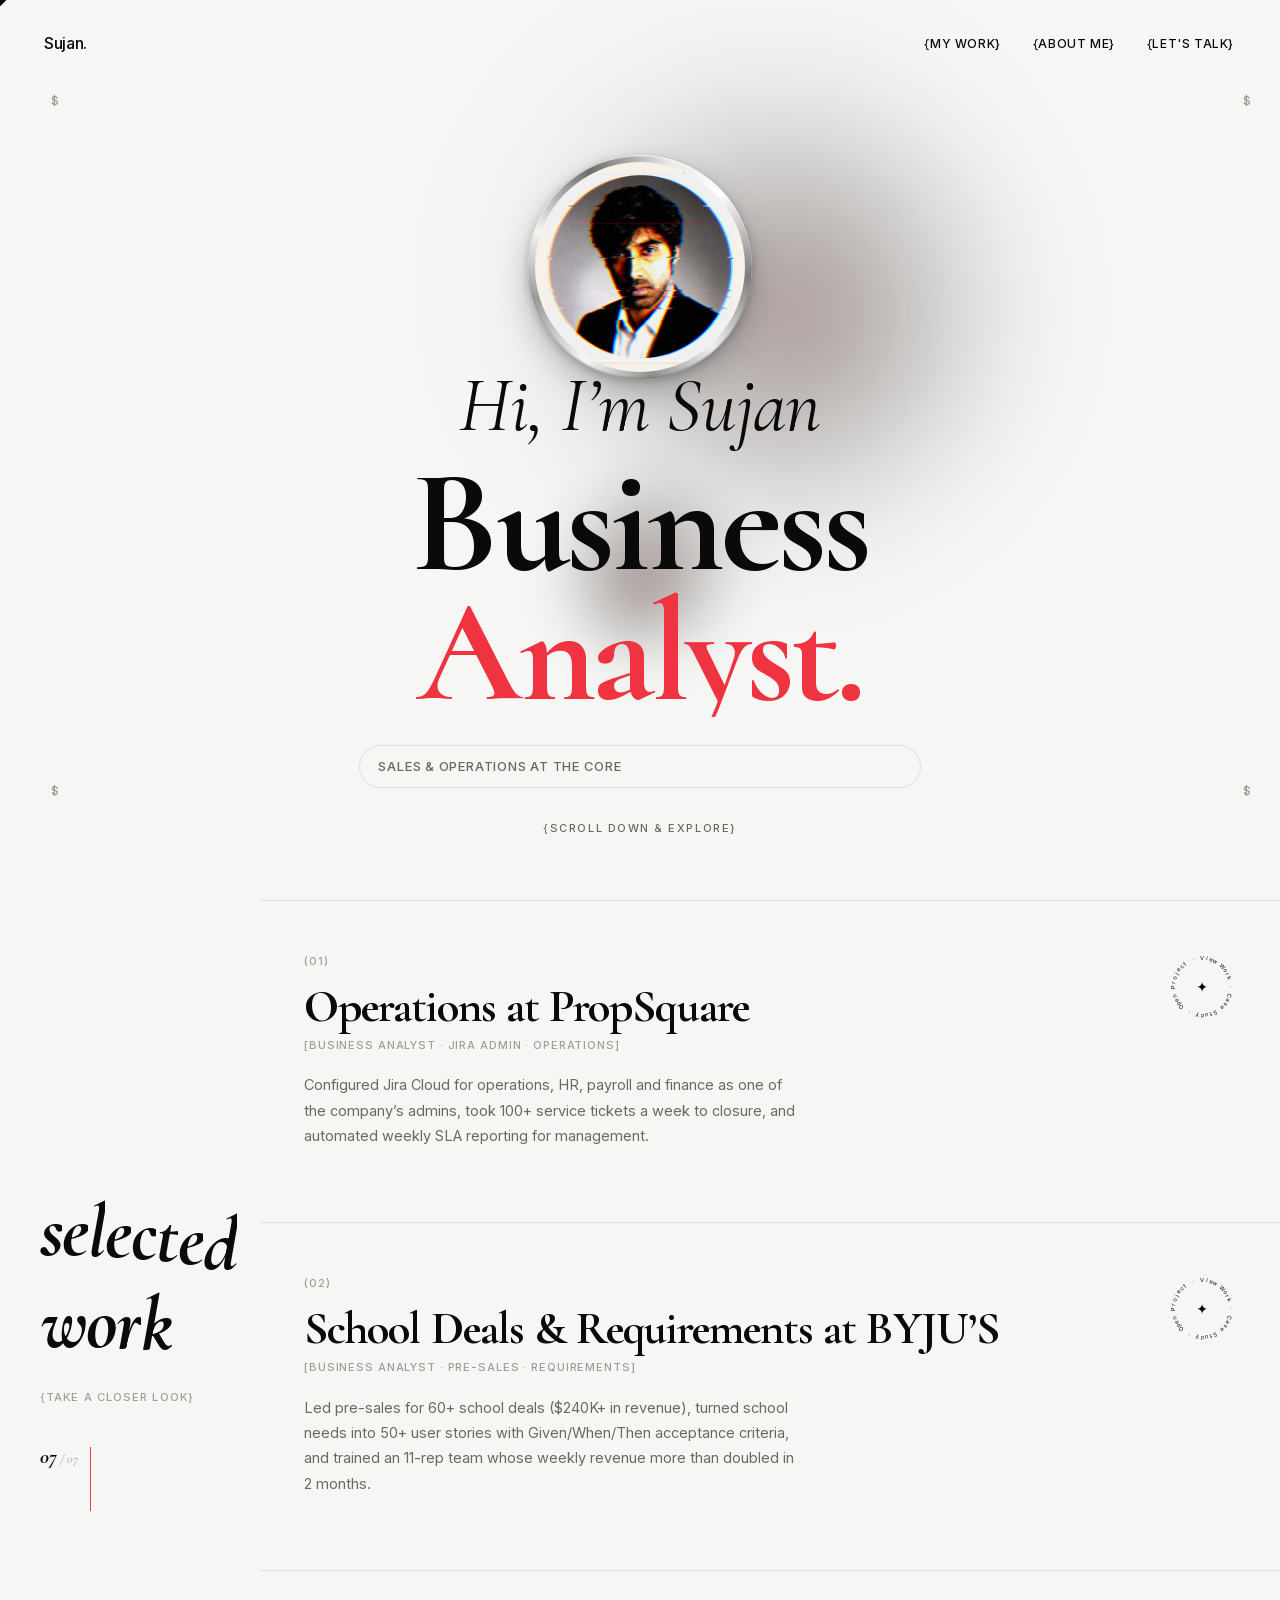
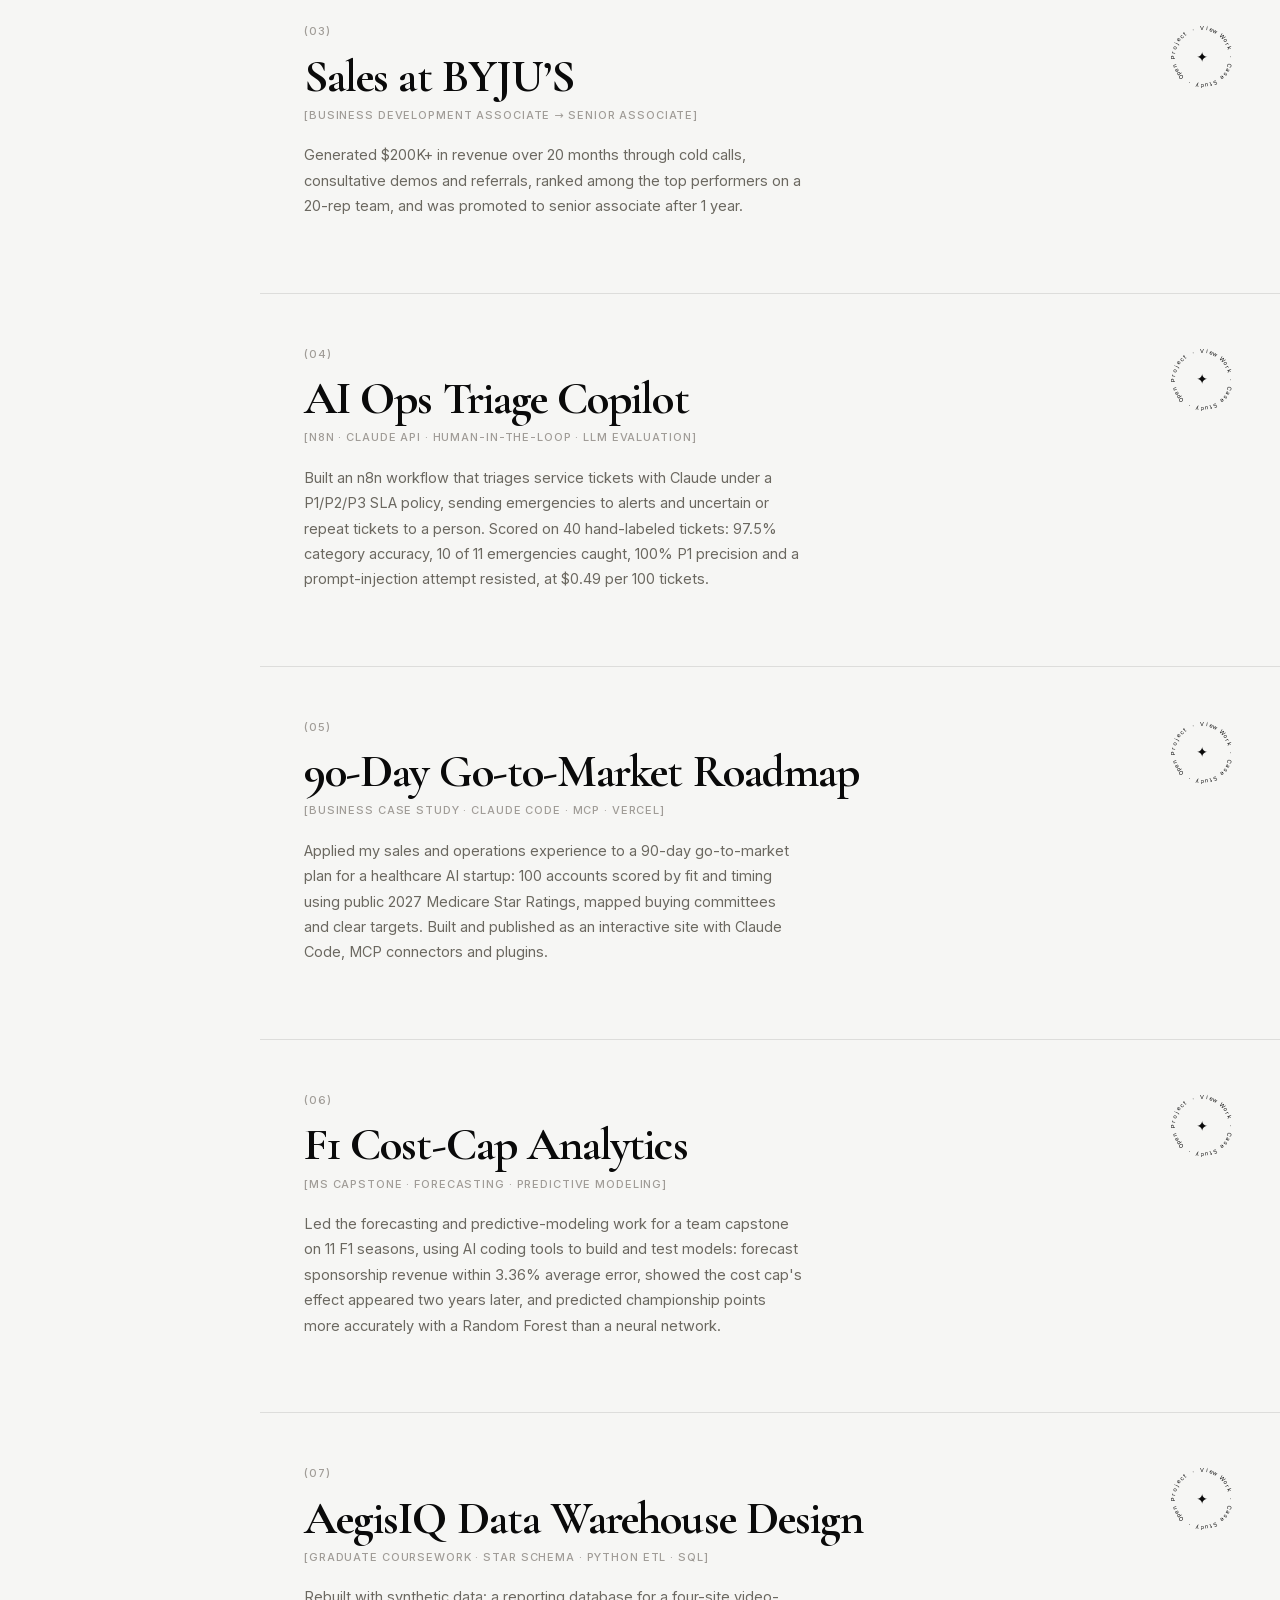
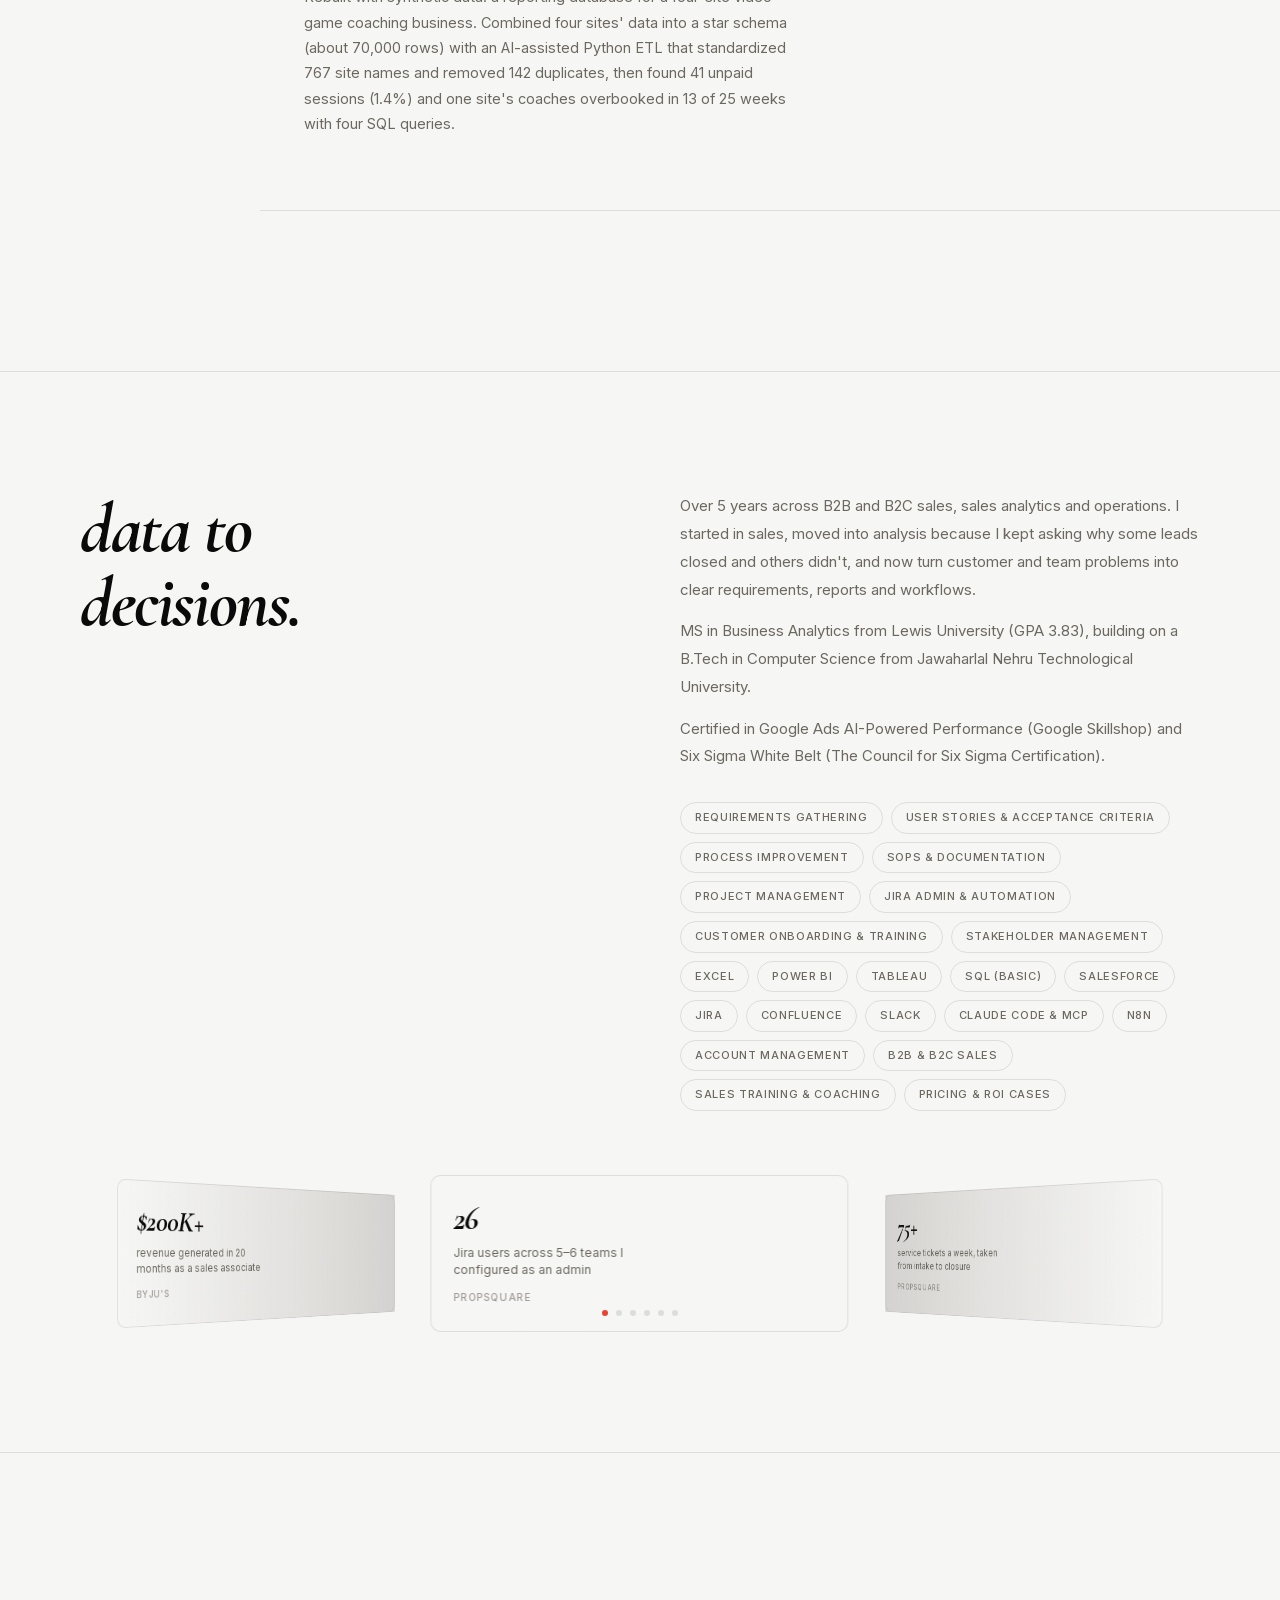
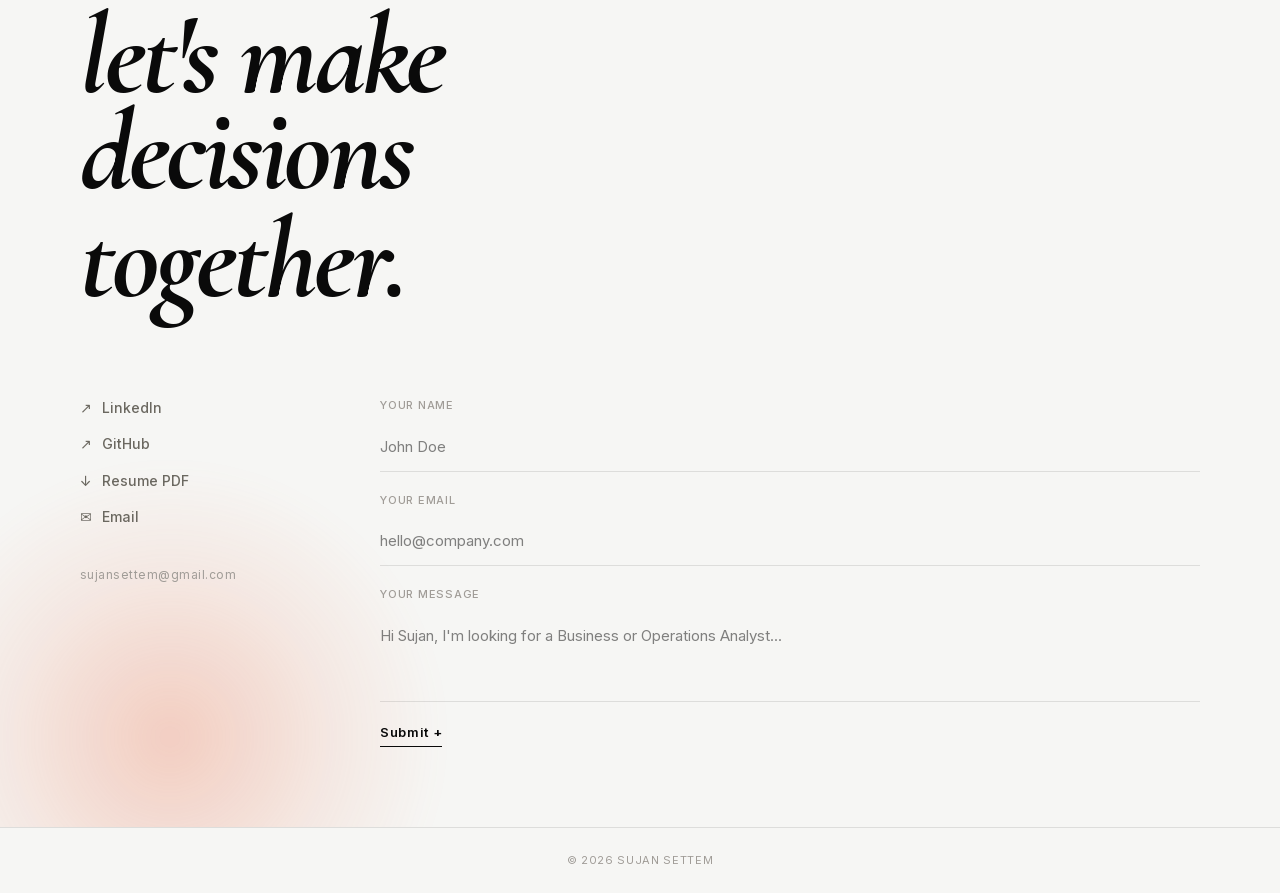
<file: index.html>
<!DOCTYPE html><html lang="en" class="cormorant_garamond_51a371e7-module__A5rFYW__variable cormorant_4e543290-module__CKMy_q__variable inter_c15e96cb-module__0bjUvq__variable font-sans geist_da832ead-module__aN_Ytq__variable"><head><meta charSet="utf-8"/><meta name="viewport" content="width=device-width, initial-scale=1"/><link rel="preload" href="/_next/static/media/01e4147cff8141ee-s.p.3huc2loe0ie8a.woff2" as="font" crossorigin="" type="font/woff2"/><link rel="preload" href="/_next/static/media/61f83d1116c3c119-s.p.1i770ixt5m62g.woff2" as="font" crossorigin="" type="font/woff2"/><link rel="preload" href="/_next/static/media/83afe278b6a6bb3c-s.p.2bn3s6zvc0dyp.woff2" as="font" crossorigin="" type="font/woff2"/><link rel="preload" href="/_next/static/media/8bd76523131fa0fc-s.p.1pvupmngxrt5z.woff2" as="font" crossorigin="" type="font/woff2"/><link rel="preload" href="/_next/static/media/caa3a2e1cccd8315-s.p.0wgildi0cnwt9.woff2" as="font" crossorigin="" type="font/woff2"/><link rel="preload" href="/_next/static/media/daa29454a3e61cb2-s.p.25_z0nxfvnd9o.woff2" as="font" crossorigin="" type="font/woff2"/><link rel="preload" as="image" href="/sujan-art.png"/><link rel="stylesheet" href="/_next/static/chunks/0pormahwbj4th.css" data-precedence="next"/><link rel="stylesheet" href="/_next/static/chunks/2q7mz4m9shapq.css" data-precedence="next"/><link rel="preload" as="script" fetchPriority="low" href="/_next/static/chunks/310vm2bl3xxpt.js"/><script src="/_next/static/chunks/19mx3mg6lkumu.js" async=""></script><script src="/_next/static/chunks/27t_qfc-3_lzs.js" async=""></script><script src="/_next/static/chunks/1umjmroatobi6.js" async=""></script><script src="/_next/static/chunks/turbopack-207gbjc7i4a-q.js" async=""></script><script src="/_next/static/chunks/3iyr0mhquzu4t.js" async=""></script><script src="/_next/static/chunks/32o2gcaey0se2.js" async=""></script><script src="/_next/static/chunks/03tij-265585c.js" async=""></script><script src="/_next/static/chunks/29v4rcnzxc_ya.js" async=""></script><meta name="next-size-adjust" content=""/><title>Sujan Settem | Business &amp; Operations Analyst</title><meta name="description" content="Business and operations analyst specializing in sales and operations: Jira administration and SLA automation, requirements and user stories, and sales enablement. 5+ years · MS Business Analytics · Chicago, IL."/><link rel="icon" href="/favicon.ico?favicon.2vob68tjqpejf.ico" sizes="256x256" type="image/x-icon"/><script src="/_next/static/chunks/0cz1d0mv5g_q7.js" noModule=""></script></head><body><div hidden=""><!--$--><!--/$--></div><nav class="nav"><span class="nav-logo">Sujan.</span><ul class="nav-links nav-css-hover"><li><a href="#work"><span class="nav-link-text">{MY WORK}</span></a></li><li><a href="#about"><span class="nav-link-text">{ABOUT ME}</span></a></li><li><a href="#contact"><span class="nav-link-text">{LET&#x27;S TALK}</span></a></li></ul></nav><section class="hero" id="top"><div style="position:absolute;top:90px;left:44px"><div class="cross" aria-hidden="true"><span class="cross-symbol" style="opacity:0;transform:scale(0.4)">+</span></div></div><div style="position:absolute;top:90px;right:44px"><div class="cross" aria-hidden="true"><span class="cross-symbol" style="opacity:0;transform:scale(0.4)">+</span></div></div><div style="position:absolute;bottom:120px;left:44px"><div class="cross" aria-hidden="true"><span class="cross-symbol" style="opacity:0;transform:scale(0.4)">+</span></div></div><div style="position:absolute;bottom:120px;right:44px"><div class="cross" aria-hidden="true"><span class="cross-symbol" style="opacity:0;transform:scale(0.4)">+</span></div></div><div class="hero-inner"><div class="hero-photo-wrap" style="transform:none"><img src="/sujan-art.png" alt="Sujan Settem" class="hero-photo" style="clip-path:circle(0% at 50% 50%)"/></div><h1 class="hero-headline"><span class="line-wrap"><span class="line-sm"><span class="kchar" style="opacity:0;filter:blur(10px);font-weight:300;transform:translateY(110%)">H</span><span class="kchar" style="opacity:0;filter:blur(10px);font-weight:300;transform:translateY(110%)">i</span><span class="kchar" style="opacity:0;filter:blur(10px);font-weight:300;transform:translateY(110%)">,</span><span class="kchar" style="opacity:0;filter:blur(10px);font-weight:300;transform:translateY(110%)"> </span><span class="kchar" style="opacity:0;filter:blur(10px);font-weight:300;transform:translateY(110%)">I</span><span class="kchar" style="opacity:0;filter:blur(10px);font-weight:300;transform:translateY(110%)">’</span><span class="kchar" style="opacity:0;filter:blur(10px);font-weight:300;transform:translateY(110%)">m</span><span class="kchar" style="opacity:0;filter:blur(10px);font-weight:300;transform:translateY(110%)"> </span><span class="kchar" style="opacity:0;filter:blur(10px);font-weight:300;transform:translateY(110%)">S</span><span class="kchar" style="opacity:0;filter:blur(10px);font-weight:300;transform:translateY(110%)">u</span><span class="kchar" style="opacity:0;filter:blur(10px);font-weight:300;transform:translateY(110%)">j</span><span class="kchar" style="opacity:0;filter:blur(10px);font-weight:300;transform:translateY(110%)">a</span><span class="kchar" style="opacity:0;filter:blur(10px);font-weight:300;transform:translateY(110%)">n</span></span></span><span class="line-wrap"><span class="line-lg"><span class="kchar" style="opacity:0;filter:blur(10px);font-weight:300;transform:translateY(110%)">B</span><span class="kchar" style="opacity:0;filter:blur(10px);font-weight:300;transform:translateY(110%)">u</span><span class="kchar" style="opacity:0;filter:blur(10px);font-weight:300;transform:translateY(110%)">s</span><span class="kchar" style="opacity:0;filter:blur(10px);font-weight:300;transform:translateY(110%)">i</span><span class="kchar" style="opacity:0;filter:blur(10px);font-weight:300;transform:translateY(110%)">n</span><span class="kchar" style="opacity:0;filter:blur(10px);font-weight:300;transform:translateY(110%)">e</span><span class="kchar" style="opacity:0;filter:blur(10px);font-weight:300;transform:translateY(110%)">s</span><span class="kchar" style="opacity:0;filter:blur(10px);font-weight:300;transform:translateY(110%)">s</span></span></span><span class="line-wrap"><span class="line-red"><span class="kchar" style="opacity:0;filter:blur(10px);font-weight:300;transform:translateY(110%)">A</span><span class="kchar" style="opacity:0;filter:blur(10px);font-weight:300;transform:translateY(110%)">n</span><span class="kchar" style="opacity:0;filter:blur(10px);font-weight:300;transform:translateY(110%)">a</span><span class="kchar" style="opacity:0;filter:blur(10px);font-weight:300;transform:translateY(110%)">l</span><span class="kchar" style="opacity:0;filter:blur(10px);font-weight:300;transform:translateY(110%)">y</span><span class="kchar" style="opacity:0;filter:blur(10px);font-weight:300;transform:translateY(110%)">s</span><span class="kchar" style="opacity:0;filter:blur(10px);font-weight:300;transform:translateY(110%)">t</span><span class="kchar" style="opacity:0;filter:blur(10px);font-weight:300;transform:translateY(110%)">.</span></span></span></h1><button type="button" class="hero-focus" aria-label="Sales and operations focus: Jira admin &amp; SLA automation, field operations &amp; ticket closure, requirements &amp; user stories, sales enablement &amp; pipeline" style="opacity:0;transform:translateY(8px)"><span class="hero-focus-label">sales &amp; operations at the core</span><span class="hero-focus-roll" aria-hidden="true"><span class="hero-focus-word" style="opacity:1;transform:none">Jira admin &amp; SLA automation</span></span></button><p class="hero-scroll" style="opacity:0;transform:translateY(8px)">{scroll down &amp; explore}</p></div><canvas class="hero-glow-canvas" aria-hidden="true"></canvas></section><section class="work-section" id="work"><div class="work-layout"><div class="work-sticky"><div class="work-sticky-label"><span style="display:block;width:fit-content;white-space:nowrap"><span style="position:relative;display:inline-block;overflow:hidden;line-height:1.05"><span style="display:inline-block">s</span><span aria-hidden="true" style="display:inline-block;position:absolute;left:0;top:0;transform:translateY(100%)">s</span></span><span style="position:relative;display:inline-block;overflow:hidden;line-height:1.05"><span style="display:inline-block">e</span><span aria-hidden="true" style="display:inline-block;position:absolute;left:0;top:0;transform:translateY(100%)">e</span></span><span style="position:relative;display:inline-block;overflow:hidden;line-height:1.05"><span style="display:inline-block">l</span><span aria-hidden="true" style="display:inline-block;position:absolute;left:0;top:0;transform:translateY(100%)">l</span></span><span style="position:relative;display:inline-block;overflow:hidden;line-height:1.05"><span style="display:inline-block">e</span><span aria-hidden="true" style="display:inline-block;position:absolute;left:0;top:0;transform:translateY(100%)">e</span></span><span style="position:relative;display:inline-block;overflow:hidden;line-height:1.05"><span style="display:inline-block">c</span><span aria-hidden="true" style="display:inline-block;position:absolute;left:0;top:0;transform:translateY(100%)">c</span></span><span style="position:relative;display:inline-block;overflow:hidden;line-height:1.05"><span style="display:inline-block">t</span><span aria-hidden="true" style="display:inline-block;position:absolute;left:0;top:0;transform:translateY(100%)">t</span></span><span style="position:relative;display:inline-block;overflow:hidden;line-height:1.05"><span style="display:inline-block">e</span><span aria-hidden="true" style="display:inline-block;position:absolute;left:0;top:0;transform:translateY(100%)">e</span></span><span style="position:relative;display:inline-block;overflow:hidden;line-height:1.05"><span style="display:inline-block">d</span><span aria-hidden="true" style="display:inline-block;position:absolute;left:0;top:0;transform:translateY(100%)">d</span></span></span><span style="display:block;width:fit-content;white-space:nowrap"><span style="position:relative;display:inline-block;overflow:hidden;line-height:1.05"><span style="display:inline-block">w</span><span aria-hidden="true" style="display:inline-block;position:absolute;left:0;top:0;transform:translateY(100%)">w</span></span><span style="position:relative;display:inline-block;overflow:hidden;line-height:1.05"><span style="display:inline-block">o</span><span aria-hidden="true" style="display:inline-block;position:absolute;left:0;top:0;transform:translateY(100%)">o</span></span><span style="position:relative;display:inline-block;overflow:hidden;line-height:1.05"><span style="display:inline-block">r</span><span aria-hidden="true" style="display:inline-block;position:absolute;left:0;top:0;transform:translateY(100%)">r</span></span><span style="position:relative;display:inline-block;overflow:hidden;line-height:1.05"><span style="display:inline-block">k</span><span aria-hidden="true" style="display:inline-block;position:absolute;left:0;top:0;transform:translateY(100%)">k</span></span></span></div><p class="work-sticky-sub">{take a closer look}</p><div class="work-progress"><span class="work-progress-count">01<span class="work-progress-total"> / <!-- -->07</span></span><div class="work-progress-track"><div class="work-progress-fill"></div></div></div></div><div class="work-list"><div class="work-item" style="opacity:0"><a class="badge badge-live" href="/work/propsquare-operations" target="_blank" rel="noreferrer" aria-label="View project — click here"><div class="badge-visual"><svg class="badge-svg" viewBox="0 0 66 66"><text x="33" y="7" font-size="5.5" fill="#0A0A0A" text-anchor="middle" transform="rotate(0,33,7)">V</text><text x="37.067296" y="7.320103" font-size="5.5" fill="#0A0A0A" text-anchor="middle" transform="rotate(9,37.067296,7.320103)">i</text><text x="41.034442" y="8.272531" font-size="5.5" fill="#0A0A0A" text-anchor="middle" transform="rotate(18,41.034442,8.272531)">e</text><text x="44.803753" y="9.83383" font-size="5.5" fill="#0A0A0A" text-anchor="middle" transform="rotate(27,44.803753,9.83383)">w</text><text x="48.282417" y="11.965558" font-size="5.5" fill="#0A0A0A" text-anchor="middle" transform="rotate(36,48.282417,11.965558)"> </text><text x="51.384776" y="14.615224" font-size="5.5" fill="#0A0A0A" text-anchor="middle" transform="rotate(45,51.384776,14.615224)">W</text><text x="54.034442" y="17.717583" font-size="5.5" fill="#0A0A0A" text-anchor="middle" transform="rotate(54,54.034442,17.717583)">o</text><text x="56.16617" y="21.196247" font-size="5.5" fill="#0A0A0A" text-anchor="middle" transform="rotate(63,56.16617,21.196247)">r</text><text x="57.727469" y="24.965558" font-size="5.5" fill="#0A0A0A" text-anchor="middle" transform="rotate(72,57.727469,24.965558)">k</text><text x="58.679897" y="28.932704" font-size="5.5" fill="#0A0A0A" text-anchor="middle" transform="rotate(81,58.679897,28.932704)"> </text><text x="59" y="33" font-size="5.5" fill="#0A0A0A" text-anchor="middle" transform="rotate(90,59,33)">·</text><text x="58.679897" y="37.067296" font-size="5.5" fill="#0A0A0A" text-anchor="middle" transform="rotate(99,58.679897,37.067296)"> </text><text x="57.727469" y="41.034442" font-size="5.5" fill="#0A0A0A" text-anchor="middle" transform="rotate(108,57.727469,41.034442)">C</text><text x="56.16617" y="44.803753" font-size="5.5" fill="#0A0A0A" text-anchor="middle" transform="rotate(117,56.16617,44.803753)">a</text><text x="54.034442" y="48.282417" font-size="5.5" fill="#0A0A0A" text-anchor="middle" transform="rotate(126,54.034442,48.282417)">s</text><text x="51.384776" y="51.384776" font-size="5.5" fill="#0A0A0A" text-anchor="middle" transform="rotate(135,51.384776,51.384776)">e</text><text x="48.282417" y="54.034442" font-size="5.5" fill="#0A0A0A" text-anchor="middle" transform="rotate(144,48.282417,54.034442)"> </text><text x="44.803753" y="56.16617" font-size="5.5" fill="#0A0A0A" text-anchor="middle" transform="rotate(153,44.803753,56.16617)">S</text><text x="41.034442" y="57.727469" font-size="5.5" fill="#0A0A0A" text-anchor="middle" transform="rotate(162,41.034442,57.727469)">t</text><text x="37.067296" y="58.679897" font-size="5.5" fill="#0A0A0A" text-anchor="middle" transform="rotate(171,37.067296,58.679897)">u</text><text x="33" y="59" font-size="5.5" fill="#0A0A0A" text-anchor="middle" transform="rotate(180,33,59)">d</text><text x="28.932704" y="58.679897" font-size="5.5" fill="#0A0A0A" text-anchor="middle" transform="rotate(189,28.932704,58.679897)">y</text><text x="24.965558" y="57.727469" font-size="5.5" fill="#0A0A0A" text-anchor="middle" transform="rotate(198,24.965558,57.727469)"> </text><text x="21.196247" y="56.16617" font-size="5.5" fill="#0A0A0A" text-anchor="middle" transform="rotate(207,21.196247,56.16617)">·</text><text x="17.717583" y="54.034442" font-size="5.5" fill="#0A0A0A" text-anchor="middle" transform="rotate(216,17.717583,54.034442)"> </text><text x="14.615224" y="51.384776" font-size="5.5" fill="#0A0A0A" text-anchor="middle" transform="rotate(225,14.615224,51.384776)">O</text><text x="11.965558" y="48.282417" font-size="5.5" fill="#0A0A0A" text-anchor="middle" transform="rotate(234,11.965558,48.282417)">p</text><text x="9.83383" y="44.803753" font-size="5.5" fill="#0A0A0A" text-anchor="middle" transform="rotate(243,9.83383,44.803753)">e</text><text x="8.272531" y="41.034442" font-size="5.5" fill="#0A0A0A" text-anchor="middle" transform="rotate(252,8.272531,41.034442)">n</text><text x="7.320103" y="37.067296" font-size="5.5" fill="#0A0A0A" text-anchor="middle" transform="rotate(261,7.320103,37.067296)"> </text><text x="7" y="33" font-size="5.5" fill="#0A0A0A" text-anchor="middle" transform="rotate(270,7,33)">P</text><text x="7.320103" y="28.932704" font-size="5.5" fill="#0A0A0A" text-anchor="middle" transform="rotate(279,7.320103,28.932704)">r</text><text x="8.272531" y="24.965558" font-size="5.5" fill="#0A0A0A" text-anchor="middle" transform="rotate(288,8.272531,24.965558)">o</text><text x="9.83383" y="21.196247" font-size="5.5" fill="#0A0A0A" text-anchor="middle" transform="rotate(297,9.83383,21.196247)">j</text><text x="11.965558" y="17.717583" font-size="5.5" fill="#0A0A0A" text-anchor="middle" transform="rotate(306,11.965558,17.717583)">e</text><text x="14.615224" y="14.615224" font-size="5.5" fill="#0A0A0A" text-anchor="middle" transform="rotate(315,14.615224,14.615224)">c</text><text x="17.717583" y="11.965558" font-size="5.5" fill="#0A0A0A" text-anchor="middle" transform="rotate(324,17.717583,11.965558)">t</text><text x="21.196247" y="9.83383" font-size="5.5" fill="#0A0A0A" text-anchor="middle" transform="rotate(333,21.196247,9.83383)"> </text><text x="24.965558" y="8.272531" font-size="5.5" fill="#0A0A0A" text-anchor="middle" transform="rotate(342,24.965558,8.272531)">·</text><text x="28.932704" y="7.320103" font-size="5.5" fill="#0A0A0A" text-anchor="middle" transform="rotate(351,28.932704,7.320103)"> </text></svg><div class="badge-star" style="opacity:1">✦</div><div class="badge-click-wrap" style="opacity:0"><div class="badge-click" aria-hidden="true"><div class="badge-click-row"><span class="badge-click-slot"><span class="badge-click-glyph">C</span></span><span class="badge-click-slot"><span class="badge-click-glyph">L</span></span><span class="badge-click-slot"><span class="badge-click-glyph">I</span></span><span class="badge-click-slot"><span class="badge-click-glyph">C</span></span><span class="badge-click-slot"><span class="badge-click-glyph">K</span></span></div><div class="badge-click-row"><span class="badge-click-slot"><span class="badge-click-glyph">H</span></span><span class="badge-click-slot"><span class="badge-click-glyph">E</span></span><span class="badge-click-slot"><span class="badge-click-glyph">R</span></span><span class="badge-click-slot"><span class="badge-click-glyph">E</span></span></div></div></div></div></a><p class="work-num">(01)</p><h2 class="work-title">Operations at PropSquare</h2><p class="work-tag">[BUSINESS ANALYST · JIRA ADMIN · OPERATIONS]</p><p class="work-desc">Configured Jira Cloud for operations, HR, payroll and finance as one of the company’s admins, took 100+ service tickets a week to closure, and automated weekly SLA reporting for management.</p></div><div class="work-item" style="opacity:0"><a class="badge badge-live" href="/work/byjus" target="_blank" rel="noreferrer" aria-label="View project — click here"><div class="badge-visual"><svg class="badge-svg" viewBox="0 0 66 66"><text x="33" y="7" font-size="5.5" fill="#0A0A0A" text-anchor="middle" transform="rotate(0,33,7)">V</text><text x="37.067296" y="7.320103" font-size="5.5" fill="#0A0A0A" text-anchor="middle" transform="rotate(9,37.067296,7.320103)">i</text><text x="41.034442" y="8.272531" font-size="5.5" fill="#0A0A0A" text-anchor="middle" transform="rotate(18,41.034442,8.272531)">e</text><text x="44.803753" y="9.83383" font-size="5.5" fill="#0A0A0A" text-anchor="middle" transform="rotate(27,44.803753,9.83383)">w</text><text x="48.282417" y="11.965558" font-size="5.5" fill="#0A0A0A" text-anchor="middle" transform="rotate(36,48.282417,11.965558)"> </text><text x="51.384776" y="14.615224" font-size="5.5" fill="#0A0A0A" text-anchor="middle" transform="rotate(45,51.384776,14.615224)">W</text><text x="54.034442" y="17.717583" font-size="5.5" fill="#0A0A0A" text-anchor="middle" transform="rotate(54,54.034442,17.717583)">o</text><text x="56.16617" y="21.196247" font-size="5.5" fill="#0A0A0A" text-anchor="middle" transform="rotate(63,56.16617,21.196247)">r</text><text x="57.727469" y="24.965558" font-size="5.5" fill="#0A0A0A" text-anchor="middle" transform="rotate(72,57.727469,24.965558)">k</text><text x="58.679897" y="28.932704" font-size="5.5" fill="#0A0A0A" text-anchor="middle" transform="rotate(81,58.679897,28.932704)"> </text><text x="59" y="33" font-size="5.5" fill="#0A0A0A" text-anchor="middle" transform="rotate(90,59,33)">·</text><text x="58.679897" y="37.067296" font-size="5.5" fill="#0A0A0A" text-anchor="middle" transform="rotate(99,58.679897,37.067296)"> </text><text x="57.727469" y="41.034442" font-size="5.5" fill="#0A0A0A" text-anchor="middle" transform="rotate(108,57.727469,41.034442)">C</text><text x="56.16617" y="44.803753" font-size="5.5" fill="#0A0A0A" text-anchor="middle" transform="rotate(117,56.16617,44.803753)">a</text><text x="54.034442" y="48.282417" font-size="5.5" fill="#0A0A0A" text-anchor="middle" transform="rotate(126,54.034442,48.282417)">s</text><text x="51.384776" y="51.384776" font-size="5.5" fill="#0A0A0A" text-anchor="middle" transform="rotate(135,51.384776,51.384776)">e</text><text x="48.282417" y="54.034442" font-size="5.5" fill="#0A0A0A" text-anchor="middle" transform="rotate(144,48.282417,54.034442)"> </text><text x="44.803753" y="56.16617" font-size="5.5" fill="#0A0A0A" text-anchor="middle" transform="rotate(153,44.803753,56.16617)">S</text><text x="41.034442" y="57.727469" font-size="5.5" fill="#0A0A0A" text-anchor="middle" transform="rotate(162,41.034442,57.727469)">t</text><text x="37.067296" y="58.679897" font-size="5.5" fill="#0A0A0A" text-anchor="middle" transform="rotate(171,37.067296,58.679897)">u</text><text x="33" y="59" font-size="5.5" fill="#0A0A0A" text-anchor="middle" transform="rotate(180,33,59)">d</text><text x="28.932704" y="58.679897" font-size="5.5" fill="#0A0A0A" text-anchor="middle" transform="rotate(189,28.932704,58.679897)">y</text><text x="24.965558" y="57.727469" font-size="5.5" fill="#0A0A0A" text-anchor="middle" transform="rotate(198,24.965558,57.727469)"> </text><text x="21.196247" y="56.16617" font-size="5.5" fill="#0A0A0A" text-anchor="middle" transform="rotate(207,21.196247,56.16617)">·</text><text x="17.717583" y="54.034442" font-size="5.5" fill="#0A0A0A" text-anchor="middle" transform="rotate(216,17.717583,54.034442)"> </text><text x="14.615224" y="51.384776" font-size="5.5" fill="#0A0A0A" text-anchor="middle" transform="rotate(225,14.615224,51.384776)">O</text><text x="11.965558" y="48.282417" font-size="5.5" fill="#0A0A0A" text-anchor="middle" transform="rotate(234,11.965558,48.282417)">p</text><text x="9.83383" y="44.803753" font-size="5.5" fill="#0A0A0A" text-anchor="middle" transform="rotate(243,9.83383,44.803753)">e</text><text x="8.272531" y="41.034442" font-size="5.5" fill="#0A0A0A" text-anchor="middle" transform="rotate(252,8.272531,41.034442)">n</text><text x="7.320103" y="37.067296" font-size="5.5" fill="#0A0A0A" text-anchor="middle" transform="rotate(261,7.320103,37.067296)"> </text><text x="7" y="33" font-size="5.5" fill="#0A0A0A" text-anchor="middle" transform="rotate(270,7,33)">P</text><text x="7.320103" y="28.932704" font-size="5.5" fill="#0A0A0A" text-anchor="middle" transform="rotate(279,7.320103,28.932704)">r</text><text x="8.272531" y="24.965558" font-size="5.5" fill="#0A0A0A" text-anchor="middle" transform="rotate(288,8.272531,24.965558)">o</text><text x="9.83383" y="21.196247" font-size="5.5" fill="#0A0A0A" text-anchor="middle" transform="rotate(297,9.83383,21.196247)">j</text><text x="11.965558" y="17.717583" font-size="5.5" fill="#0A0A0A" text-anchor="middle" transform="rotate(306,11.965558,17.717583)">e</text><text x="14.615224" y="14.615224" font-size="5.5" fill="#0A0A0A" text-anchor="middle" transform="rotate(315,14.615224,14.615224)">c</text><text x="17.717583" y="11.965558" font-size="5.5" fill="#0A0A0A" text-anchor="middle" transform="rotate(324,17.717583,11.965558)">t</text><text x="21.196247" y="9.83383" font-size="5.5" fill="#0A0A0A" text-anchor="middle" transform="rotate(333,21.196247,9.83383)"> </text><text x="24.965558" y="8.272531" font-size="5.5" fill="#0A0A0A" text-anchor="middle" transform="rotate(342,24.965558,8.272531)">·</text><text x="28.932704" y="7.320103" font-size="5.5" fill="#0A0A0A" text-anchor="middle" transform="rotate(351,28.932704,7.320103)"> </text></svg><div class="badge-star" style="opacity:1">✦</div><div class="badge-click-wrap" style="opacity:0"><div class="badge-click" aria-hidden="true"><div class="badge-click-row"><span class="badge-click-slot"><span class="badge-click-glyph">C</span></span><span class="badge-click-slot"><span class="badge-click-glyph">L</span></span><span class="badge-click-slot"><span class="badge-click-glyph">I</span></span><span class="badge-click-slot"><span class="badge-click-glyph">C</span></span><span class="badge-click-slot"><span class="badge-click-glyph">K</span></span></div><div class="badge-click-row"><span class="badge-click-slot"><span class="badge-click-glyph">H</span></span><span class="badge-click-slot"><span class="badge-click-glyph">E</span></span><span class="badge-click-slot"><span class="badge-click-glyph">R</span></span><span class="badge-click-slot"><span class="badge-click-glyph">E</span></span></div></div></div></div></a><p class="work-num">(02)</p><h2 class="work-title">School Deals &amp; Requirements at BYJU’S</h2><p class="work-tag">[BUSINESS ANALYST · PRE-SALES · REQUIREMENTS]</p><p class="work-desc">Led pre-sales for 60+ school deals ($240K+ in revenue), turned school needs into 50+ user stories with Given/When/Then acceptance criteria, and trained an 11-rep team whose weekly revenue more than doubled in 2 months.</p></div><div class="work-item" style="opacity:0"><a class="badge badge-live" href="/work/byjus/#sales" target="_blank" rel="noreferrer" aria-label="View project — click here"><div class="badge-visual"><svg class="badge-svg" viewBox="0 0 66 66"><text x="33" y="7" font-size="5.5" fill="#0A0A0A" text-anchor="middle" transform="rotate(0,33,7)">V</text><text x="37.067296" y="7.320103" font-size="5.5" fill="#0A0A0A" text-anchor="middle" transform="rotate(9,37.067296,7.320103)">i</text><text x="41.034442" y="8.272531" font-size="5.5" fill="#0A0A0A" text-anchor="middle" transform="rotate(18,41.034442,8.272531)">e</text><text x="44.803753" y="9.83383" font-size="5.5" fill="#0A0A0A" text-anchor="middle" transform="rotate(27,44.803753,9.83383)">w</text><text x="48.282417" y="11.965558" font-size="5.5" fill="#0A0A0A" text-anchor="middle" transform="rotate(36,48.282417,11.965558)"> </text><text x="51.384776" y="14.615224" font-size="5.5" fill="#0A0A0A" text-anchor="middle" transform="rotate(45,51.384776,14.615224)">W</text><text x="54.034442" y="17.717583" font-size="5.5" fill="#0A0A0A" text-anchor="middle" transform="rotate(54,54.034442,17.717583)">o</text><text x="56.16617" y="21.196247" font-size="5.5" fill="#0A0A0A" text-anchor="middle" transform="rotate(63,56.16617,21.196247)">r</text><text x="57.727469" y="24.965558" font-size="5.5" fill="#0A0A0A" text-anchor="middle" transform="rotate(72,57.727469,24.965558)">k</text><text x="58.679897" y="28.932704" font-size="5.5" fill="#0A0A0A" text-anchor="middle" transform="rotate(81,58.679897,28.932704)"> </text><text x="59" y="33" font-size="5.5" fill="#0A0A0A" text-anchor="middle" transform="rotate(90,59,33)">·</text><text x="58.679897" y="37.067296" font-size="5.5" fill="#0A0A0A" text-anchor="middle" transform="rotate(99,58.679897,37.067296)"> </text><text x="57.727469" y="41.034442" font-size="5.5" fill="#0A0A0A" text-anchor="middle" transform="rotate(108,57.727469,41.034442)">C</text><text x="56.16617" y="44.803753" font-size="5.5" fill="#0A0A0A" text-anchor="middle" transform="rotate(117,56.16617,44.803753)">a</text><text x="54.034442" y="48.282417" font-size="5.5" fill="#0A0A0A" text-anchor="middle" transform="rotate(126,54.034442,48.282417)">s</text><text x="51.384776" y="51.384776" font-size="5.5" fill="#0A0A0A" text-anchor="middle" transform="rotate(135,51.384776,51.384776)">e</text><text x="48.282417" y="54.034442" font-size="5.5" fill="#0A0A0A" text-anchor="middle" transform="rotate(144,48.282417,54.034442)"> </text><text x="44.803753" y="56.16617" font-size="5.5" fill="#0A0A0A" text-anchor="middle" transform="rotate(153,44.803753,56.16617)">S</text><text x="41.034442" y="57.727469" font-size="5.5" fill="#0A0A0A" text-anchor="middle" transform="rotate(162,41.034442,57.727469)">t</text><text x="37.067296" y="58.679897" font-size="5.5" fill="#0A0A0A" text-anchor="middle" transform="rotate(171,37.067296,58.679897)">u</text><text x="33" y="59" font-size="5.5" fill="#0A0A0A" text-anchor="middle" transform="rotate(180,33,59)">d</text><text x="28.932704" y="58.679897" font-size="5.5" fill="#0A0A0A" text-anchor="middle" transform="rotate(189,28.932704,58.679897)">y</text><text x="24.965558" y="57.727469" font-size="5.5" fill="#0A0A0A" text-anchor="middle" transform="rotate(198,24.965558,57.727469)"> </text><text x="21.196247" y="56.16617" font-size="5.5" fill="#0A0A0A" text-anchor="middle" transform="rotate(207,21.196247,56.16617)">·</text><text x="17.717583" y="54.034442" font-size="5.5" fill="#0A0A0A" text-anchor="middle" transform="rotate(216,17.717583,54.034442)"> </text><text x="14.615224" y="51.384776" font-size="5.5" fill="#0A0A0A" text-anchor="middle" transform="rotate(225,14.615224,51.384776)">O</text><text x="11.965558" y="48.282417" font-size="5.5" fill="#0A0A0A" text-anchor="middle" transform="rotate(234,11.965558,48.282417)">p</text><text x="9.83383" y="44.803753" font-size="5.5" fill="#0A0A0A" text-anchor="middle" transform="rotate(243,9.83383,44.803753)">e</text><text x="8.272531" y="41.034442" font-size="5.5" fill="#0A0A0A" text-anchor="middle" transform="rotate(252,8.272531,41.034442)">n</text><text x="7.320103" y="37.067296" font-size="5.5" fill="#0A0A0A" text-anchor="middle" transform="rotate(261,7.320103,37.067296)"> </text><text x="7" y="33" font-size="5.5" fill="#0A0A0A" text-anchor="middle" transform="rotate(270,7,33)">P</text><text x="7.320103" y="28.932704" font-size="5.5" fill="#0A0A0A" text-anchor="middle" transform="rotate(279,7.320103,28.932704)">r</text><text x="8.272531" y="24.965558" font-size="5.5" fill="#0A0A0A" text-anchor="middle" transform="rotate(288,8.272531,24.965558)">o</text><text x="9.83383" y="21.196247" font-size="5.5" fill="#0A0A0A" text-anchor="middle" transform="rotate(297,9.83383,21.196247)">j</text><text x="11.965558" y="17.717583" font-size="5.5" fill="#0A0A0A" text-anchor="middle" transform="rotate(306,11.965558,17.717583)">e</text><text x="14.615224" y="14.615224" font-size="5.5" fill="#0A0A0A" text-anchor="middle" transform="rotate(315,14.615224,14.615224)">c</text><text x="17.717583" y="11.965558" font-size="5.5" fill="#0A0A0A" text-anchor="middle" transform="rotate(324,17.717583,11.965558)">t</text><text x="21.196247" y="9.83383" font-size="5.5" fill="#0A0A0A" text-anchor="middle" transform="rotate(333,21.196247,9.83383)"> </text><text x="24.965558" y="8.272531" font-size="5.5" fill="#0A0A0A" text-anchor="middle" transform="rotate(342,24.965558,8.272531)">·</text><text x="28.932704" y="7.320103" font-size="5.5" fill="#0A0A0A" text-anchor="middle" transform="rotate(351,28.932704,7.320103)"> </text></svg><div class="badge-star" style="opacity:1">✦</div><div class="badge-click-wrap" style="opacity:0"><div class="badge-click" aria-hidden="true"><div class="badge-click-row"><span class="badge-click-slot"><span class="badge-click-glyph">C</span></span><span class="badge-click-slot"><span class="badge-click-glyph">L</span></span><span class="badge-click-slot"><span class="badge-click-glyph">I</span></span><span class="badge-click-slot"><span class="badge-click-glyph">C</span></span><span class="badge-click-slot"><span class="badge-click-glyph">K</span></span></div><div class="badge-click-row"><span class="badge-click-slot"><span class="badge-click-glyph">H</span></span><span class="badge-click-slot"><span class="badge-click-glyph">E</span></span><span class="badge-click-slot"><span class="badge-click-glyph">R</span></span><span class="badge-click-slot"><span class="badge-click-glyph">E</span></span></div></div></div></div></a><p class="work-num">(03)</p><h2 class="work-title">Sales at BYJU’S</h2><p class="work-tag">[BUSINESS DEVELOPMENT ASSOCIATE → SENIOR ASSOCIATE]</p><p class="work-desc">Generated $200K+ in revenue over 20 months through cold calls, consultative demos and referrals, ranked among the top performers on a 20-rep team, and was promoted to senior associate after 1 year.</p></div><div class="work-item" style="opacity:0"><a class="badge badge-live" href="https://github.com/ssettem/ai-ops-triage-copilot" target="_blank" rel="noreferrer" aria-label="View project — click here"><div class="badge-visual"><svg class="badge-svg" viewBox="0 0 66 66"><text x="33" y="7" font-size="5.5" fill="#0A0A0A" text-anchor="middle" transform="rotate(0,33,7)">V</text><text x="37.067296" y="7.320103" font-size="5.5" fill="#0A0A0A" text-anchor="middle" transform="rotate(9,37.067296,7.320103)">i</text><text x="41.034442" y="8.272531" font-size="5.5" fill="#0A0A0A" text-anchor="middle" transform="rotate(18,41.034442,8.272531)">e</text><text x="44.803753" y="9.83383" font-size="5.5" fill="#0A0A0A" text-anchor="middle" transform="rotate(27,44.803753,9.83383)">w</text><text x="48.282417" y="11.965558" font-size="5.5" fill="#0A0A0A" text-anchor="middle" transform="rotate(36,48.282417,11.965558)"> </text><text x="51.384776" y="14.615224" font-size="5.5" fill="#0A0A0A" text-anchor="middle" transform="rotate(45,51.384776,14.615224)">W</text><text x="54.034442" y="17.717583" font-size="5.5" fill="#0A0A0A" text-anchor="middle" transform="rotate(54,54.034442,17.717583)">o</text><text x="56.16617" y="21.196247" font-size="5.5" fill="#0A0A0A" text-anchor="middle" transform="rotate(63,56.16617,21.196247)">r</text><text x="57.727469" y="24.965558" font-size="5.5" fill="#0A0A0A" text-anchor="middle" transform="rotate(72,57.727469,24.965558)">k</text><text x="58.679897" y="28.932704" font-size="5.5" fill="#0A0A0A" text-anchor="middle" transform="rotate(81,58.679897,28.932704)"> </text><text x="59" y="33" font-size="5.5" fill="#0A0A0A" text-anchor="middle" transform="rotate(90,59,33)">·</text><text x="58.679897" y="37.067296" font-size="5.5" fill="#0A0A0A" text-anchor="middle" transform="rotate(99,58.679897,37.067296)"> </text><text x="57.727469" y="41.034442" font-size="5.5" fill="#0A0A0A" text-anchor="middle" transform="rotate(108,57.727469,41.034442)">C</text><text x="56.16617" y="44.803753" font-size="5.5" fill="#0A0A0A" text-anchor="middle" transform="rotate(117,56.16617,44.803753)">a</text><text x="54.034442" y="48.282417" font-size="5.5" fill="#0A0A0A" text-anchor="middle" transform="rotate(126,54.034442,48.282417)">s</text><text x="51.384776" y="51.384776" font-size="5.5" fill="#0A0A0A" text-anchor="middle" transform="rotate(135,51.384776,51.384776)">e</text><text x="48.282417" y="54.034442" font-size="5.5" fill="#0A0A0A" text-anchor="middle" transform="rotate(144,48.282417,54.034442)"> </text><text x="44.803753" y="56.16617" font-size="5.5" fill="#0A0A0A" text-anchor="middle" transform="rotate(153,44.803753,56.16617)">S</text><text x="41.034442" y="57.727469" font-size="5.5" fill="#0A0A0A" text-anchor="middle" transform="rotate(162,41.034442,57.727469)">t</text><text x="37.067296" y="58.679897" font-size="5.5" fill="#0A0A0A" text-anchor="middle" transform="rotate(171,37.067296,58.679897)">u</text><text x="33" y="59" font-size="5.5" fill="#0A0A0A" text-anchor="middle" transform="rotate(180,33,59)">d</text><text x="28.932704" y="58.679897" font-size="5.5" fill="#0A0A0A" text-anchor="middle" transform="rotate(189,28.932704,58.679897)">y</text><text x="24.965558" y="57.727469" font-size="5.5" fill="#0A0A0A" text-anchor="middle" transform="rotate(198,24.965558,57.727469)"> </text><text x="21.196247" y="56.16617" font-size="5.5" fill="#0A0A0A" text-anchor="middle" transform="rotate(207,21.196247,56.16617)">·</text><text x="17.717583" y="54.034442" font-size="5.5" fill="#0A0A0A" text-anchor="middle" transform="rotate(216,17.717583,54.034442)"> </text><text x="14.615224" y="51.384776" font-size="5.5" fill="#0A0A0A" text-anchor="middle" transform="rotate(225,14.615224,51.384776)">O</text><text x="11.965558" y="48.282417" font-size="5.5" fill="#0A0A0A" text-anchor="middle" transform="rotate(234,11.965558,48.282417)">p</text><text x="9.83383" y="44.803753" font-size="5.5" fill="#0A0A0A" text-anchor="middle" transform="rotate(243,9.83383,44.803753)">e</text><text x="8.272531" y="41.034442" font-size="5.5" fill="#0A0A0A" text-anchor="middle" transform="rotate(252,8.272531,41.034442)">n</text><text x="7.320103" y="37.067296" font-size="5.5" fill="#0A0A0A" text-anchor="middle" transform="rotate(261,7.320103,37.067296)"> </text><text x="7" y="33" font-size="5.5" fill="#0A0A0A" text-anchor="middle" transform="rotate(270,7,33)">P</text><text x="7.320103" y="28.932704" font-size="5.5" fill="#0A0A0A" text-anchor="middle" transform="rotate(279,7.320103,28.932704)">r</text><text x="8.272531" y="24.965558" font-size="5.5" fill="#0A0A0A" text-anchor="middle" transform="rotate(288,8.272531,24.965558)">o</text><text x="9.83383" y="21.196247" font-size="5.5" fill="#0A0A0A" text-anchor="middle" transform="rotate(297,9.83383,21.196247)">j</text><text x="11.965558" y="17.717583" font-size="5.5" fill="#0A0A0A" text-anchor="middle" transform="rotate(306,11.965558,17.717583)">e</text><text x="14.615224" y="14.615224" font-size="5.5" fill="#0A0A0A" text-anchor="middle" transform="rotate(315,14.615224,14.615224)">c</text><text x="17.717583" y="11.965558" font-size="5.5" fill="#0A0A0A" text-anchor="middle" transform="rotate(324,17.717583,11.965558)">t</text><text x="21.196247" y="9.83383" font-size="5.5" fill="#0A0A0A" text-anchor="middle" transform="rotate(333,21.196247,9.83383)"> </text><text x="24.965558" y="8.272531" font-size="5.5" fill="#0A0A0A" text-anchor="middle" transform="rotate(342,24.965558,8.272531)">·</text><text x="28.932704" y="7.320103" font-size="5.5" fill="#0A0A0A" text-anchor="middle" transform="rotate(351,28.932704,7.320103)"> </text></svg><div class="badge-star" style="opacity:1">✦</div><div class="badge-click-wrap" style="opacity:0"><div class="badge-click" aria-hidden="true"><div class="badge-click-row"><span class="badge-click-slot"><span class="badge-click-glyph">C</span></span><span class="badge-click-slot"><span class="badge-click-glyph">L</span></span><span class="badge-click-slot"><span class="badge-click-glyph">I</span></span><span class="badge-click-slot"><span class="badge-click-glyph">C</span></span><span class="badge-click-slot"><span class="badge-click-glyph">K</span></span></div><div class="badge-click-row"><span class="badge-click-slot"><span class="badge-click-glyph">H</span></span><span class="badge-click-slot"><span class="badge-click-glyph">E</span></span><span class="badge-click-slot"><span class="badge-click-glyph">R</span></span><span class="badge-click-slot"><span class="badge-click-glyph">E</span></span></div></div></div></div></a><p class="work-num">(04)</p><h2 class="work-title">AI Ops Triage Copilot</h2><p class="work-tag">[n8n · CLAUDE API · HUMAN-IN-THE-LOOP · LLM EVALUATION]</p><p class="work-desc">Built an n8n workflow that triages service tickets with Claude under a P1/P2/P3 SLA policy, sending emergencies to alerts and uncertain or repeat tickets to a person. Scored on 40 hand-labeled tickets: 97.5% category accuracy, 10 of 11 emergencies caught, 100% P1 precision and a prompt-injection attempt resisted, at $0.49 per 100 tickets.</p></div><div class="work-item" style="opacity:0"><a class="badge badge-live" href="https://veridian-roadmap.vercel.app" target="_blank" rel="noreferrer" aria-label="View project — click here"><div class="badge-visual"><svg class="badge-svg" viewBox="0 0 66 66"><text x="33" y="7" font-size="5.5" fill="#0A0A0A" text-anchor="middle" transform="rotate(0,33,7)">V</text><text x="37.067296" y="7.320103" font-size="5.5" fill="#0A0A0A" text-anchor="middle" transform="rotate(9,37.067296,7.320103)">i</text><text x="41.034442" y="8.272531" font-size="5.5" fill="#0A0A0A" text-anchor="middle" transform="rotate(18,41.034442,8.272531)">e</text><text x="44.803753" y="9.83383" font-size="5.5" fill="#0A0A0A" text-anchor="middle" transform="rotate(27,44.803753,9.83383)">w</text><text x="48.282417" y="11.965558" font-size="5.5" fill="#0A0A0A" text-anchor="middle" transform="rotate(36,48.282417,11.965558)"> </text><text x="51.384776" y="14.615224" font-size="5.5" fill="#0A0A0A" text-anchor="middle" transform="rotate(45,51.384776,14.615224)">W</text><text x="54.034442" y="17.717583" font-size="5.5" fill="#0A0A0A" text-anchor="middle" transform="rotate(54,54.034442,17.717583)">o</text><text x="56.16617" y="21.196247" font-size="5.5" fill="#0A0A0A" text-anchor="middle" transform="rotate(63,56.16617,21.196247)">r</text><text x="57.727469" y="24.965558" font-size="5.5" fill="#0A0A0A" text-anchor="middle" transform="rotate(72,57.727469,24.965558)">k</text><text x="58.679897" y="28.932704" font-size="5.5" fill="#0A0A0A" text-anchor="middle" transform="rotate(81,58.679897,28.932704)"> </text><text x="59" y="33" font-size="5.5" fill="#0A0A0A" text-anchor="middle" transform="rotate(90,59,33)">·</text><text x="58.679897" y="37.067296" font-size="5.5" fill="#0A0A0A" text-anchor="middle" transform="rotate(99,58.679897,37.067296)"> </text><text x="57.727469" y="41.034442" font-size="5.5" fill="#0A0A0A" text-anchor="middle" transform="rotate(108,57.727469,41.034442)">C</text><text x="56.16617" y="44.803753" font-size="5.5" fill="#0A0A0A" text-anchor="middle" transform="rotate(117,56.16617,44.803753)">a</text><text x="54.034442" y="48.282417" font-size="5.5" fill="#0A0A0A" text-anchor="middle" transform="rotate(126,54.034442,48.282417)">s</text><text x="51.384776" y="51.384776" font-size="5.5" fill="#0A0A0A" text-anchor="middle" transform="rotate(135,51.384776,51.384776)">e</text><text x="48.282417" y="54.034442" font-size="5.5" fill="#0A0A0A" text-anchor="middle" transform="rotate(144,48.282417,54.034442)"> </text><text x="44.803753" y="56.16617" font-size="5.5" fill="#0A0A0A" text-anchor="middle" transform="rotate(153,44.803753,56.16617)">S</text><text x="41.034442" y="57.727469" font-size="5.5" fill="#0A0A0A" text-anchor="middle" transform="rotate(162,41.034442,57.727469)">t</text><text x="37.067296" y="58.679897" font-size="5.5" fill="#0A0A0A" text-anchor="middle" transform="rotate(171,37.067296,58.679897)">u</text><text x="33" y="59" font-size="5.5" fill="#0A0A0A" text-anchor="middle" transform="rotate(180,33,59)">d</text><text x="28.932704" y="58.679897" font-size="5.5" fill="#0A0A0A" text-anchor="middle" transform="rotate(189,28.932704,58.679897)">y</text><text x="24.965558" y="57.727469" font-size="5.5" fill="#0A0A0A" text-anchor="middle" transform="rotate(198,24.965558,57.727469)"> </text><text x="21.196247" y="56.16617" font-size="5.5" fill="#0A0A0A" text-anchor="middle" transform="rotate(207,21.196247,56.16617)">·</text><text x="17.717583" y="54.034442" font-size="5.5" fill="#0A0A0A" text-anchor="middle" transform="rotate(216,17.717583,54.034442)"> </text><text x="14.615224" y="51.384776" font-size="5.5" fill="#0A0A0A" text-anchor="middle" transform="rotate(225,14.615224,51.384776)">O</text><text x="11.965558" y="48.282417" font-size="5.5" fill="#0A0A0A" text-anchor="middle" transform="rotate(234,11.965558,48.282417)">p</text><text x="9.83383" y="44.803753" font-size="5.5" fill="#0A0A0A" text-anchor="middle" transform="rotate(243,9.83383,44.803753)">e</text><text x="8.272531" y="41.034442" font-size="5.5" fill="#0A0A0A" text-anchor="middle" transform="rotate(252,8.272531,41.034442)">n</text><text x="7.320103" y="37.067296" font-size="5.5" fill="#0A0A0A" text-anchor="middle" transform="rotate(261,7.320103,37.067296)"> </text><text x="7" y="33" font-size="5.5" fill="#0A0A0A" text-anchor="middle" transform="rotate(270,7,33)">P</text><text x="7.320103" y="28.932704" font-size="5.5" fill="#0A0A0A" text-anchor="middle" transform="rotate(279,7.320103,28.932704)">r</text><text x="8.272531" y="24.965558" font-size="5.5" fill="#0A0A0A" text-anchor="middle" transform="rotate(288,8.272531,24.965558)">o</text><text x="9.83383" y="21.196247" font-size="5.5" fill="#0A0A0A" text-anchor="middle" transform="rotate(297,9.83383,21.196247)">j</text><text x="11.965558" y="17.717583" font-size="5.5" fill="#0A0A0A" text-anchor="middle" transform="rotate(306,11.965558,17.717583)">e</text><text x="14.615224" y="14.615224" font-size="5.5" fill="#0A0A0A" text-anchor="middle" transform="rotate(315,14.615224,14.615224)">c</text><text x="17.717583" y="11.965558" font-size="5.5" fill="#0A0A0A" text-anchor="middle" transform="rotate(324,17.717583,11.965558)">t</text><text x="21.196247" y="9.83383" font-size="5.5" fill="#0A0A0A" text-anchor="middle" transform="rotate(333,21.196247,9.83383)"> </text><text x="24.965558" y="8.272531" font-size="5.5" fill="#0A0A0A" text-anchor="middle" transform="rotate(342,24.965558,8.272531)">·</text><text x="28.932704" y="7.320103" font-size="5.5" fill="#0A0A0A" text-anchor="middle" transform="rotate(351,28.932704,7.320103)"> </text></svg><div class="badge-star" style="opacity:1">✦</div><div class="badge-click-wrap" style="opacity:0"><div class="badge-click" aria-hidden="true"><div class="badge-click-row"><span class="badge-click-slot"><span class="badge-click-glyph">C</span></span><span class="badge-click-slot"><span class="badge-click-glyph">L</span></span><span class="badge-click-slot"><span class="badge-click-glyph">I</span></span><span class="badge-click-slot"><span class="badge-click-glyph">C</span></span><span class="badge-click-slot"><span class="badge-click-glyph">K</span></span></div><div class="badge-click-row"><span class="badge-click-slot"><span class="badge-click-glyph">H</span></span><span class="badge-click-slot"><span class="badge-click-glyph">E</span></span><span class="badge-click-slot"><span class="badge-click-glyph">R</span></span><span class="badge-click-slot"><span class="badge-click-glyph">E</span></span></div></div></div></div></a><p class="work-num">(05)</p><h2 class="work-title">90-Day Go-to-Market Roadmap</h2><p class="work-tag">[BUSINESS CASE STUDY · CLAUDE CODE · MCP · VERCEL]</p><p class="work-desc">Applied my sales and operations experience to a 90-day go-to-market plan for a healthcare AI startup: 100 accounts scored by fit and timing using public 2027 Medicare Star Ratings, mapped buying committees and clear targets. Built and published as an interactive site with Claude Code, MCP connectors and plugins.</p></div><div class="work-item" style="opacity:0"><a class="badge badge-live" href="/work/f1-cost-cap-analytics" target="_blank" rel="noreferrer" aria-label="View project — click here"><div class="badge-visual"><svg class="badge-svg" viewBox="0 0 66 66"><text x="33" y="7" font-size="5.5" fill="#0A0A0A" text-anchor="middle" transform="rotate(0,33,7)">V</text><text x="37.067296" y="7.320103" font-size="5.5" fill="#0A0A0A" text-anchor="middle" transform="rotate(9,37.067296,7.320103)">i</text><text x="41.034442" y="8.272531" font-size="5.5" fill="#0A0A0A" text-anchor="middle" transform="rotate(18,41.034442,8.272531)">e</text><text x="44.803753" y="9.83383" font-size="5.5" fill="#0A0A0A" text-anchor="middle" transform="rotate(27,44.803753,9.83383)">w</text><text x="48.282417" y="11.965558" font-size="5.5" fill="#0A0A0A" text-anchor="middle" transform="rotate(36,48.282417,11.965558)"> </text><text x="51.384776" y="14.615224" font-size="5.5" fill="#0A0A0A" text-anchor="middle" transform="rotate(45,51.384776,14.615224)">W</text><text x="54.034442" y="17.717583" font-size="5.5" fill="#0A0A0A" text-anchor="middle" transform="rotate(54,54.034442,17.717583)">o</text><text x="56.16617" y="21.196247" font-size="5.5" fill="#0A0A0A" text-anchor="middle" transform="rotate(63,56.16617,21.196247)">r</text><text x="57.727469" y="24.965558" font-size="5.5" fill="#0A0A0A" text-anchor="middle" transform="rotate(72,57.727469,24.965558)">k</text><text x="58.679897" y="28.932704" font-size="5.5" fill="#0A0A0A" text-anchor="middle" transform="rotate(81,58.679897,28.932704)"> </text><text x="59" y="33" font-size="5.5" fill="#0A0A0A" text-anchor="middle" transform="rotate(90,59,33)">·</text><text x="58.679897" y="37.067296" font-size="5.5" fill="#0A0A0A" text-anchor="middle" transform="rotate(99,58.679897,37.067296)"> </text><text x="57.727469" y="41.034442" font-size="5.5" fill="#0A0A0A" text-anchor="middle" transform="rotate(108,57.727469,41.034442)">C</text><text x="56.16617" y="44.803753" font-size="5.5" fill="#0A0A0A" text-anchor="middle" transform="rotate(117,56.16617,44.803753)">a</text><text x="54.034442" y="48.282417" font-size="5.5" fill="#0A0A0A" text-anchor="middle" transform="rotate(126,54.034442,48.282417)">s</text><text x="51.384776" y="51.384776" font-size="5.5" fill="#0A0A0A" text-anchor="middle" transform="rotate(135,51.384776,51.384776)">e</text><text x="48.282417" y="54.034442" font-size="5.5" fill="#0A0A0A" text-anchor="middle" transform="rotate(144,48.282417,54.034442)"> </text><text x="44.803753" y="56.16617" font-size="5.5" fill="#0A0A0A" text-anchor="middle" transform="rotate(153,44.803753,56.16617)">S</text><text x="41.034442" y="57.727469" font-size="5.5" fill="#0A0A0A" text-anchor="middle" transform="rotate(162,41.034442,57.727469)">t</text><text x="37.067296" y="58.679897" font-size="5.5" fill="#0A0A0A" text-anchor="middle" transform="rotate(171,37.067296,58.679897)">u</text><text x="33" y="59" font-size="5.5" fill="#0A0A0A" text-anchor="middle" transform="rotate(180,33,59)">d</text><text x="28.932704" y="58.679897" font-size="5.5" fill="#0A0A0A" text-anchor="middle" transform="rotate(189,28.932704,58.679897)">y</text><text x="24.965558" y="57.727469" font-size="5.5" fill="#0A0A0A" text-anchor="middle" transform="rotate(198,24.965558,57.727469)"> </text><text x="21.196247" y="56.16617" font-size="5.5" fill="#0A0A0A" text-anchor="middle" transform="rotate(207,21.196247,56.16617)">·</text><text x="17.717583" y="54.034442" font-size="5.5" fill="#0A0A0A" text-anchor="middle" transform="rotate(216,17.717583,54.034442)"> </text><text x="14.615224" y="51.384776" font-size="5.5" fill="#0A0A0A" text-anchor="middle" transform="rotate(225,14.615224,51.384776)">O</text><text x="11.965558" y="48.282417" font-size="5.5" fill="#0A0A0A" text-anchor="middle" transform="rotate(234,11.965558,48.282417)">p</text><text x="9.83383" y="44.803753" font-size="5.5" fill="#0A0A0A" text-anchor="middle" transform="rotate(243,9.83383,44.803753)">e</text><text x="8.272531" y="41.034442" font-size="5.5" fill="#0A0A0A" text-anchor="middle" transform="rotate(252,8.272531,41.034442)">n</text><text x="7.320103" y="37.067296" font-size="5.5" fill="#0A0A0A" text-anchor="middle" transform="rotate(261,7.320103,37.067296)"> </text><text x="7" y="33" font-size="5.5" fill="#0A0A0A" text-anchor="middle" transform="rotate(270,7,33)">P</text><text x="7.320103" y="28.932704" font-size="5.5" fill="#0A0A0A" text-anchor="middle" transform="rotate(279,7.320103,28.932704)">r</text><text x="8.272531" y="24.965558" font-size="5.5" fill="#0A0A0A" text-anchor="middle" transform="rotate(288,8.272531,24.965558)">o</text><text x="9.83383" y="21.196247" font-size="5.5" fill="#0A0A0A" text-anchor="middle" transform="rotate(297,9.83383,21.196247)">j</text><text x="11.965558" y="17.717583" font-size="5.5" fill="#0A0A0A" text-anchor="middle" transform="rotate(306,11.965558,17.717583)">e</text><text x="14.615224" y="14.615224" font-size="5.5" fill="#0A0A0A" text-anchor="middle" transform="rotate(315,14.615224,14.615224)">c</text><text x="17.717583" y="11.965558" font-size="5.5" fill="#0A0A0A" text-anchor="middle" transform="rotate(324,17.717583,11.965558)">t</text><text x="21.196247" y="9.83383" font-size="5.5" fill="#0A0A0A" text-anchor="middle" transform="rotate(333,21.196247,9.83383)"> </text><text x="24.965558" y="8.272531" font-size="5.5" fill="#0A0A0A" text-anchor="middle" transform="rotate(342,24.965558,8.272531)">·</text><text x="28.932704" y="7.320103" font-size="5.5" fill="#0A0A0A" text-anchor="middle" transform="rotate(351,28.932704,7.320103)"> </text></svg><div class="badge-star" style="opacity:1">✦</div><div class="badge-click-wrap" style="opacity:0"><div class="badge-click" aria-hidden="true"><div class="badge-click-row"><span class="badge-click-slot"><span class="badge-click-glyph">C</span></span><span class="badge-click-slot"><span class="badge-click-glyph">L</span></span><span class="badge-click-slot"><span class="badge-click-glyph">I</span></span><span class="badge-click-slot"><span class="badge-click-glyph">C</span></span><span class="badge-click-slot"><span class="badge-click-glyph">K</span></span></div><div class="badge-click-row"><span class="badge-click-slot"><span class="badge-click-glyph">H</span></span><span class="badge-click-slot"><span class="badge-click-glyph">E</span></span><span class="badge-click-slot"><span class="badge-click-glyph">R</span></span><span class="badge-click-slot"><span class="badge-click-glyph">E</span></span></div></div></div></div></a><p class="work-num">(06)</p><h2 class="work-title">F1 Cost-Cap Analytics</h2><p class="work-tag">[MS CAPSTONE · FORECASTING · PREDICTIVE MODELING]</p><p class="work-desc">Led the forecasting and predictive-modeling work for a team capstone on 11 F1 seasons, using AI coding tools to build and test models: forecast sponsorship revenue within 3.36% average error, showed the cost cap&#x27;s effect appeared two years later, and predicted championship points more accurately with a Random Forest than a neural network.</p></div><div class="work-item" style="opacity:0"><a class="badge badge-live" href="https://github.com/ssettem/aegisiq-warehouse" target="_blank" rel="noreferrer" aria-label="View project — click here"><div class="badge-visual"><svg class="badge-svg" viewBox="0 0 66 66"><text x="33" y="7" font-size="5.5" fill="#0A0A0A" text-anchor="middle" transform="rotate(0,33,7)">V</text><text x="37.067296" y="7.320103" font-size="5.5" fill="#0A0A0A" text-anchor="middle" transform="rotate(9,37.067296,7.320103)">i</text><text x="41.034442" y="8.272531" font-size="5.5" fill="#0A0A0A" text-anchor="middle" transform="rotate(18,41.034442,8.272531)">e</text><text x="44.803753" y="9.83383" font-size="5.5" fill="#0A0A0A" text-anchor="middle" transform="rotate(27,44.803753,9.83383)">w</text><text x="48.282417" y="11.965558" font-size="5.5" fill="#0A0A0A" text-anchor="middle" transform="rotate(36,48.282417,11.965558)"> </text><text x="51.384776" y="14.615224" font-size="5.5" fill="#0A0A0A" text-anchor="middle" transform="rotate(45,51.384776,14.615224)">W</text><text x="54.034442" y="17.717583" font-size="5.5" fill="#0A0A0A" text-anchor="middle" transform="rotate(54,54.034442,17.717583)">o</text><text x="56.16617" y="21.196247" font-size="5.5" fill="#0A0A0A" text-anchor="middle" transform="rotate(63,56.16617,21.196247)">r</text><text x="57.727469" y="24.965558" font-size="5.5" fill="#0A0A0A" text-anchor="middle" transform="rotate(72,57.727469,24.965558)">k</text><text x="58.679897" y="28.932704" font-size="5.5" fill="#0A0A0A" text-anchor="middle" transform="rotate(81,58.679897,28.932704)"> </text><text x="59" y="33" font-size="5.5" fill="#0A0A0A" text-anchor="middle" transform="rotate(90,59,33)">·</text><text x="58.679897" y="37.067296" font-size="5.5" fill="#0A0A0A" text-anchor="middle" transform="rotate(99,58.679897,37.067296)"> </text><text x="57.727469" y="41.034442" font-size="5.5" fill="#0A0A0A" text-anchor="middle" transform="rotate(108,57.727469,41.034442)">C</text><text x="56.16617" y="44.803753" font-size="5.5" fill="#0A0A0A" text-anchor="middle" transform="rotate(117,56.16617,44.803753)">a</text><text x="54.034442" y="48.282417" font-size="5.5" fill="#0A0A0A" text-anchor="middle" transform="rotate(126,54.034442,48.282417)">s</text><text x="51.384776" y="51.384776" font-size="5.5" fill="#0A0A0A" text-anchor="middle" transform="rotate(135,51.384776,51.384776)">e</text><text x="48.282417" y="54.034442" font-size="5.5" fill="#0A0A0A" text-anchor="middle" transform="rotate(144,48.282417,54.034442)"> </text><text x="44.803753" y="56.16617" font-size="5.5" fill="#0A0A0A" text-anchor="middle" transform="rotate(153,44.803753,56.16617)">S</text><text x="41.034442" y="57.727469" font-size="5.5" fill="#0A0A0A" text-anchor="middle" transform="rotate(162,41.034442,57.727469)">t</text><text x="37.067296" y="58.679897" font-size="5.5" fill="#0A0A0A" text-anchor="middle" transform="rotate(171,37.067296,58.679897)">u</text><text x="33" y="59" font-size="5.5" fill="#0A0A0A" text-anchor="middle" transform="rotate(180,33,59)">d</text><text x="28.932704" y="58.679897" font-size="5.5" fill="#0A0A0A" text-anchor="middle" transform="rotate(189,28.932704,58.679897)">y</text><text x="24.965558" y="57.727469" font-size="5.5" fill="#0A0A0A" text-anchor="middle" transform="rotate(198,24.965558,57.727469)"> </text><text x="21.196247" y="56.16617" font-size="5.5" fill="#0A0A0A" text-anchor="middle" transform="rotate(207,21.196247,56.16617)">·</text><text x="17.717583" y="54.034442" font-size="5.5" fill="#0A0A0A" text-anchor="middle" transform="rotate(216,17.717583,54.034442)"> </text><text x="14.615224" y="51.384776" font-size="5.5" fill="#0A0A0A" text-anchor="middle" transform="rotate(225,14.615224,51.384776)">O</text><text x="11.965558" y="48.282417" font-size="5.5" fill="#0A0A0A" text-anchor="middle" transform="rotate(234,11.965558,48.282417)">p</text><text x="9.83383" y="44.803753" font-size="5.5" fill="#0A0A0A" text-anchor="middle" transform="rotate(243,9.83383,44.803753)">e</text><text x="8.272531" y="41.034442" font-size="5.5" fill="#0A0A0A" text-anchor="middle" transform="rotate(252,8.272531,41.034442)">n</text><text x="7.320103" y="37.067296" font-size="5.5" fill="#0A0A0A" text-anchor="middle" transform="rotate(261,7.320103,37.067296)"> </text><text x="7" y="33" font-size="5.5" fill="#0A0A0A" text-anchor="middle" transform="rotate(270,7,33)">P</text><text x="7.320103" y="28.932704" font-size="5.5" fill="#0A0A0A" text-anchor="middle" transform="rotate(279,7.320103,28.932704)">r</text><text x="8.272531" y="24.965558" font-size="5.5" fill="#0A0A0A" text-anchor="middle" transform="rotate(288,8.272531,24.965558)">o</text><text x="9.83383" y="21.196247" font-size="5.5" fill="#0A0A0A" text-anchor="middle" transform="rotate(297,9.83383,21.196247)">j</text><text x="11.965558" y="17.717583" font-size="5.5" fill="#0A0A0A" text-anchor="middle" transform="rotate(306,11.965558,17.717583)">e</text><text x="14.615224" y="14.615224" font-size="5.5" fill="#0A0A0A" text-anchor="middle" transform="rotate(315,14.615224,14.615224)">c</text><text x="17.717583" y="11.965558" font-size="5.5" fill="#0A0A0A" text-anchor="middle" transform="rotate(324,17.717583,11.965558)">t</text><text x="21.196247" y="9.83383" font-size="5.5" fill="#0A0A0A" text-anchor="middle" transform="rotate(333,21.196247,9.83383)"> </text><text x="24.965558" y="8.272531" font-size="5.5" fill="#0A0A0A" text-anchor="middle" transform="rotate(342,24.965558,8.272531)">·</text><text x="28.932704" y="7.320103" font-size="5.5" fill="#0A0A0A" text-anchor="middle" transform="rotate(351,28.932704,7.320103)"> </text></svg><div class="badge-star" style="opacity:1">✦</div><div class="badge-click-wrap" style="opacity:0"><div class="badge-click" aria-hidden="true"><div class="badge-click-row"><span class="badge-click-slot"><span class="badge-click-glyph">C</span></span><span class="badge-click-slot"><span class="badge-click-glyph">L</span></span><span class="badge-click-slot"><span class="badge-click-glyph">I</span></span><span class="badge-click-slot"><span class="badge-click-glyph">C</span></span><span class="badge-click-slot"><span class="badge-click-glyph">K</span></span></div><div class="badge-click-row"><span class="badge-click-slot"><span class="badge-click-glyph">H</span></span><span class="badge-click-slot"><span class="badge-click-glyph">E</span></span><span class="badge-click-slot"><span class="badge-click-glyph">R</span></span><span class="badge-click-slot"><span class="badge-click-glyph">E</span></span></div></div></div></div></a><p class="work-num">(07)</p><h2 class="work-title">AegisIQ Data Warehouse Design</h2><p class="work-tag">[GRADUATE COURSEWORK · STAR SCHEMA · PYTHON ETL · SQL]</p><p class="work-desc">Rebuilt with synthetic data: a reporting database for a four-site video-game coaching business. Combined four sites&#x27; data into a star schema (about 70,000 rows) with an AI-assisted Python ETL that standardized 767 site names and removed 142 duplicates, then found 41 unpaid sessions (1.4%) and one site&#x27;s coaches overbooked in 13 of 25 weeks with four SQL queries.</p></div></div></div></section><section class="about-section" id="about"><div class="container"><div class="about-grid"><h2 class="about-heading" style="opacity:0"><span style="display:block;width:fit-content;white-space:nowrap"><span style="position:relative;display:inline-block;line-height:1.05;perspective:200px"><span style="display:inline-block;transform:none">d</span></span><span style="position:relative;display:inline-block;line-height:1.05;perspective:200px"><span style="display:inline-block;transform:none">a</span></span><span style="position:relative;display:inline-block;line-height:1.05;perspective:200px"><span style="display:inline-block;transform:none">t</span></span><span style="position:relative;display:inline-block;line-height:1.05;perspective:200px"><span style="display:inline-block;transform:none">a</span></span><span style="display:inline-block"> </span><span style="position:relative;display:inline-block;line-height:1.05;perspective:200px"><span style="display:inline-block;transform:none">t</span></span><span style="position:relative;display:inline-block;line-height:1.05;perspective:200px"><span style="display:inline-block;transform:none">o</span></span></span><span style="display:block;width:fit-content;white-space:nowrap"><span style="position:relative;display:inline-block;line-height:1.05;perspective:200px"><span style="display:inline-block;transform:none">d</span></span><span style="position:relative;display:inline-block;line-height:1.05;perspective:200px"><span style="display:inline-block;transform:none">e</span></span><span style="position:relative;display:inline-block;line-height:1.05;perspective:200px"><span style="display:inline-block;transform:none">c</span></span><span style="position:relative;display:inline-block;line-height:1.05;perspective:200px"><span style="display:inline-block;transform:none">i</span></span><span style="position:relative;display:inline-block;line-height:1.05;perspective:200px"><span style="display:inline-block;transform:none">s</span></span><span style="position:relative;display:inline-block;line-height:1.05;perspective:200px"><span style="display:inline-block;transform:none">i</span></span><span style="position:relative;display:inline-block;line-height:1.05;perspective:200px"><span style="display:inline-block;transform:none">o</span></span><span style="position:relative;display:inline-block;line-height:1.05;perspective:200px"><span style="display:inline-block;transform:none">n</span></span><span style="position:relative;display:inline-block;line-height:1.05;perspective:200px"><span style="display:inline-block;transform:none">s</span></span><span style="position:relative;display:inline-block;line-height:1.05;perspective:200px"><span style="display:inline-block;transform:none">.</span></span></span></h2><div style="opacity:0"><div class="about-body"><p>Over 5 years across B2B and B2C sales, sales analytics and operations. I started in sales, moved into analysis because I kept asking why some leads closed and others didn&#x27;t, and now turn customer and team problems into clear requirements, reports and workflows.</p><p>MS in Business Analytics from Lewis University (GPA 3.83), building on a B.Tech in Computer Science from Jawaharlal Nehru Technological University.</p><p>Certified in<!-- --> <a href="https://skillshop.credential.net/a302501e-ad26-4ab0-ad68-32ca3e739c8f" target="_blank" rel="noreferrer">Google Ads AI-Powered Performance</a> <!-- -->(Google Skillshop) and Six Sigma White Belt (The Council for Six Sigma Certification).</p></div><div class="skills-list"><span style="display:inline-block;position:relative;z-index:0"><span class="skill-tag" style="display:inline-block">Requirements Gathering</span></span><span style="display:inline-block;position:relative;z-index:0"><span class="skill-tag" style="display:inline-block">User Stories &amp; Acceptance Criteria</span></span><span style="display:inline-block;position:relative;z-index:0"><span class="skill-tag" style="display:inline-block">Process Improvement</span></span><span style="display:inline-block;position:relative;z-index:0"><span class="skill-tag" style="display:inline-block">SOPs &amp; Documentation</span></span><span style="display:inline-block;position:relative;z-index:0"><span class="skill-tag" style="display:inline-block">Project Management</span></span><span style="display:inline-block;position:relative;z-index:0"><span class="skill-tag" style="display:inline-block">Jira Admin &amp; Automation</span></span><span style="display:inline-block;position:relative;z-index:0"><span class="skill-tag" style="display:inline-block">Customer Onboarding &amp; Training</span></span><span style="display:inline-block;position:relative;z-index:0"><span class="skill-tag" style="display:inline-block">Stakeholder Management</span></span><span style="display:inline-block;position:relative;z-index:0"><span class="skill-tag" style="display:inline-block">Excel</span></span><span style="display:inline-block;position:relative;z-index:0"><span class="skill-tag" style="display:inline-block">Power BI</span></span><span style="display:inline-block;position:relative;z-index:0"><span class="skill-tag" style="display:inline-block">Tableau</span></span><span style="display:inline-block;position:relative;z-index:0"><span class="skill-tag" style="display:inline-block">SQL (basic)</span></span><span style="display:inline-block;position:relative;z-index:0"><span class="skill-tag" style="display:inline-block">Salesforce</span></span><span style="display:inline-block;position:relative;z-index:0"><span class="skill-tag" style="display:inline-block">Jira</span></span><span style="display:inline-block;position:relative;z-index:0"><span class="skill-tag" style="display:inline-block">Confluence</span></span><span style="display:inline-block;position:relative;z-index:0"><span class="skill-tag" style="display:inline-block">Slack</span></span><span style="display:inline-block;position:relative;z-index:0"><span class="skill-tag" style="display:inline-block">Claude Code &amp; MCP</span></span><span style="display:inline-block;position:relative;z-index:0"><span class="skill-tag" style="display:inline-block">n8n</span></span><span style="display:inline-block;position:relative;z-index:0"><span class="skill-tag" style="display:inline-block">Account Management</span></span><span style="display:inline-block;position:relative;z-index:0"><span class="skill-tag" style="display:inline-block">B2B &amp; B2C Sales</span></span><span style="display:inline-block;position:relative;z-index:0"><span class="skill-tag" style="display:inline-block">Sales Training &amp; Coaching</span></span><span style="display:inline-block;position:relative;z-index:0"><span class="skill-tag" style="display:inline-block">Pricing &amp; ROI Cases</span></span></div></div></div><div class="stats-carousel"><div class="stats-glow" aria-hidden="true"></div><div class="swiper stats-swiper"><div class="swiper-wrapper"><div class="swiper-slide stats-swiper-slide"><div class="stat-shutter"><div class="stat-value">34</div><div class="stat-label">Jira users across 5–6 teams I configured as an admin</div><div class="stat-sub">PropSquare</div><span class="stat-slice" style="top:0%;transform:none"></span><span class="stat-slice" style="top:16.666666666666668%;transform:none"></span><span class="stat-slice" style="top:33.333333333333336%;transform:none"></span><span class="stat-slice" style="top:50%;transform:none"></span><span class="stat-slice" style="top:66.66666666666667%;transform:none"></span><span class="stat-slice" style="top:83.33333333333333%;transform:none"></span></div></div><div class="swiper-slide stats-swiper-slide"><div class="stat-shutter"><div class="stat-value">100+</div><div class="stat-label">service tickets a week, taken from intake to closure</div><div class="stat-sub">PropSquare</div><span class="stat-slice" style="top:0%;transform:none"></span><span class="stat-slice" style="top:16.666666666666668%;transform:none"></span><span class="stat-slice" style="top:33.333333333333336%;transform:none"></span><span class="stat-slice" style="top:50%;transform:none"></span><span class="stat-slice" style="top:66.66666666666667%;transform:none"></span><span class="stat-slice" style="top:83.33333333333333%;transform:none"></span></div></div><div class="swiper-slide stats-swiper-slide"><div class="stat-shutter"><div class="stat-value">50%</div><div class="stat-label">less weekly review time for 150+ customer-service logs</div><div class="stat-sub">PropSquare</div><span class="stat-slice" style="top:0%;transform:none"></span><span class="stat-slice" style="top:16.666666666666668%;transform:none"></span><span class="stat-slice" style="top:33.333333333333336%;transform:none"></span><span class="stat-slice" style="top:50%;transform:none"></span><span class="stat-slice" style="top:66.66666666666667%;transform:none"></span><span class="stat-slice" style="top:83.33333333333333%;transform:none"></span></div></div><div class="swiper-slide stats-swiper-slide"><div class="stat-shutter"><div class="stat-value">60+</div><div class="stat-label">school deals supported, contributing to $240K+</div><div class="stat-sub">BYJU&#x27;S</div><span class="stat-slice" style="top:0%;transform:none"></span><span class="stat-slice" style="top:16.666666666666668%;transform:none"></span><span class="stat-slice" style="top:33.333333333333336%;transform:none"></span><span class="stat-slice" style="top:50%;transform:none"></span><span class="stat-slice" style="top:66.66666666666667%;transform:none"></span><span class="stat-slice" style="top:83.33333333333333%;transform:none"></span></div></div><div class="swiper-slide stats-swiper-slide"><div class="stat-shutter"><div class="stat-value">~2×</div><div class="stat-label">weekly revenue for an 11-rep team within 2 months</div><div class="stat-sub">BYJU&#x27;S</div><span class="stat-slice" style="top:0%;transform:none"></span><span class="stat-slice" style="top:16.666666666666668%;transform:none"></span><span class="stat-slice" style="top:33.333333333333336%;transform:none"></span><span class="stat-slice" style="top:50%;transform:none"></span><span class="stat-slice" style="top:66.66666666666667%;transform:none"></span><span class="stat-slice" style="top:83.33333333333333%;transform:none"></span></div></div><div class="swiper-slide stats-swiper-slide"><div class="stat-shutter"><div class="stat-value">$200K+</div><div class="stat-label">revenue generated in 20 months as a sales associate</div><div class="stat-sub">BYJU&#x27;S</div><span class="stat-slice" style="top:0%;transform:none"></span><span class="stat-slice" style="top:16.666666666666668%;transform:none"></span><span class="stat-slice" style="top:33.333333333333336%;transform:none"></span><span class="stat-slice" style="top:50%;transform:none"></span><span class="stat-slice" style="top:66.66666666666667%;transform:none"></span><span class="stat-slice" style="top:83.33333333333333%;transform:none"></span></div></div></div><div class="swiper-pagination"></div></div></div></div></section><section class="contact-section" id="contact"><div class="container" style="position:relative;z-index:1"><h2 class="contact-heading" style="opacity:0"><span style="display:block">let&#x27;s make</span><span style="display:block">decisions</span><span style="display:block">together.</span></h2><div class="contact-grid"><div><div class="contact-links"><a class="contact-link" href="https://www.linkedin.com/in/sujansettem" target="_blank" rel="noreferrer"><span class="contact-link-icon">↗</span> LinkedIn</a><a class="contact-link" href="https://github.com/ssettem" target="_blank" rel="noreferrer"><span class="contact-link-icon">↗</span> GitHub</a><a class="contact-link" href="/resume.pdf" download="Sujan_Settem_Resume.pdf"><span class="contact-link-icon">↓</span> Resume PDF</a><a class="contact-link" href="mailto:sujansettem@gmail.com"><span class="contact-link-icon">✉</span> Email</a></div><p class="contact-email" style="margin-top:36px">sujansettem@gmail.com</p></div><form class="contact-form"><div class="form-field"><label class="form-label" for="name">Your Name</label><input id="name" class="form-input" type="text" placeholder="John Doe" required="" name="name"/></div><div class="form-field"><label class="form-label" for="email">Your Email</label><input id="email" class="form-input" type="email" placeholder="hello@company.com" required="" name="email"/></div><div class="form-field"><label class="form-label" for="msg">Your Message</label><textarea id="msg" name="msg" class="form-textarea" placeholder="Hi Sujan, I&#x27;m looking for a Business or Operations Analyst..." required=""></textarea></div><button type="submit" class="form-submit">Submit +</button></form></div></div><div class="contact-blob" aria-hidden="true"></div></section><footer><span>© 2026 SUJAN SETTEM</span></footer><!--$--><!--/$--><script src="/_next/static/chunks/310vm2bl3xxpt.js" id="_R_" async=""></script><script>(self.__next_f=self.__next_f||[]).push([0])</script><script>self.__next_f.push([1,"1:\"$Sreact.fragment\"\n2:I[63209,[\"/_next/static/chunks/3iyr0mhquzu4t.js\"],\"MotionConfig\"]\n3:I[39756,[\"/_next/static/chunks/3iyr0mhquzu4t.js\"],\"default\"]\n4:I[37457,[\"/_next/static/chunks/3iyr0mhquzu4t.js\"],\"default\"]\n5:I[47257,[\"/_next/static/chunks/3iyr0mhquzu4t.js\"],\"ClientPageRoot\"]\n6:I[31713,[\"/_next/static/chunks/3iyr0mhquzu4t.js\",\"/_next/static/chunks/32o2gcaey0se2.js\",\"/_next/static/chunks/03tij-265585c.js\",\"/_next/static/chunks/29v4rcnzxc_ya.js\"],\"default\"]\n9:I[97367,[\"/_next/static/chunks/3iyr0mhquzu4t.js\"],\"OutletBoundary\"]\na:\"$Sreact.suspense\"\nc:I[97367,[\"/_next/static/chunks/3iyr0mhquzu4t.js\"],\"ViewportBoundary\"]\ne:I[97367,[\"/_next/static/chunks/3iyr0mhquzu4t.js\"],\"MetadataBoundary\"]\n10:I[68027,[\"/_next/static/chunks/3iyr0mhquzu4t.js\"],\"default\",1]\n:HL[\"/_next/static/chunks/0pormahwbj4th.css\",\"style\"]\n:HL[\"/_next/static/media/01e4147cff8141ee-s.p.3huc2loe0ie8a.woff2\",\"font\",{\"crossOrigin\":\"\",\"type\":\"font/woff2\"}]\n:HL[\"/_next/static/media/61f83d1116c3c119-s.p.1i770ixt5m62g.woff2\",\"font\",{\"crossOrigin\":\"\",\"type\":\"font/woff2\"}]\n:HL[\"/_next/static/media/83afe278b6a6bb3c-s.p.2bn3s6zvc0dyp.woff2\",\"font\",{\"crossOrigin\":\"\",\"type\":\"font/woff2\"}]\n:HL[\"/_next/static/media/8bd76523131fa0fc-s.p.1pvupmngxrt5z.woff2\",\"font\",{\"crossOrigin\":\"\",\"type\":\"font/woff2\"}]\n:HL[\"/_next/static/media/caa3a2e1cccd8315-s.p.0wgildi0cnwt9.woff2\",\"font\",{\"crossOrigin\":\"\",\"type\":\"font/woff2\"}]\n:HL[\"/_next/static/media/daa29454a3e61cb2-s.p.25_z0nxfvnd9o.woff2\",\"font\",{\"crossOrigin\":\"\",\"type\":\"font/woff2\"}]\n:HL[\"/_next/static/chunks/2q7mz4m9shapq.css\",\"style\"]\n"])</script><script>self.__next_f.push([1,"0:{\"P\":null,\"c\":[\"\",\"\"],\"q\":\"\",\"i\":false,\"f\":[[[\"\",{\"children\":[\"__PAGE__\",{},\"$undefined\",\"$undefined\",4608]},\"$undefined\",\"$undefined\",4624],[[\"$\",\"$1\",\"c\",{\"children\":[[[\"$\",\"link\",\"0\",{\"rel\":\"stylesheet\",\"href\":\"/_next/static/chunks/0pormahwbj4th.css\",\"precedence\":\"next\",\"crossOrigin\":\"$undefined\",\"nonce\":\"$undefined\"}],[\"$\",\"script\",\"script-0\",{\"src\":\"/_next/static/chunks/3iyr0mhquzu4t.js\",\"async\":true,\"nonce\":\"$undefined\"}]],[\"$\",\"html\",null,{\"lang\":\"en\",\"className\":\"cormorant_garamond_51a371e7-module__A5rFYW__variable cormorant_4e543290-module__CKMy_q__variable inter_c15e96cb-module__0bjUvq__variable font-sans geist_da832ead-module__aN_Ytq__variable\",\"suppressHydrationWarning\":true,\"children\":[\"$\",\"body\",null,{\"children\":[\"$\",\"$L2\",null,{\"reducedMotion\":\"never\",\"children\":[\"$\",\"$L3\",null,{\"parallelRouterKey\":\"children\",\"error\":\"$undefined\",\"errorStyles\":\"$undefined\",\"errorScripts\":\"$undefined\",\"template\":[\"$\",\"$L4\",null,{}],\"templateStyles\":\"$undefined\",\"templateScripts\":\"$undefined\",\"notFound\":[[[\"$\",\"title\",null,{\"children\":\"404: This page could not be found.\"}],[\"$\",\"div\",null,{\"style\":{\"fontFamily\":\"system-ui,\\\"Segoe UI\\\",Roboto,Helvetica,Arial,sans-serif,\\\"Apple Color Emoji\\\",\\\"Segoe UI Emoji\\\"\",\"height\":\"100vh\",\"textAlign\":\"center\",\"display\":\"flex\",\"flexDirection\":\"column\",\"alignItems\":\"center\",\"justifyContent\":\"center\"},\"children\":[\"$\",\"div\",null,{\"children\":[[\"$\",\"style\",null,{\"dangerouslySetInnerHTML\":{\"__html\":\"body{color:#000;background:#fff;margin:0}.next-error-h1{border-right:1px solid rgba(0,0,0,.3)}@media (prefers-color-scheme:dark){body{color:#fff;background:#000}.next-error-h1{border-right:1px solid rgba(255,255,255,.3)}}\"}}],[\"$\",\"h1\",null,{\"className\":\"next-error-h1\",\"style\":{\"display\":\"inline-block\",\"margin\":\"0 20px 0 0\",\"padding\":\"0 23px 0 0\",\"fontSize\":24,\"fontWeight\":500,\"verticalAlign\":\"top\",\"lineHeight\":\"49px\"},\"children\":404}],[\"$\",\"div\",null,{\"style\":{\"display\":\"inline-block\"},\"children\":[\"$\",\"h2\",null,{\"style\":{\"fontSize\":14,\"fontWeight\":400,\"lineHeight\":\"49px\",\"margin\":0},\"children\":\"This page could not be found.\"}]}]]}]}]],[]],\"forbidden\":\"$undefined\",\"unauthorized\":\"$undefined\"}]}]}]}]]}],{\"children\":[[\"$\",\"$1\",\"c\",{\"children\":[[\"$\",\"$L5\",null,{\"Component\":\"$6\",\"serverProvidedParams\":{\"searchParams\":{},\"params\":{},\"promises\":[\"$@7\",\"$@8\"]}}],[[\"$\",\"link\",\"0\",{\"rel\":\"stylesheet\",\"href\":\"/_next/static/chunks/2q7mz4m9shapq.css\",\"precedence\":\"next\",\"crossOrigin\":\"$undefined\",\"nonce\":\"$undefined\"}],[\"$\",\"script\",\"script-0\",{\"src\":\"/_next/static/chunks/32o2gcaey0se2.js\",\"async\":true,\"nonce\":\"$undefined\"}],[\"$\",\"script\",\"script-1\",{\"src\":\"/_next/static/chunks/03tij-265585c.js\",\"async\":true,\"nonce\":\"$undefined\"}],[\"$\",\"script\",\"script-2\",{\"src\":\"/_next/static/chunks/29v4rcnzxc_ya.js\",\"async\":true,\"nonce\":\"$undefined\"}]],[\"$\",\"$L9\",null,{\"children\":[\"$\",\"$a\",null,{\"name\":\"Next.MetadataOutlet\",\"children\":\"$@b\"}]}]]}],{},null,false,null]},null,false,null],[\"$\",\"$1\",\"h\",{\"children\":[null,[\"$\",\"$Lc\",null,{\"children\":\"$Ld\"}],[\"$\",\"div\",null,{\"hidden\":true,\"children\":[\"$\",\"$Le\",null,{\"children\":[\"$\",\"$a\",null,{\"name\":\"Next.Metadata\",\"children\":\"$Lf\"}]}]}],[\"$\",\"meta\",null,{\"name\":\"next-size-adjust\",\"content\":\"\"}]]}],false]],\"m\":\"$undefined\",\"G\":[\"$10\",[[\"$\",\"link\",\"0\",{\"rel\":\"stylesheet\",\"href\":\"/_next/static/chunks/0pormahwbj4th.css\",\"precedence\":\"next\",\"crossOrigin\":\"$undefined\",\"nonce\":\"$undefined\"}]]],\"S\":true,\"h\":null,\"r\":\"$undefined\",\"s\":\"$undefined\",\"a\":\"$undefined\",\"l\":\"$undefined\",\"p\":\"$undefined\",\"d\":\"$undefined\",\"b\":\"k7d3VYgumhPcOI3vC9GHr\"}\n"])</script><script>self.__next_f.push([1,"7:{}\n8:\"$0:f:0:1:1:children:0:props:children:0:props:serverProvidedParams:params\"\n"])</script><script>self.__next_f.push([1,"d:[[\"$\",\"meta\",\"0\",{\"charSet\":\"utf-8\"}],[\"$\",\"meta\",\"1\",{\"name\":\"viewport\",\"content\":\"width=device-width, initial-scale=1\"}]]\n"])</script><script>self.__next_f.push([1,"11:I[27201,[\"/_next/static/chunks/3iyr0mhquzu4t.js\"],\"IconMark\"]\nb:null\nf:[[\"$\",\"title\",\"0\",{\"children\":\"Sujan Settem | Business \u0026 Operations Analyst\"}],[\"$\",\"meta\",\"1\",{\"name\":\"description\",\"content\":\"Business and operations analyst specializing in sales and operations: Jira administration and SLA automation, requirements and user stories, and sales enablement. 5+ years · MS Business Analytics · Chicago, IL.\"}],[\"$\",\"link\",\"2\",{\"rel\":\"icon\",\"href\":\"/favicon.ico?favicon.2vob68tjqpejf.ico\",\"sizes\":\"256x256\",\"type\":\"image/x-icon\"}],[\"$\",\"$L11\",\"3\",{}]]\n"])</script></body></html>
</file>
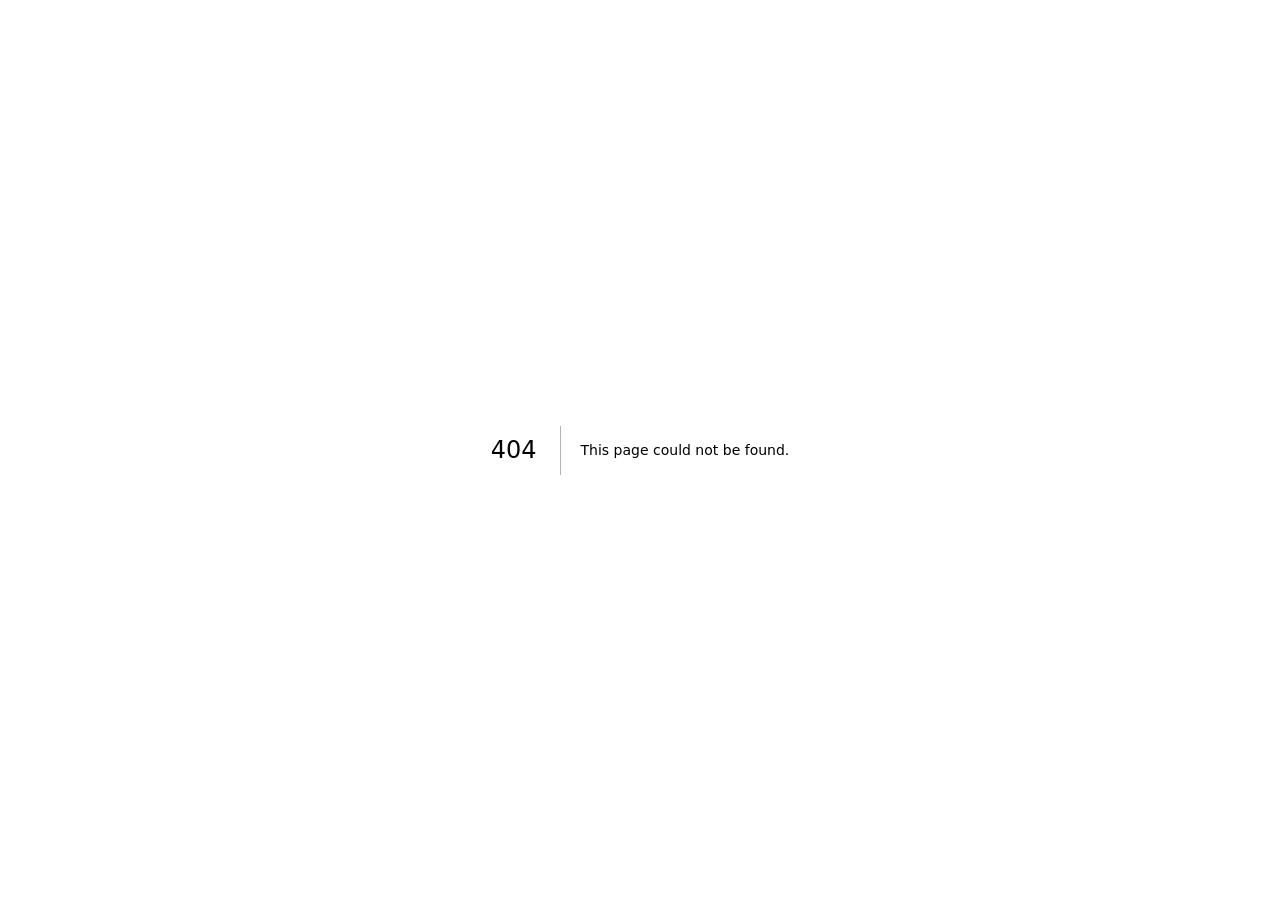
<file: 404/index.html>
<!DOCTYPE html><html lang="en" class="cormorant_garamond_51a371e7-module__A5rFYW__variable cormorant_4e543290-module__CKMy_q__variable inter_c15e96cb-module__0bjUvq__variable font-sans geist_da832ead-module__aN_Ytq__variable"><head><meta charSet="utf-8"/><meta name="viewport" content="width=device-width, initial-scale=1"/><link rel="stylesheet" href="/_next/static/chunks/0pormahwbj4th.css" data-precedence="next"/><link rel="preload" as="script" fetchPriority="low" href="/_next/static/chunks/310vm2bl3xxpt.js"/><script src="/_next/static/chunks/19mx3mg6lkumu.js" async=""></script><script src="/_next/static/chunks/27t_qfc-3_lzs.js" async=""></script><script src="/_next/static/chunks/1umjmroatobi6.js" async=""></script><script src="/_next/static/chunks/turbopack-207gbjc7i4a-q.js" async=""></script><script src="/_next/static/chunks/3iyr0mhquzu4t.js" async=""></script><meta name="robots" content="noindex"/><meta name="next-size-adjust" content=""/><title>404: This page could not be found.</title><title>Sujan Settem | Business &amp; Operations Analyst</title><meta name="description" content="Business and operations analyst specializing in sales and operations: Jira administration and SLA automation, requirements and user stories, and sales enablement. 5+ years · MS Business Analytics · Chicago, IL."/><link rel="icon" href="/favicon.ico?favicon.2vob68tjqpejf.ico" sizes="256x256" type="image/x-icon"/><script src="/_next/static/chunks/0cz1d0mv5g_q7.js" noModule=""></script></head><body><div hidden=""><!--$--><!--/$--></div><div style="font-family:system-ui,&quot;Segoe UI&quot;,Roboto,Helvetica,Arial,sans-serif,&quot;Apple Color Emoji&quot;,&quot;Segoe UI Emoji&quot;;height:100vh;text-align:center;display:flex;flex-direction:column;align-items:center;justify-content:center"><div><style>body{color:#000;background:#fff;margin:0}.next-error-h1{border-right:1px solid rgba(0,0,0,.3)}@media (prefers-color-scheme:dark){body{color:#fff;background:#000}.next-error-h1{border-right:1px solid rgba(255,255,255,.3)}}</style><h1 class="next-error-h1" style="display:inline-block;margin:0 20px 0 0;padding:0 23px 0 0;font-size:24px;font-weight:500;vertical-align:top;line-height:49px">404</h1><div style="display:inline-block"><h2 style="font-size:14px;font-weight:400;line-height:49px;margin:0">This page could not be found.</h2></div></div></div><!--$--><!--/$--><script src="/_next/static/chunks/310vm2bl3xxpt.js" id="_R_" async=""></script><script>(self.__next_f=self.__next_f||[]).push([0])</script><script>self.__next_f.push([1,"1:\"$Sreact.fragment\"\n2:I[63209,[\"/_next/static/chunks/3iyr0mhquzu4t.js\"],\"MotionConfig\"]\n3:I[39756,[\"/_next/static/chunks/3iyr0mhquzu4t.js\"],\"default\"]\n4:I[37457,[\"/_next/static/chunks/3iyr0mhquzu4t.js\"],\"default\"]\n5:I[97367,[\"/_next/static/chunks/3iyr0mhquzu4t.js\"],\"OutletBoundary\"]\n6:\"$Sreact.suspense\"\n9:I[97367,[\"/_next/static/chunks/3iyr0mhquzu4t.js\"],\"ViewportBoundary\"]\nb:I[97367,[\"/_next/static/chunks/3iyr0mhquzu4t.js\"],\"MetadataBoundary\"]\nd:I[68027,[\"/_next/static/chunks/3iyr0mhquzu4t.js\"],\"default\",1]\n:HL[\"/_next/static/chunks/0pormahwbj4th.css\",\"style\"]\n8:X\n"])</script><script>self.__next_f.push([1,"0:{\"P\":null,\"c\":[\"\",\"_not-found\",\"\"],\"q\":\"\",\"i\":false,\"f\":[[[\"\",{\"children\":[\"/_not-found\",{\"children\":[\"__PAGE__\",{},\"$undefined\",\"$undefined\",4608]},\"$undefined\",\"$undefined\",4608]},\"$undefined\",\"$undefined\",4624],[[\"$\",\"$1\",\"c\",{\"children\":[[[\"$\",\"link\",\"0\",{\"rel\":\"stylesheet\",\"href\":\"/_next/static/chunks/0pormahwbj4th.css\",\"precedence\":\"next\",\"crossOrigin\":\"$undefined\",\"nonce\":\"$undefined\"}],[\"$\",\"script\",\"script-0\",{\"src\":\"/_next/static/chunks/3iyr0mhquzu4t.js\",\"async\":true,\"nonce\":\"$undefined\"}]],[\"$\",\"html\",null,{\"lang\":\"en\",\"className\":\"cormorant_garamond_51a371e7-module__A5rFYW__variable cormorant_4e543290-module__CKMy_q__variable inter_c15e96cb-module__0bjUvq__variable font-sans geist_da832ead-module__aN_Ytq__variable\",\"suppressHydrationWarning\":true,\"children\":[\"$\",\"body\",null,{\"children\":[\"$\",\"$L2\",null,{\"reducedMotion\":\"never\",\"children\":[\"$\",\"$L3\",null,{\"parallelRouterKey\":\"children\",\"error\":\"$undefined\",\"errorStyles\":\"$undefined\",\"errorScripts\":\"$undefined\",\"template\":[\"$\",\"$L4\",null,{}],\"templateStyles\":\"$undefined\",\"templateScripts\":\"$undefined\",\"notFound\":[[[\"$\",\"title\",null,{\"children\":\"404: This page could not be found.\"}],[\"$\",\"div\",null,{\"style\":{\"fontFamily\":\"system-ui,\\\"Segoe UI\\\",Roboto,Helvetica,Arial,sans-serif,\\\"Apple Color Emoji\\\",\\\"Segoe UI Emoji\\\"\",\"height\":\"100vh\",\"textAlign\":\"center\",\"display\":\"flex\",\"flexDirection\":\"column\",\"alignItems\":\"center\",\"justifyContent\":\"center\"},\"children\":[\"$\",\"div\",null,{\"children\":[[\"$\",\"style\",null,{\"dangerouslySetInnerHTML\":{\"__html\":\"body{color:#000;background:#fff;margin:0}.next-error-h1{border-right:1px solid rgba(0,0,0,.3)}@media (prefers-color-scheme:dark){body{color:#fff;background:#000}.next-error-h1{border-right:1px solid rgba(255,255,255,.3)}}\"}}],[\"$\",\"h1\",null,{\"className\":\"next-error-h1\",\"style\":{\"display\":\"inline-block\",\"margin\":\"0 20px 0 0\",\"padding\":\"0 23px 0 0\",\"fontSize\":24,\"fontWeight\":500,\"verticalAlign\":\"top\",\"lineHeight\":\"49px\"},\"children\":404}],[\"$\",\"div\",null,{\"style\":{\"display\":\"inline-block\"},\"children\":[\"$\",\"h2\",null,{\"style\":{\"fontSize\":14,\"fontWeight\":400,\"lineHeight\":\"49px\",\"margin\":0},\"children\":\"This page could not be found.\"}]}]]}]}]],[]],\"forbidden\":\"$undefined\",\"unauthorized\":\"$undefined\"}]}]}]}]]}],{\"children\":[[\"$\",\"$1\",\"c\",{\"children\":[null,[\"$\",\"$L3\",null,{\"parallelRouterKey\":\"children\",\"error\":\"$undefined\",\"errorStyles\":\"$undefined\",\"errorScripts\":\"$undefined\",\"template\":[\"$\",\"$L4\",null,{}],\"templateStyles\":\"$undefined\",\"templateScripts\":\"$undefined\",\"notFound\":\"$undefined\",\"forbidden\":\"$undefined\",\"unauthorized\":\"$undefined\"}]]}],{\"children\":[[\"$\",\"$1\",\"c\",{\"children\":[[[\"$\",\"title\",null,{\"children\":\"404: This page could not be found.\"}],[\"$\",\"div\",null,{\"style\":\"$0:f:0:1:0:props:children:1:props:children:props:children:props:children:props:notFound:0:1:props:style\",\"children\":[\"$\",\"div\",null,{\"children\":[[\"$\",\"style\",null,{\"dangerouslySetInnerHTML\":{\"__html\":\"body{color:#000;background:#fff;margin:0}.next-error-h1{border-right:1px solid rgba(0,0,0,.3)}@media (prefers-color-scheme:dark){body{color:#fff;background:#000}.next-error-h1{border-right:1px solid rgba(255,255,255,.3)}}\"}}],[\"$\",\"h1\",null,{\"className\":\"next-error-h1\",\"style\":\"$0:f:0:1:0:props:children:1:props:children:props:children:props:children:props:notFound:0:1:props:children:props:children:1:props:style\",\"children\":404}],[\"$\",\"div\",null,{\"style\":\"$0:f:0:1:0:props:children:1:props:children:props:children:props:children:props:notFound:0:1:props:children:props:children:2:props:style\",\"children\":[\"$\",\"h2\",null,{\"style\":\"$0:f:0:1:0:props:children:1:props:children:props:children:props:children:props:notFound:0:1:props:children:props:children:2:props:children:props:style\",\"children\":\"This page could not be found.\"}]}]]}]}]],null,[\"$\",\"$L5\",null,{\"children\":[\"$\",\"$6\",null,{\"name\":\"Next.MetadataOutlet\",\"children\":\"$@7\"}]}]]}],{},null,false,null]},null,false,\"$8\"]},null,false,null],[\"$\",\"$1\",\"h\",{\"children\":[[\"$\",\"meta\",null,{\"name\":\"robots\",\"content\":\"noindex\"}],[\"$\",\"$L9\",null,{\"children\":\"$La\"}],[\"$\",\"div\",null,{\"hidden\":true,\"children\":[\"$\",\"$Lb\",null,{\"children\":[\"$\",\"$6\",null,{\"name\":\"Next.Metadata\",\"children\":\"$Lc\"}]}]}],[\"$\",\"meta\",null,{\"name\":\"next-size-adjust\",\"content\":\"\"}]]}],false]],\"m\":\"$undefined\",\"G\":[\"$d\",[[\"$\",\"link\",\"0\",{\"rel\":\"stylesheet\",\"href\":\"/_next/static/chunks/0pormahwbj4th.css\",\"precedence\":\"next\",\"crossOrigin\":\"$undefined\",\"nonce\":\"$undefined\"}]]],\"S\":true,\"h\":null,\"r\":\"$undefined\",\"s\":\"$undefined\",\"a\":\"$undefined\",\"l\":\"$undefined\",\"p\":\"$undefined\",\"d\":\"$undefined\",\"b\":\"k7d3VYgumhPcOI3vC9GHr\"}\n"])</script><script>self.__next_f.push([1,"8:C\na:[[\"$\",\"meta\",\"0\",{\"charSet\":\"utf-8\"}],[\"$\",\"meta\",\"1\",{\"name\":\"viewport\",\"content\":\"width=device-width, initial-scale=1\"}]]\n"])</script><script>self.__next_f.push([1,"e:I[27201,[\"/_next/static/chunks/3iyr0mhquzu4t.js\"],\"IconMark\"]\n7:null\nc:[[\"$\",\"title\",\"0\",{\"children\":\"Sujan Settem | Business \u0026 Operations Analyst\"}],[\"$\",\"meta\",\"1\",{\"name\":\"description\",\"content\":\"Business and operations analyst specializing in sales and operations: Jira administration and SLA automation, requirements and user stories, and sales enablement. 5+ years · MS Business Analytics · Chicago, IL.\"}],[\"$\",\"link\",\"2\",{\"rel\":\"icon\",\"href\":\"/favicon.ico?favicon.2vob68tjqpejf.ico\",\"sizes\":\"256x256\",\"type\":\"image/x-icon\"}],[\"$\",\"$Le\",\"3\",{}]]\n"])</script></body></html>
</file>
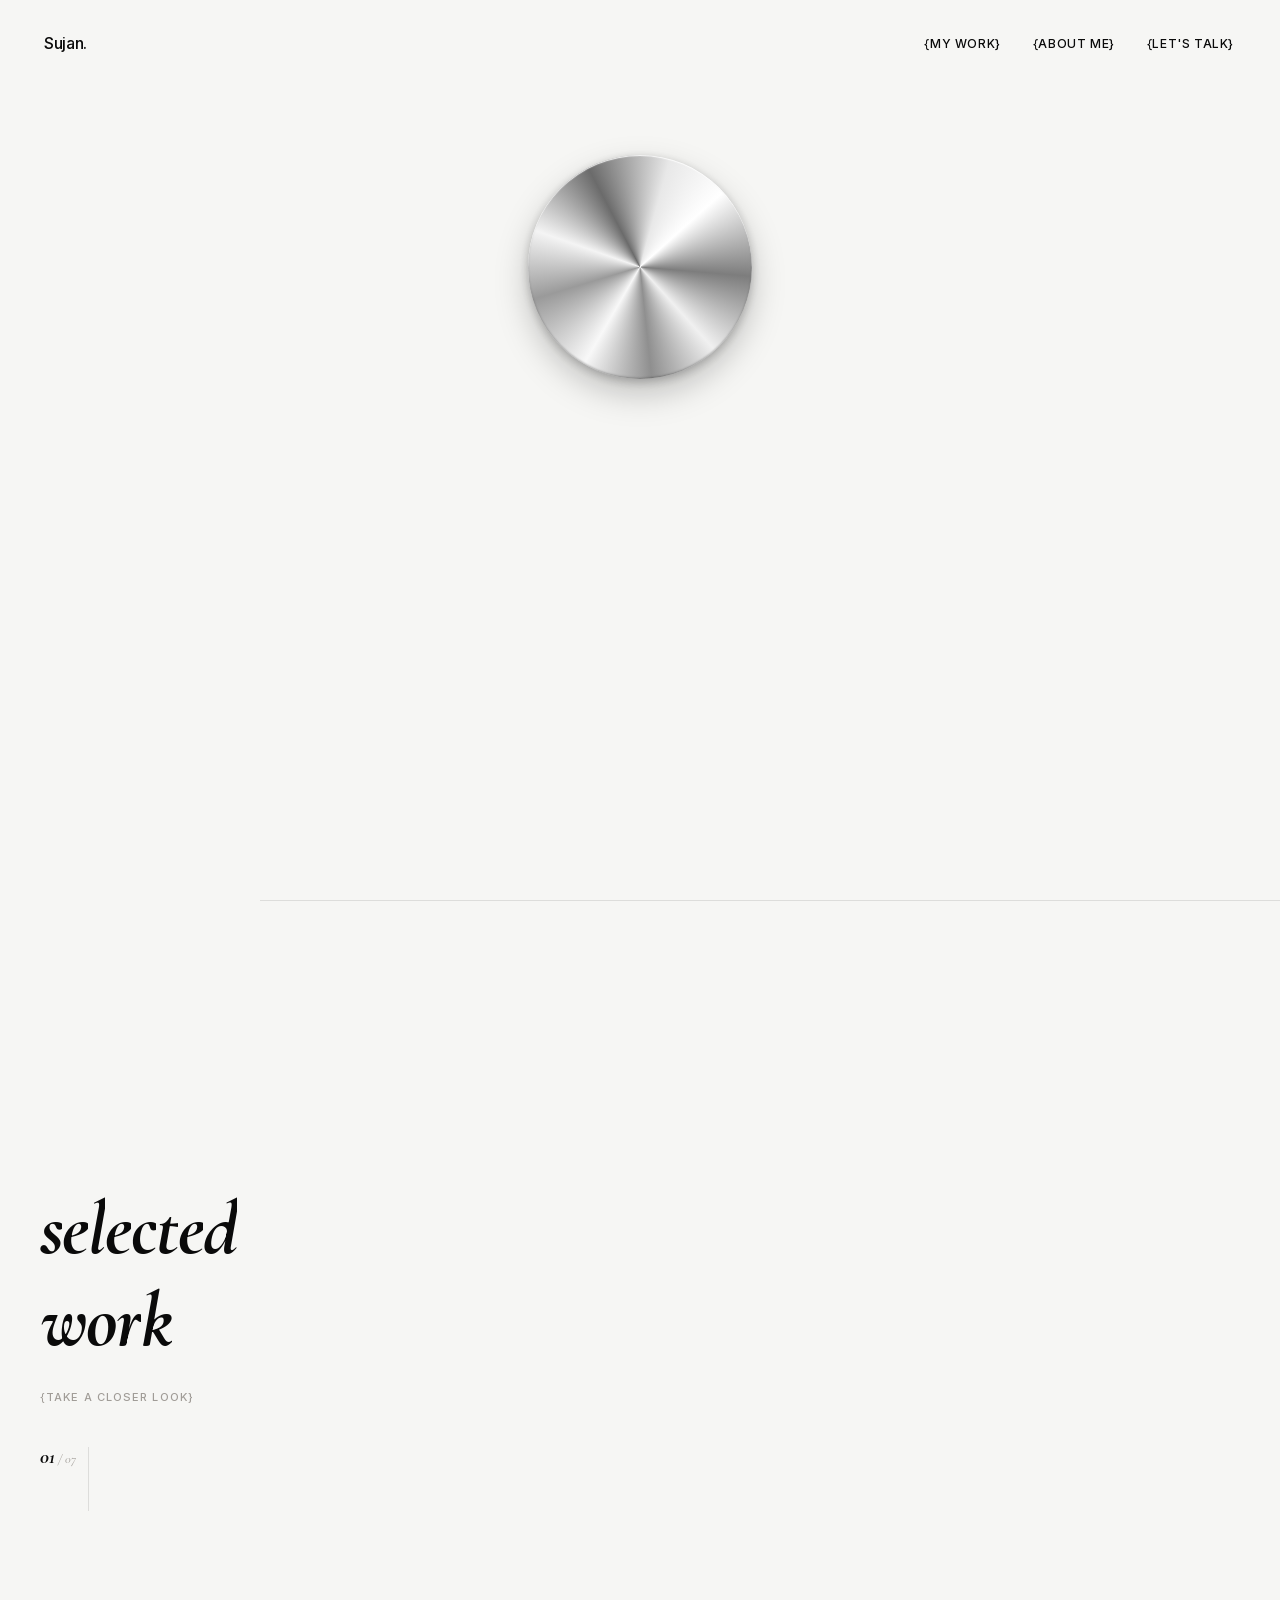
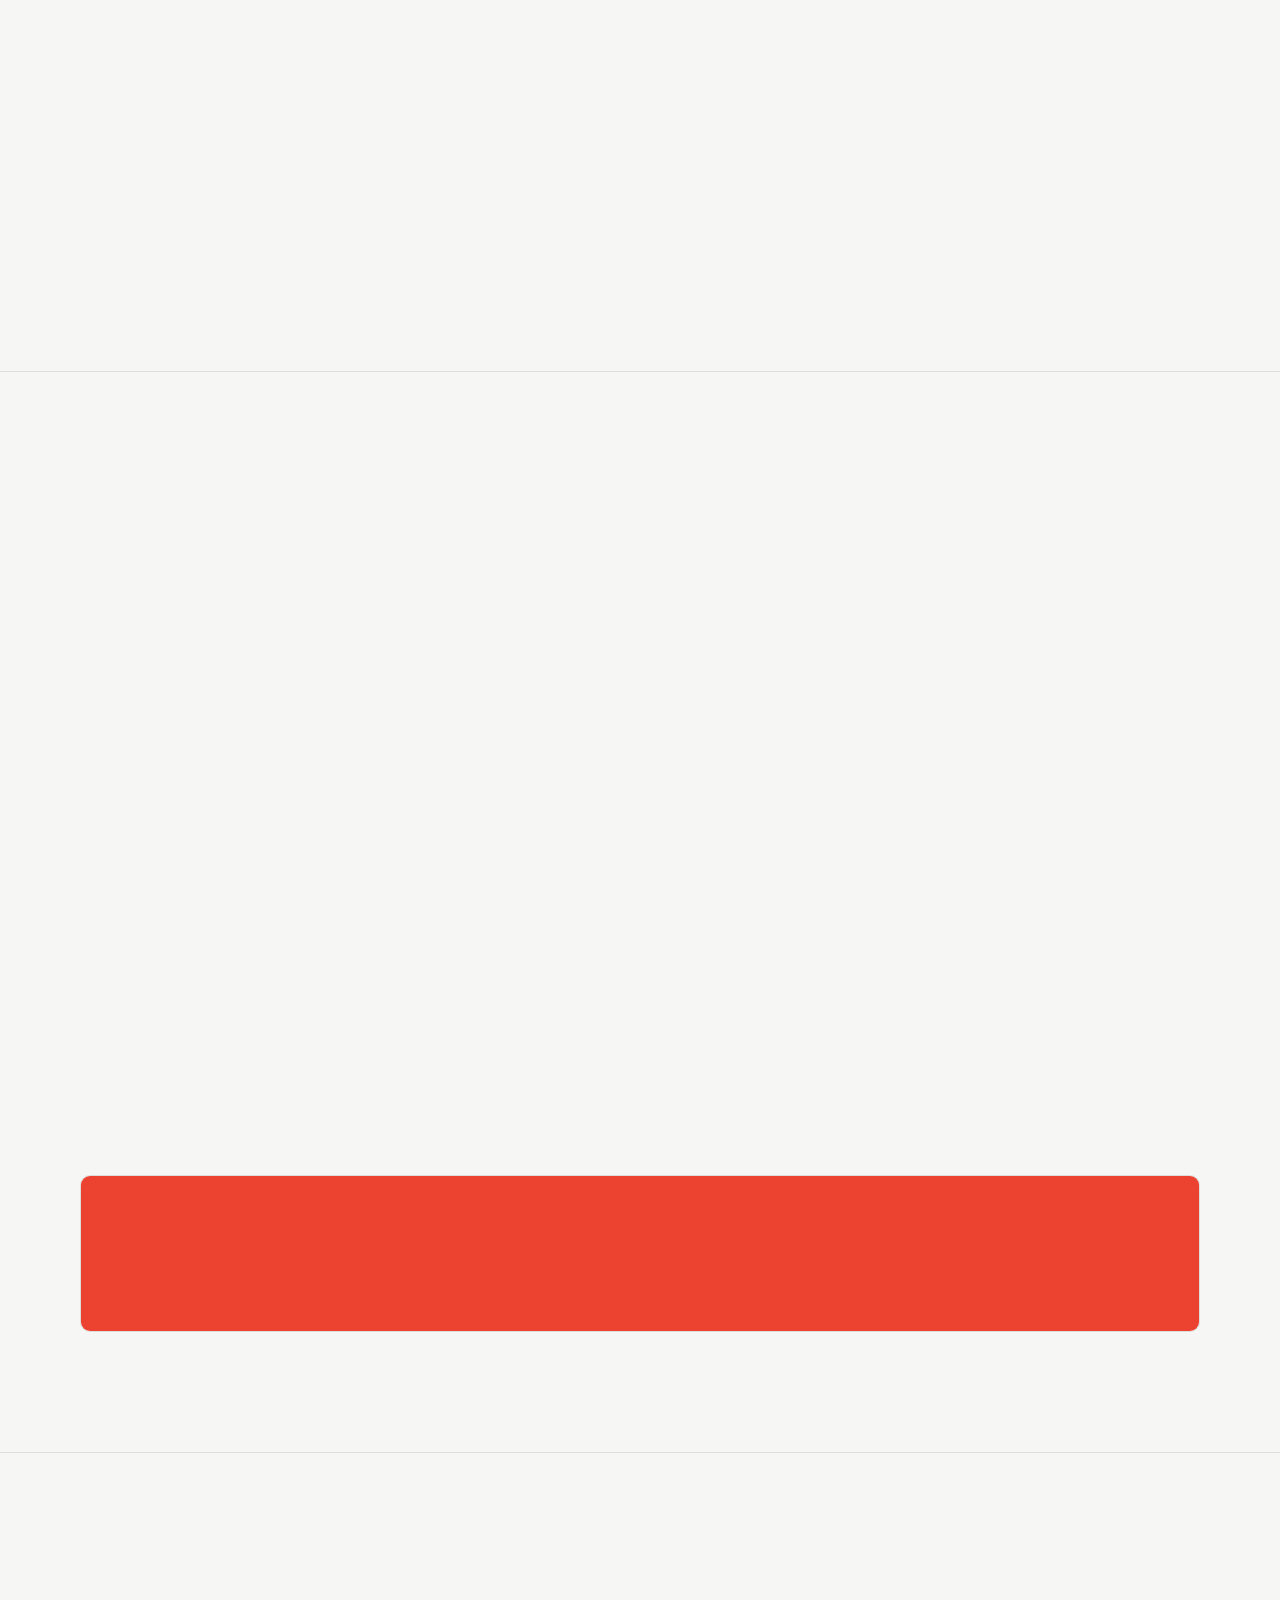
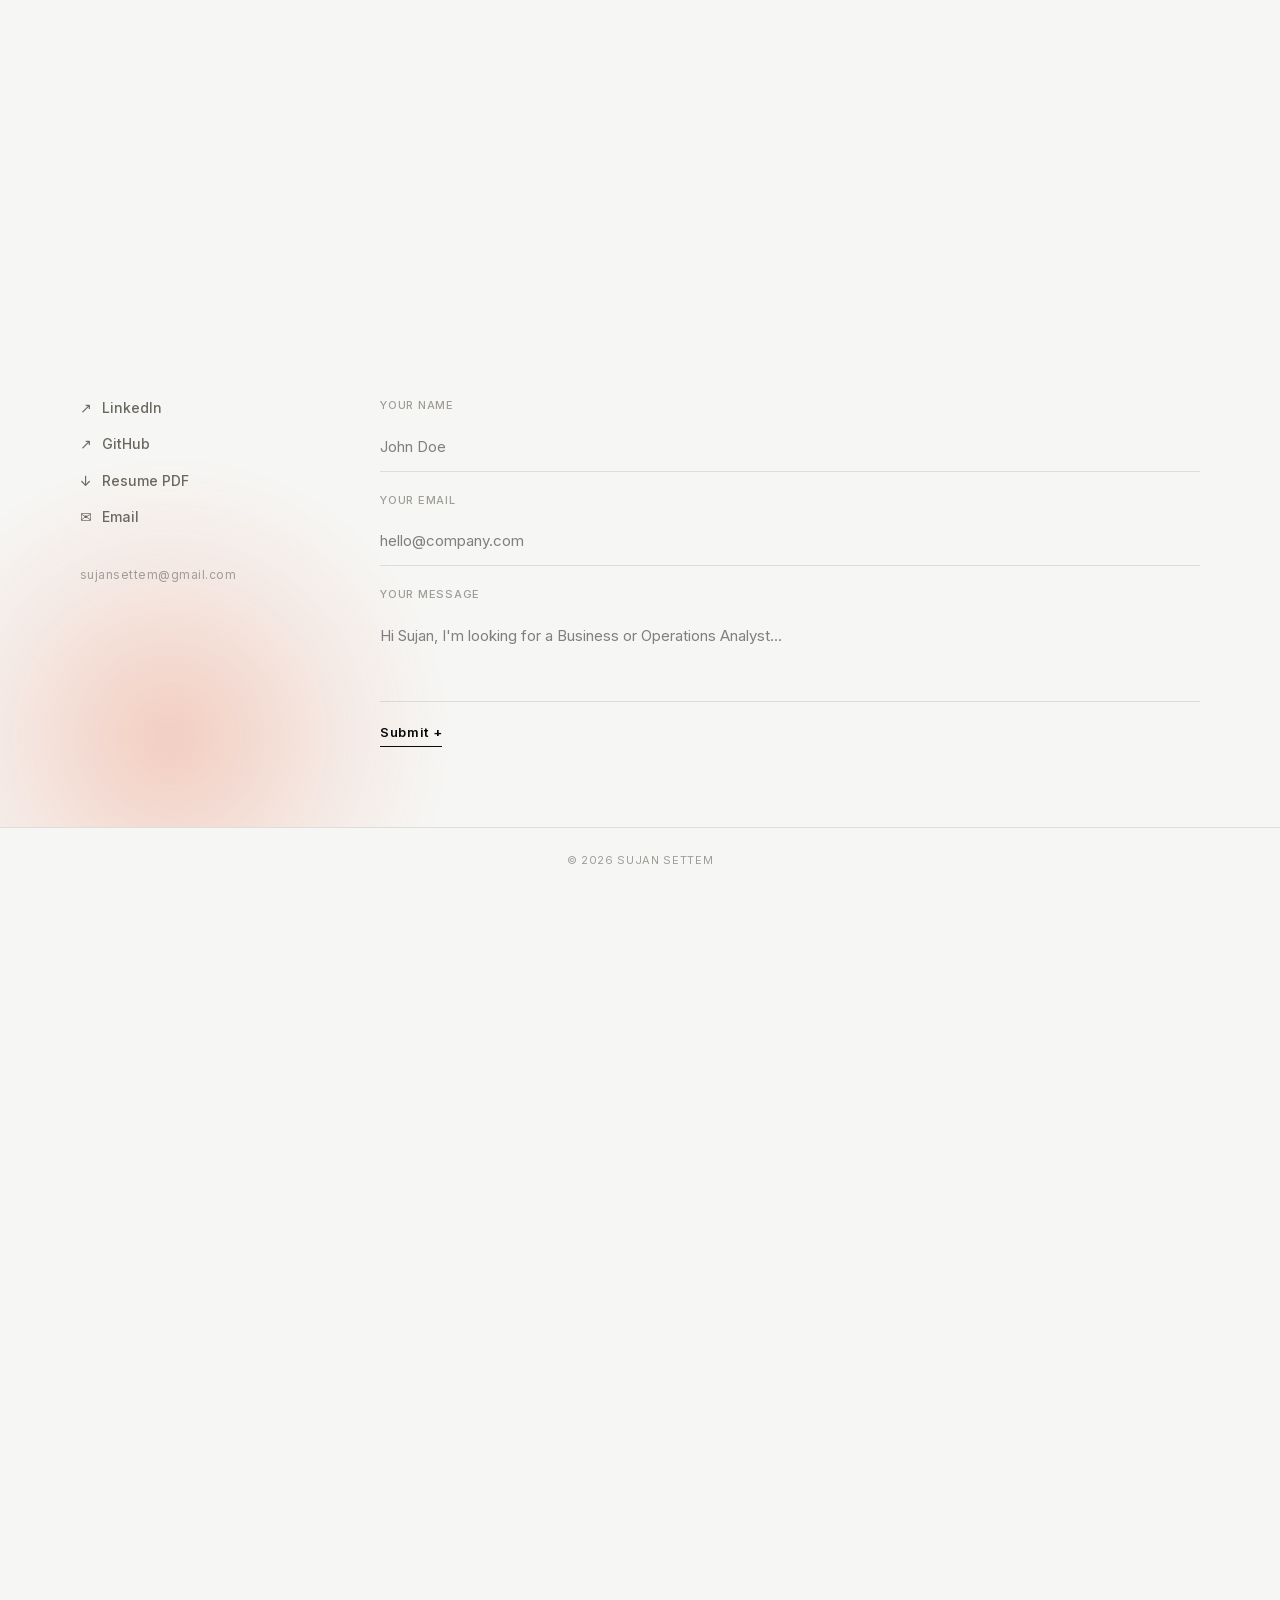
<file: Portfolio/index.html>
<!doctype html>
<html lang="en"><head><meta charset="utf-8">
<title>Sujan Settem</title>
<meta name="robots" content="noindex">
<link rel="canonical" href="https://ssettem.github.io/">
<meta http-equiv="refresh" content="0; url=/">
</head><body><p>This page has moved to <a href="/">ssettem.github.io/</a>.</p></body></html>
</file>
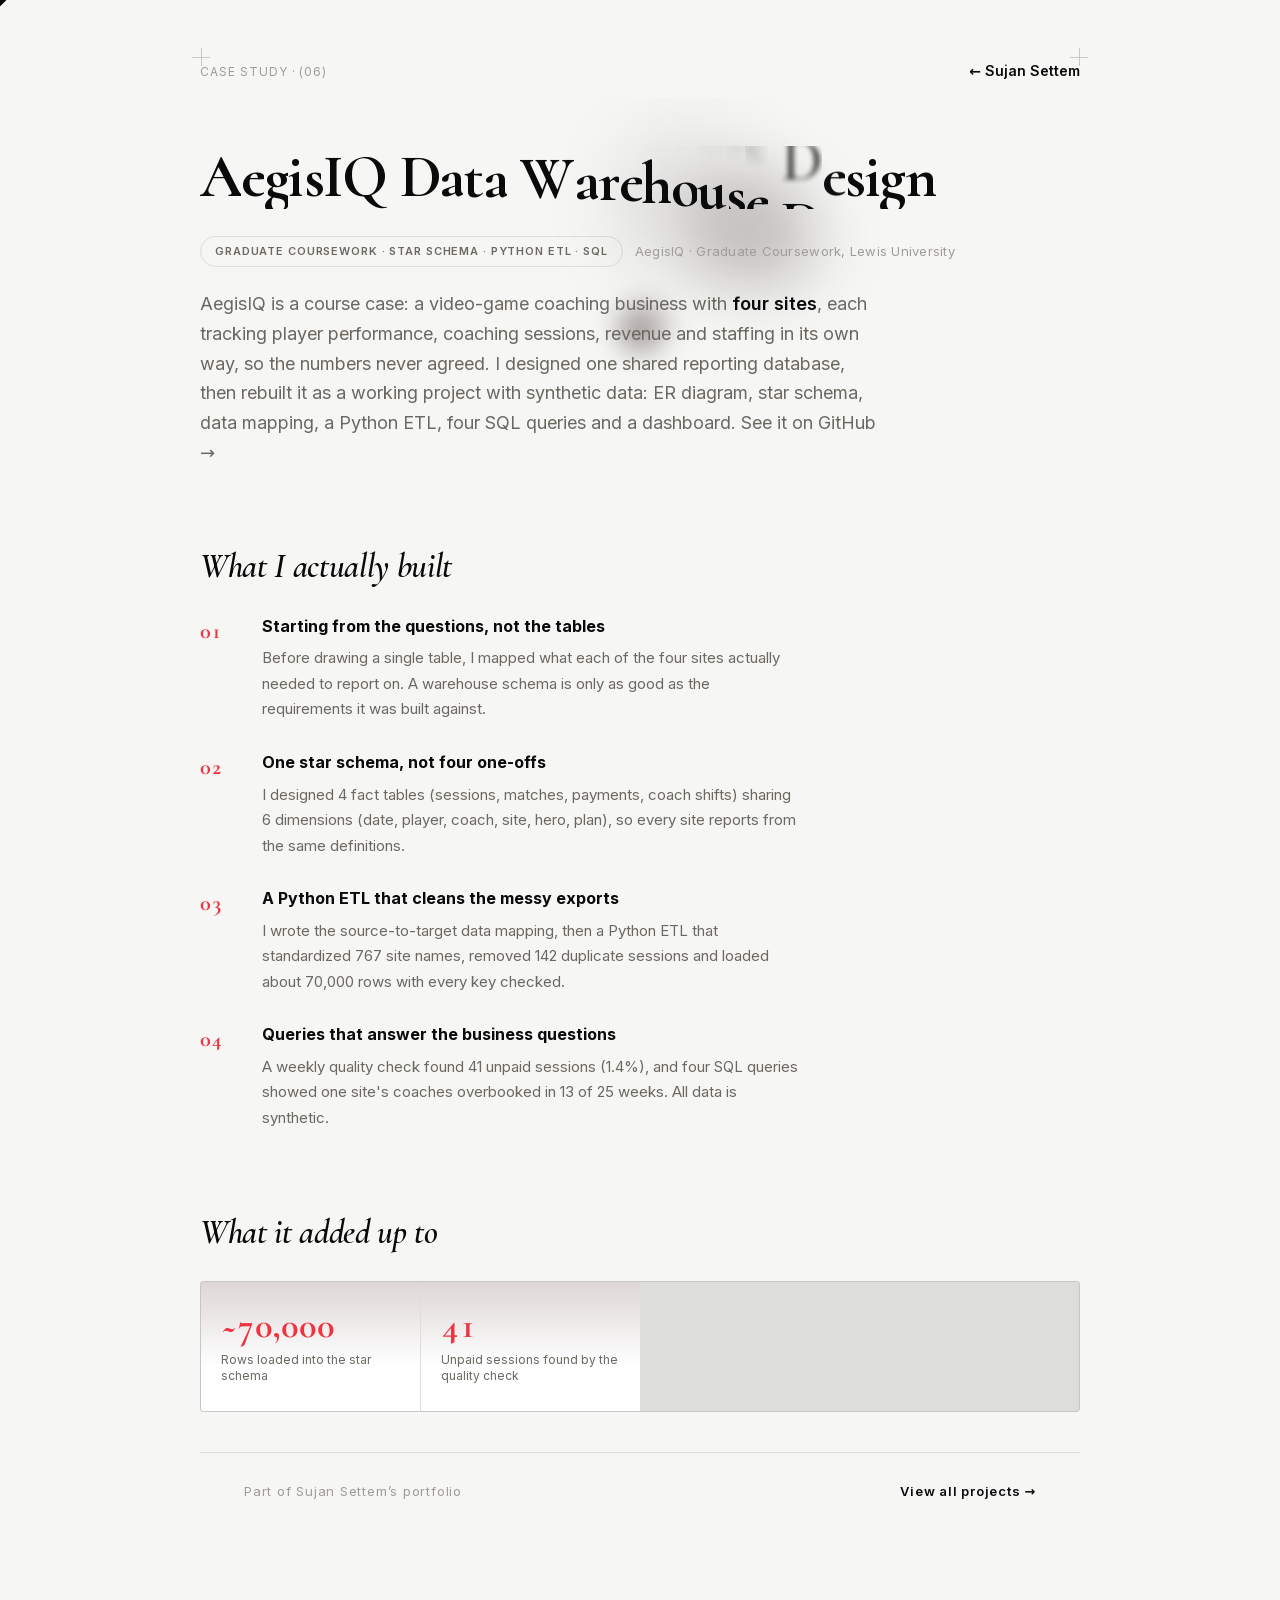
<file: work/aegisiq-data-warehouse/index.html>
<!DOCTYPE html><html lang="en" class="cormorant_garamond_51a371e7-module__A5rFYW__variable cormorant_4e543290-module__CKMy_q__variable inter_c15e96cb-module__0bjUvq__variable font-sans geist_da832ead-module__aN_Ytq__variable"><head><meta charSet="utf-8"/><meta name="viewport" content="width=device-width, initial-scale=1"/><link rel="preload" href="/_next/static/media/01e4147cff8141ee-s.p.3huc2loe0ie8a.woff2" as="font" crossorigin="" type="font/woff2"/><link rel="preload" href="/_next/static/media/61f83d1116c3c119-s.p.1i770ixt5m62g.woff2" as="font" crossorigin="" type="font/woff2"/><link rel="preload" href="/_next/static/media/83afe278b6a6bb3c-s.p.2bn3s6zvc0dyp.woff2" as="font" crossorigin="" type="font/woff2"/><link rel="preload" href="/_next/static/media/8bd76523131fa0fc-s.p.1pvupmngxrt5z.woff2" as="font" crossorigin="" type="font/woff2"/><link rel="preload" href="/_next/static/media/caa3a2e1cccd8315-s.p.0wgildi0cnwt9.woff2" as="font" crossorigin="" type="font/woff2"/><link rel="preload" href="/_next/static/media/daa29454a3e61cb2-s.p.25_z0nxfvnd9o.woff2" as="font" crossorigin="" type="font/woff2"/><link rel="stylesheet" href="/_next/static/chunks/0pormahwbj4th.css" data-precedence="next"/><link rel="stylesheet" href="/_next/static/chunks/2u3r_ujczzzn4.css" data-precedence="next"/><link rel="preload" as="script" fetchPriority="low" href="/_next/static/chunks/310vm2bl3xxpt.js"/><script src="/_next/static/chunks/19mx3mg6lkumu.js" async=""></script><script src="/_next/static/chunks/27t_qfc-3_lzs.js" async=""></script><script src="/_next/static/chunks/1umjmroatobi6.js" async=""></script><script src="/_next/static/chunks/turbopack-207gbjc7i4a-q.js" async=""></script><script src="/_next/static/chunks/3iyr0mhquzu4t.js" async=""></script><script src="/_next/static/chunks/32o2gcaey0se2.js" async=""></script><script src="/_next/static/chunks/05upfs8qdowd6.js" async=""></script><script src="/_next/static/chunks/03tij-265585c.js" async=""></script><meta name="next-size-adjust" content=""/><title>AegisIQ Data Warehouse Design | Sujan Settem</title><meta name="description" content="Designing one shared reporting database for a four-site Dota 2 coaching-analytics business: player performance, coaching sessions, revenue and staffing."/><link rel="icon" href="/favicon.ico?favicon.2vob68tjqpejf.ico" sizes="256x256" type="image/x-icon"/><script src="/_next/static/chunks/0cz1d0mv5g_q7.js" noModule=""></script></head><body><div hidden=""><!--$--><!--/$--></div><div class="cursor-outer" aria-hidden="true"><div class="cursor-shape"></div></div><main class="cs-page"><div class="cs-wrap"><div class="cs-cross" style="top:-8px;left:-8px" aria-hidden="true"></div><div class="cs-cross" style="top:-8px;right:-8px" aria-hidden="true"></div><div class="cs-eyebrow-row"><span>Case Study · (06)</span><a href="/#work">← Sujan Settem</a></div><header class="cs-hero"><div class="cs-hero-glow-frame"><canvas class="hero-glow-canvas" aria-hidden="true"></canvas></div><div class="cs-hero-content"><h1 class="cs-h1"><span style="display:block;width:fit-content;white-space:normal"><span style="position:relative;display:inline-block;overflow:hidden;line-height:1.05"><span class="kchar" style="display:inline-block;opacity:0;filter:blur(10px);font-weight:300;transform:translateY(110%)">A</span></span><span style="position:relative;display:inline-block;overflow:hidden;line-height:1.05"><span class="kchar" style="display:inline-block;opacity:0;filter:blur(10px);font-weight:300;transform:translateY(110%)">e</span></span><span style="position:relative;display:inline-block;overflow:hidden;line-height:1.05"><span class="kchar" style="display:inline-block;opacity:0;filter:blur(10px);font-weight:300;transform:translateY(110%)">g</span></span><span style="position:relative;display:inline-block;overflow:hidden;line-height:1.05"><span class="kchar" style="display:inline-block;opacity:0;filter:blur(10px);font-weight:300;transform:translateY(110%)">i</span></span><span style="position:relative;display:inline-block;overflow:hidden;line-height:1.05"><span class="kchar" style="display:inline-block;opacity:0;filter:blur(10px);font-weight:300;transform:translateY(110%)">s</span></span><span style="position:relative;display:inline-block;overflow:hidden;line-height:1.05"><span class="kchar" style="display:inline-block;opacity:0;filter:blur(10px);font-weight:300;transform:translateY(110%)">I</span></span><span style="position:relative;display:inline-block;overflow:hidden;line-height:1.05"><span class="kchar" style="display:inline-block;opacity:0;filter:blur(10px);font-weight:300;transform:translateY(110%)">Q</span></span><span style="position:relative;display:inline-block;overflow:hidden;line-height:1.05"><span class="kchar" style="display:inline-block;opacity:0;filter:blur(10px);font-weight:300;transform:translateY(110%)"> </span></span><span style="position:relative;display:inline-block;overflow:hidden;line-height:1.05"><span class="kchar" style="display:inline-block;opacity:0;filter:blur(10px);font-weight:300;transform:translateY(110%)">D</span></span><span style="position:relative;display:inline-block;overflow:hidden;line-height:1.05"><span class="kchar" style="display:inline-block;opacity:0;filter:blur(10px);font-weight:300;transform:translateY(110%)">a</span></span><span style="position:relative;display:inline-block;overflow:hidden;line-height:1.05"><span class="kchar" style="display:inline-block;opacity:0;filter:blur(10px);font-weight:300;transform:translateY(110%)">t</span></span><span style="position:relative;display:inline-block;overflow:hidden;line-height:1.05"><span class="kchar" style="display:inline-block;opacity:0;filter:blur(10px);font-weight:300;transform:translateY(110%)">a</span></span><span style="position:relative;display:inline-block;overflow:hidden;line-height:1.05"><span class="kchar" style="display:inline-block;opacity:0;filter:blur(10px);font-weight:300;transform:translateY(110%)"> </span></span><span style="position:relative;display:inline-block;overflow:hidden;line-height:1.05"><span class="kchar" style="display:inline-block;opacity:0;filter:blur(10px);font-weight:300;transform:translateY(110%)">W</span></span><span style="position:relative;display:inline-block;overflow:hidden;line-height:1.05"><span class="kchar" style="display:inline-block;opacity:0;filter:blur(10px);font-weight:300;transform:translateY(110%)">a</span></span><span style="position:relative;display:inline-block;overflow:hidden;line-height:1.05"><span class="kchar" style="display:inline-block;opacity:0;filter:blur(10px);font-weight:300;transform:translateY(110%)">r</span></span><span style="position:relative;display:inline-block;overflow:hidden;line-height:1.05"><span class="kchar" style="display:inline-block;opacity:0;filter:blur(10px);font-weight:300;transform:translateY(110%)">e</span></span><span style="position:relative;display:inline-block;overflow:hidden;line-height:1.05"><span class="kchar" style="display:inline-block;opacity:0;filter:blur(10px);font-weight:300;transform:translateY(110%)">h</span></span><span style="position:relative;display:inline-block;overflow:hidden;line-height:1.05"><span class="kchar" style="display:inline-block;opacity:0;filter:blur(10px);font-weight:300;transform:translateY(110%)">o</span></span><span style="position:relative;display:inline-block;overflow:hidden;line-height:1.05"><span class="kchar" style="display:inline-block;opacity:0;filter:blur(10px);font-weight:300;transform:translateY(110%)">u</span></span><span style="position:relative;display:inline-block;overflow:hidden;line-height:1.05"><span class="kchar" style="display:inline-block;opacity:0;filter:blur(10px);font-weight:300;transform:translateY(110%)">s</span></span><span style="position:relative;display:inline-block;overflow:hidden;line-height:1.05"><span class="kchar" style="display:inline-block;opacity:0;filter:blur(10px);font-weight:300;transform:translateY(110%)">e</span></span><span style="position:relative;display:inline-block;overflow:hidden;line-height:1.05"><span class="kchar" style="display:inline-block;opacity:0;filter:blur(10px);font-weight:300;transform:translateY(110%)"> </span></span><span style="position:relative;display:inline-block;overflow:hidden;line-height:1.05"><span class="kchar" style="display:inline-block;opacity:0;filter:blur(10px);font-weight:300;transform:translateY(110%)">D</span></span><span style="position:relative;display:inline-block;overflow:hidden;line-height:1.05"><span class="kchar" style="display:inline-block;opacity:0;filter:blur(10px);font-weight:300;transform:translateY(110%)">e</span></span><span style="position:relative;display:inline-block;overflow:hidden;line-height:1.05"><span class="kchar" style="display:inline-block;opacity:0;filter:blur(10px);font-weight:300;transform:translateY(110%)">s</span></span><span style="position:relative;display:inline-block;overflow:hidden;line-height:1.05"><span class="kchar" style="display:inline-block;opacity:0;filter:blur(10px);font-weight:300;transform:translateY(110%)">i</span></span><span style="position:relative;display:inline-block;overflow:hidden;line-height:1.05"><span class="kchar" style="display:inline-block;opacity:0;filter:blur(10px);font-weight:300;transform:translateY(110%)">g</span></span><span style="position:relative;display:inline-block;overflow:hidden;line-height:1.05"><span class="kchar" style="display:inline-block;opacity:0;filter:blur(10px);font-weight:300;transform:translateY(110%)">n</span></span></span></h1><div class="cs-meta-row"><div class="cs-tag-pill">GRADUATE COURSEWORK · STAR SCHEMA · PYTHON ETL · SQL</div><div class="cs-num-tag">AegisIQ · Graduate Coursework, Lewis University</div></div><p class="cs-lede">AegisIQ is a course case: a video-game coaching business with <strong>four sites</strong>, each tracking player performance, coaching sessions, revenue and staffing in its own way, so the numbers never agreed. I designed one shared reporting database, then rebuilt it as a working project with synthetic data: ER diagram, star schema, data mapping, a Python ETL, four SQL queries and a dashboard.<!-- --> <a href="https://github.com/ssettem/aegisiq-warehouse" target="_blank" rel="noreferrer">See it on GitHub →</a></p></div></header><section class="cs-section"><h2 class="cs-h2">What I actually built</h2><div class="cs-steps"><div class="cs-step"><div class="cs-step-num">01</div><div><h3>Starting from the questions, not the tables</h3><p>Before drawing a single table, I mapped what each of the four sites actually needed to report on. A warehouse schema is only as good as the requirements it was built against.</p></div></div><div class="cs-step"><div class="cs-step-num">02</div><div><h3>One star schema, not four one-offs</h3><p>I designed 4 fact tables (sessions, matches, payments, coach shifts) sharing 6 dimensions (date, player, coach, site, hero, plan), so every site reports from the same definitions.</p></div></div><div class="cs-step"><div class="cs-step-num">03</div><div><h3>A Python ETL that cleans the messy exports</h3><p>I wrote the source-to-target data mapping, then a Python ETL that standardized 767 site names, removed 142 duplicate sessions and loaded about 70,000 rows with every key checked.</p></div></div><div class="cs-step"><div class="cs-step-num">04</div><div><h3>Queries that answer the business questions</h3><p>A weekly quality check found 41 unpaid sessions (1.4%), and four SQL queries showed one site&#x27;s coaches overbooked in 13 of 25 weeks. All data is synthetic.</p></div></div></div></section><section style="margin-bottom:24px"><h2 class="cs-h2">What it added up to</h2><div class="cs-stats"><div class="cs-stat"><div class="cs-stat-num">~70,000</div><div class="cs-stat-label">Rows loaded into the star schema</div></div><div class="cs-stat"><div class="cs-stat-num">41</div><div class="cs-stat-label">Unpaid sessions found by the quality check</div></div></div></section><footer class="cs-footer"><span>Part of Sujan Settem’s portfolio</span><a href="/#work">View all projects →</a></footer></div></main><!--$--><!--/$--><script src="/_next/static/chunks/310vm2bl3xxpt.js" id="_R_" async=""></script><script>(self.__next_f=self.__next_f||[]).push([0])</script><script>self.__next_f.push([1,"1:\"$Sreact.fragment\"\n2:I[63209,[\"/_next/static/chunks/3iyr0mhquzu4t.js\"],\"MotionConfig\"]\n3:I[39756,[\"/_next/static/chunks/3iyr0mhquzu4t.js\"],\"default\"]\n4:I[37457,[\"/_next/static/chunks/3iyr0mhquzu4t.js\"],\"default\"]\n5:I[44858,[\"/_next/static/chunks/3iyr0mhquzu4t.js\",\"/_next/static/chunks/32o2gcaey0se2.js\"],\"default\"]\n6:I[97421,[\"/_next/static/chunks/3iyr0mhquzu4t.js\",\"/_next/static/chunks/32o2gcaey0se2.js\",\"/_next/static/chunks/05upfs8qdowd6.js\",\"/_next/static/chunks/03tij-265585c.js\"],\"default\"]\n7:I[97367,[\"/_next/static/chunks/3iyr0mhquzu4t.js\"],\"OutletBoundary\"]\n8:\"$Sreact.suspense\"\nb:I[97367,[\"/_next/static/chunks/3iyr0mhquzu4t.js\"],\"ViewportBoundary\"]\nd:I[97367,[\"/_next/static/chunks/3iyr0mhquzu4t.js\"],\"MetadataBoundary\"]\nf:I[68027,[\"/_next/static/chunks/3iyr0mhquzu4t.js\"],\"default\",1]\n:HL[\"/_next/static/chunks/0pormahwbj4th.css\",\"style\"]\n:HL[\"/_next/static/media/01e4147cff8141ee-s.p.3huc2loe0ie8a.woff2\",\"font\",{\"crossOrigin\":\"\",\"type\":\"font/woff2\"}]\n:HL[\"/_next/static/media/61f83d1116c3c119-s.p.1i770ixt5m62g.woff2\",\"font\",{\"crossOrigin\":\"\",\"type\":\"font/woff2\"}]\n:HL[\"/_next/static/media/83afe278b6a6bb3c-s.p.2bn3s6zvc0dyp.woff2\",\"font\",{\"crossOrigin\":\"\",\"type\":\"font/woff2\"}]\n:HL[\"/_next/static/media/8bd76523131fa0fc-s.p.1pvupmngxrt5z.woff2\",\"font\",{\"crossOrigin\":\"\",\"type\":\"font/woff2\"}]\n:HL[\"/_next/static/media/caa3a2e1cccd8315-s.p.0wgildi0cnwt9.woff2\",\"font\",{\"crossOrigin\":\"\",\"type\":\"font/woff2\"}]\n:HL[\"/_next/static/media/daa29454a3e61cb2-s.p.25_z0nxfvnd9o.woff2\",\"font\",{\"crossOrigin\":\"\",\"type\":\"font/woff2\"}]\n:HL[\"/_next/static/chunks/2u3r_ujczzzn4.css\",\"style\"]\na:X\n"])</script><script>self.__next_f.push([1,"0:{\"P\":null,\"c\":[\"\",\"work\",\"aegisiq-data-warehouse\",\"\"],\"q\":\"\",\"i\":false,\"f\":[[[\"\",{\"children\":[\"work\",{\"children\":[\"aegisiq-data-warehouse\",{\"children\":[\"__PAGE__\",{},\"$undefined\",\"$undefined\",4608]},\"$undefined\",\"$undefined\",4608]},\"$undefined\",\"$undefined\",4608]},\"$undefined\",\"$undefined\",4624],[[\"$\",\"$1\",\"c\",{\"children\":[[[\"$\",\"link\",\"0\",{\"rel\":\"stylesheet\",\"href\":\"/_next/static/chunks/0pormahwbj4th.css\",\"precedence\":\"next\",\"crossOrigin\":\"$undefined\",\"nonce\":\"$undefined\"}],[\"$\",\"script\",\"script-0\",{\"src\":\"/_next/static/chunks/3iyr0mhquzu4t.js\",\"async\":true,\"nonce\":\"$undefined\"}]],[\"$\",\"html\",null,{\"lang\":\"en\",\"className\":\"cormorant_garamond_51a371e7-module__A5rFYW__variable cormorant_4e543290-module__CKMy_q__variable inter_c15e96cb-module__0bjUvq__variable font-sans geist_da832ead-module__aN_Ytq__variable\",\"suppressHydrationWarning\":true,\"children\":[\"$\",\"body\",null,{\"children\":[\"$\",\"$L2\",null,{\"reducedMotion\":\"never\",\"children\":[\"$\",\"$L3\",null,{\"parallelRouterKey\":\"children\",\"error\":\"$undefined\",\"errorStyles\":\"$undefined\",\"errorScripts\":\"$undefined\",\"template\":[\"$\",\"$L4\",null,{}],\"templateStyles\":\"$undefined\",\"templateScripts\":\"$undefined\",\"notFound\":[[[\"$\",\"title\",null,{\"children\":\"404: This page could not be found.\"}],[\"$\",\"div\",null,{\"style\":{\"fontFamily\":\"system-ui,\\\"Segoe UI\\\",Roboto,Helvetica,Arial,sans-serif,\\\"Apple Color Emoji\\\",\\\"Segoe UI Emoji\\\"\",\"height\":\"100vh\",\"textAlign\":\"center\",\"display\":\"flex\",\"flexDirection\":\"column\",\"alignItems\":\"center\",\"justifyContent\":\"center\"},\"children\":[\"$\",\"div\",null,{\"children\":[[\"$\",\"style\",null,{\"dangerouslySetInnerHTML\":{\"__html\":\"body{color:#000;background:#fff;margin:0}.next-error-h1{border-right:1px solid rgba(0,0,0,.3)}@media (prefers-color-scheme:dark){body{color:#fff;background:#000}.next-error-h1{border-right:1px solid rgba(255,255,255,.3)}}\"}}],[\"$\",\"h1\",null,{\"className\":\"next-error-h1\",\"style\":{\"display\":\"inline-block\",\"margin\":\"0 20px 0 0\",\"padding\":\"0 23px 0 0\",\"fontSize\":24,\"fontWeight\":500,\"verticalAlign\":\"top\",\"lineHeight\":\"49px\"},\"children\":404}],[\"$\",\"div\",null,{\"style\":{\"display\":\"inline-block\"},\"children\":[\"$\",\"h2\",null,{\"style\":{\"fontSize\":14,\"fontWeight\":400,\"lineHeight\":\"49px\",\"margin\":0},\"children\":\"This page could not be found.\"}]}]]}]}]],[]],\"forbidden\":\"$undefined\",\"unauthorized\":\"$undefined\"}]}]}]}]]}],{\"children\":[[\"$\",\"$1\",\"c\",{\"children\":[[[\"$\",\"script\",\"script-0\",{\"src\":\"/_next/static/chunks/32o2gcaey0se2.js\",\"async\":true,\"nonce\":\"$undefined\"}]],[[\"$\",\"$L5\",null,{}],[\"$\",\"$L3\",null,{\"parallelRouterKey\":\"children\",\"error\":\"$undefined\",\"errorStyles\":\"$undefined\",\"errorScripts\":\"$undefined\",\"template\":[\"$\",\"$L4\",null,{}],\"templateStyles\":\"$undefined\",\"templateScripts\":\"$undefined\",\"notFound\":\"$undefined\",\"forbidden\":\"$undefined\",\"unauthorized\":\"$undefined\"}]]]}],{\"children\":[[\"$\",\"$1\",\"c\",{\"children\":[null,[\"$\",\"$L3\",null,{\"parallelRouterKey\":\"children\",\"error\":\"$undefined\",\"errorStyles\":\"$undefined\",\"errorScripts\":\"$undefined\",\"template\":[\"$\",\"$L4\",null,{}],\"templateStyles\":\"$undefined\",\"templateScripts\":\"$undefined\",\"notFound\":\"$undefined\",\"forbidden\":\"$undefined\",\"unauthorized\":\"$undefined\"}]]}],{\"children\":[[\"$\",\"$1\",\"c\",{\"children\":[[\"$\",\"$L6\",null,{}],[[\"$\",\"link\",\"0\",{\"rel\":\"stylesheet\",\"href\":\"/_next/static/chunks/2u3r_ujczzzn4.css\",\"precedence\":\"next\",\"crossOrigin\":\"$undefined\",\"nonce\":\"$undefined\"}],[\"$\",\"script\",\"script-0\",{\"src\":\"/_next/static/chunks/05upfs8qdowd6.js\",\"async\":true,\"nonce\":\"$undefined\"}],[\"$\",\"script\",\"script-1\",{\"src\":\"/_next/static/chunks/03tij-265585c.js\",\"async\":true,\"nonce\":\"$undefined\"}]],[\"$\",\"$L7\",null,{\"children\":[\"$\",\"$8\",null,{\"name\":\"Next.MetadataOutlet\",\"children\":\"$@9\"}]}]]}],{},null,false,null]},null,false,\"$a\"]},null,false,null]},null,false,null],[\"$\",\"$1\",\"h\",{\"children\":[null,[\"$\",\"$Lb\",null,{\"children\":\"$Lc\"}],[\"$\",\"div\",null,{\"hidden\":true,\"children\":[\"$\",\"$Ld\",null,{\"children\":[\"$\",\"$8\",null,{\"name\":\"Next.Metadata\",\"children\":\"$Le\"}]}]}],[\"$\",\"meta\",null,{\"name\":\"next-size-adjust\",\"content\":\"\"}]]}],false]],\"m\":\"$undefined\",\"G\":[\"$f\",[[\"$\",\"link\",\"0\",{\"rel\":\"stylesheet\",\"href\":\"/_next/static/chunks/0pormahwbj4th.css\",\"precedence\":\"next\",\"crossOrigin\":\"$undefined\",\"nonce\":\"$undefined\"}]]],\"S\":true,\"h\":null,\"r\":\"$undefined\",\"s\":\"$undefined\",\"a\":\"$undefined\",\"l\":\"$undefined\",\"p\":\"$undefined\",\"d\":\"$undefined\",\"b\":\"k7d3VYgumhPcOI3vC9GHr\"}\n"])</script><script>self.__next_f.push([1,"a:C\nc:[[\"$\",\"meta\",\"0\",{\"charSet\":\"utf-8\"}],[\"$\",\"meta\",\"1\",{\"name\":\"viewport\",\"content\":\"width=device-width, initial-scale=1\"}]]\n"])</script><script>self.__next_f.push([1,"10:I[27201,[\"/_next/static/chunks/3iyr0mhquzu4t.js\"],\"IconMark\"]\n9:null\ne:[[\"$\",\"title\",\"0\",{\"children\":\"AegisIQ Data Warehouse Design | Sujan Settem\"}],[\"$\",\"meta\",\"1\",{\"name\":\"description\",\"content\":\"Designing one shared reporting database for a four-site Dota 2 coaching-analytics business: player performance, coaching sessions, revenue and staffing.\"}],[\"$\",\"link\",\"2\",{\"rel\":\"icon\",\"href\":\"/favicon.ico?favicon.2vob68tjqpejf.ico\",\"sizes\":\"256x256\",\"type\":\"image/x-icon\"}],[\"$\",\"$L10\",\"3\",{}]]\n"])</script></body></html>
</file>
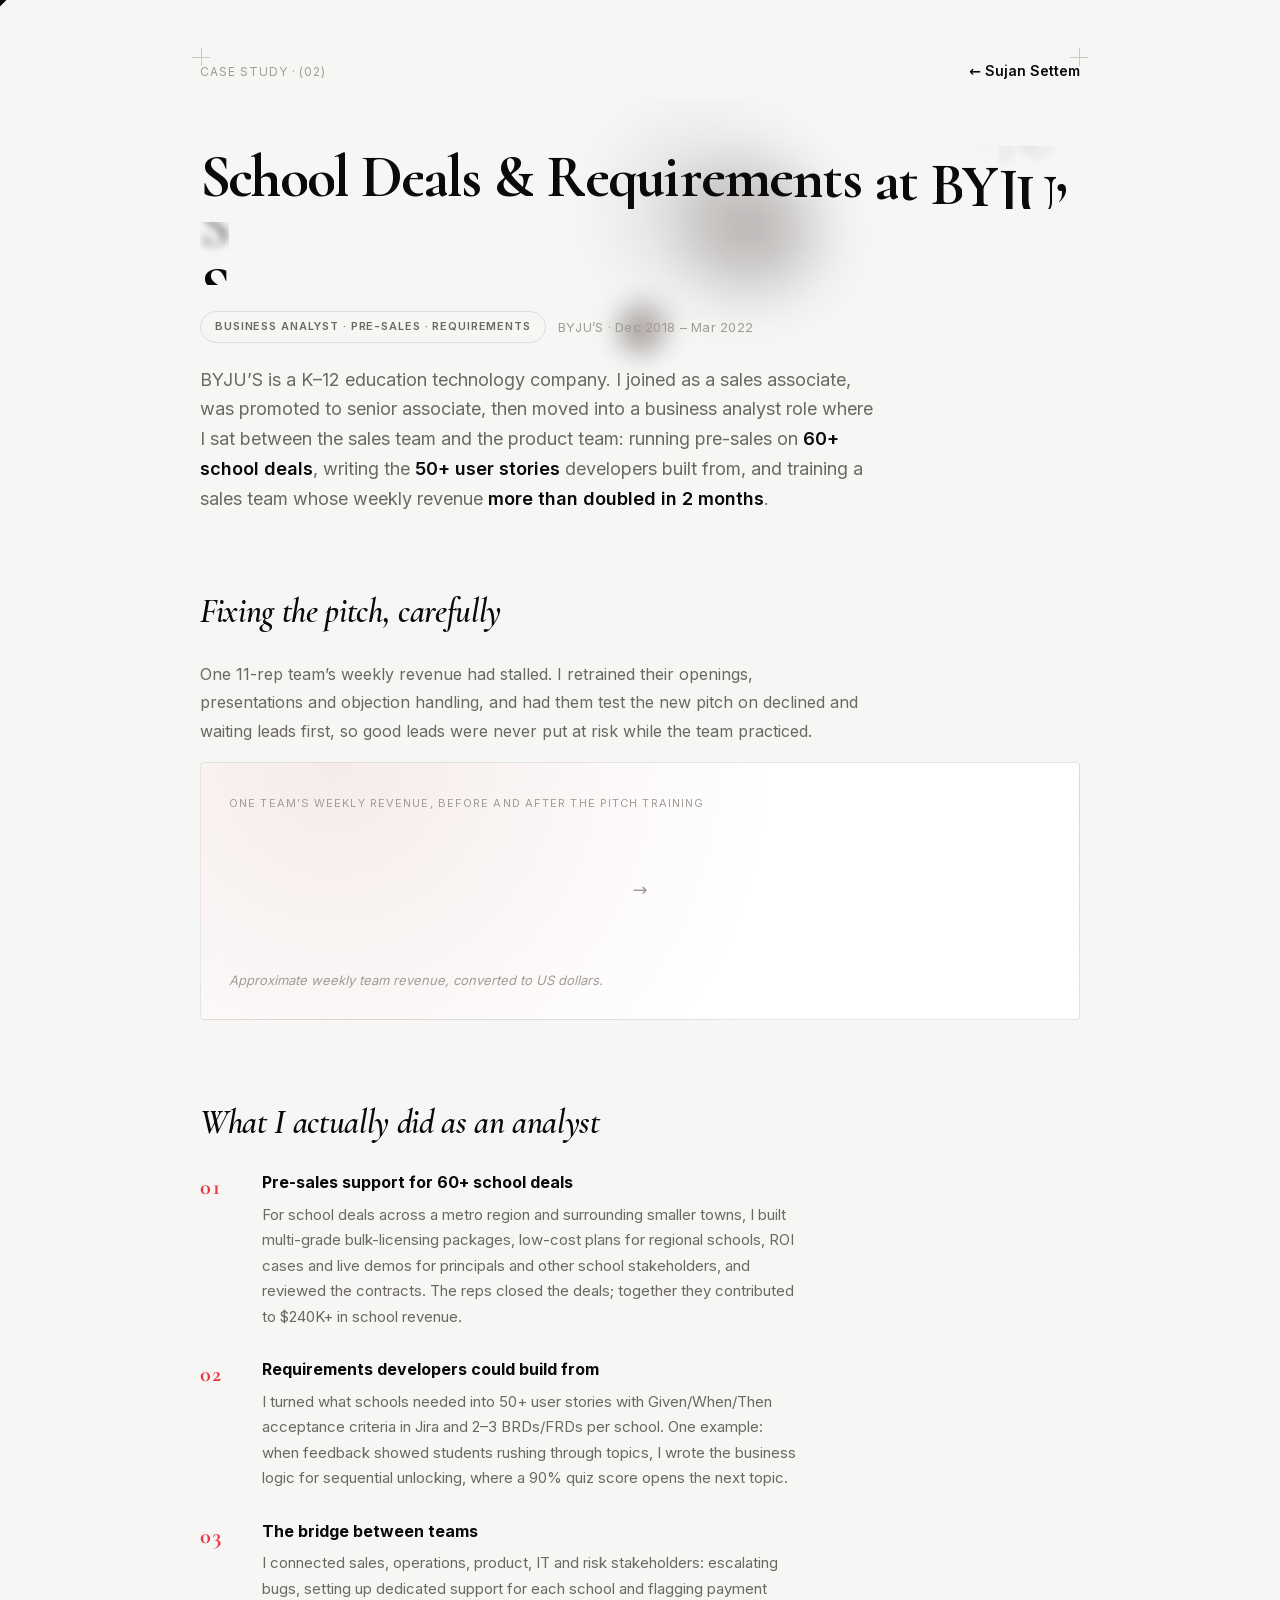
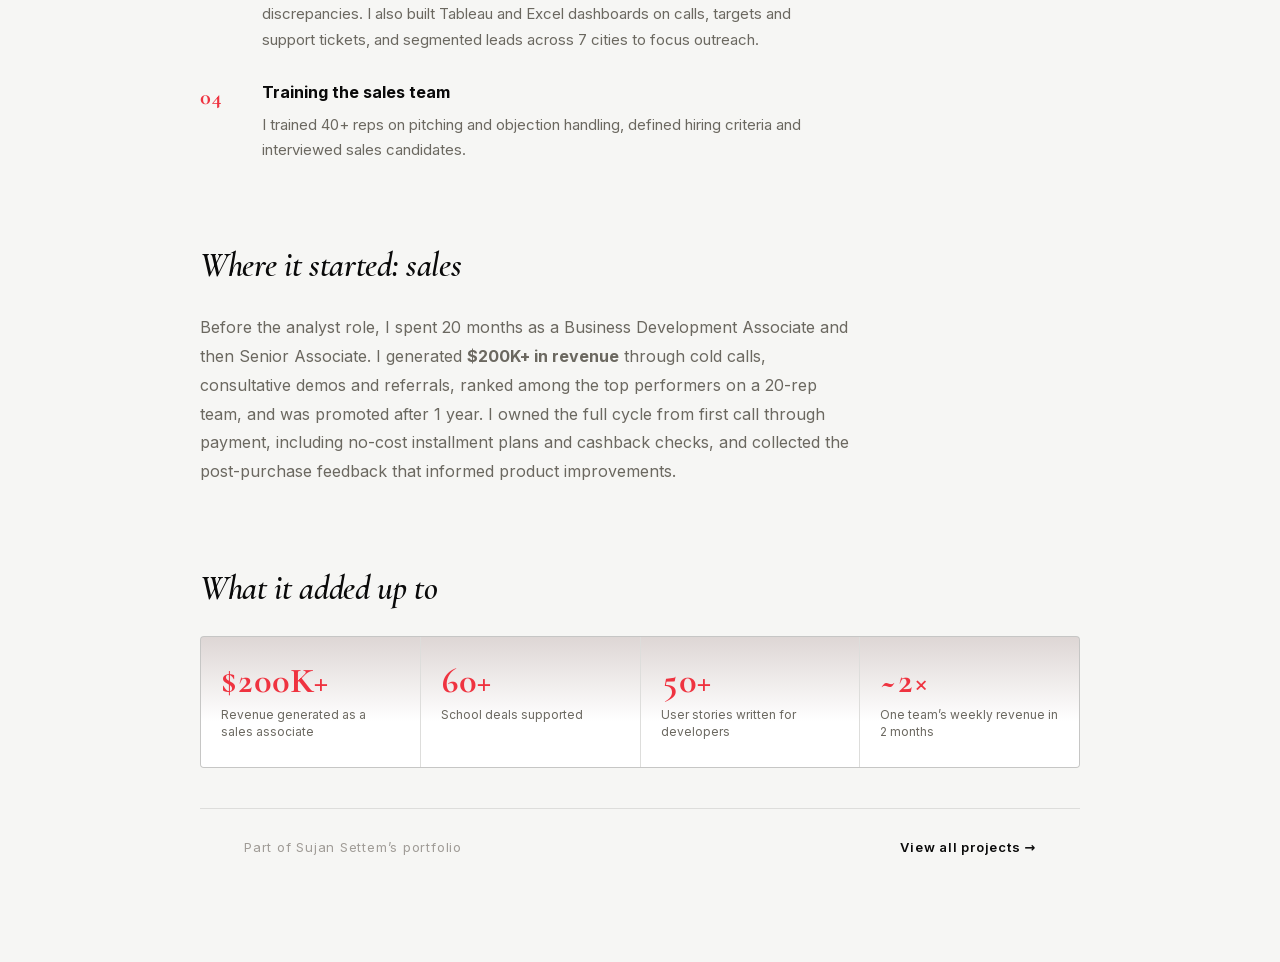
<file: work/byjus/index.html>
<!DOCTYPE html><html lang="en" class="cormorant_garamond_51a371e7-module__A5rFYW__variable cormorant_4e543290-module__CKMy_q__variable inter_c15e96cb-module__0bjUvq__variable font-sans geist_da832ead-module__aN_Ytq__variable"><head><meta charSet="utf-8"/><meta name="viewport" content="width=device-width, initial-scale=1"/><link rel="preload" href="/_next/static/media/01e4147cff8141ee-s.p.3huc2loe0ie8a.woff2" as="font" crossorigin="" type="font/woff2"/><link rel="preload" href="/_next/static/media/61f83d1116c3c119-s.p.1i770ixt5m62g.woff2" as="font" crossorigin="" type="font/woff2"/><link rel="preload" href="/_next/static/media/83afe278b6a6bb3c-s.p.2bn3s6zvc0dyp.woff2" as="font" crossorigin="" type="font/woff2"/><link rel="preload" href="/_next/static/media/8bd76523131fa0fc-s.p.1pvupmngxrt5z.woff2" as="font" crossorigin="" type="font/woff2"/><link rel="preload" href="/_next/static/media/caa3a2e1cccd8315-s.p.0wgildi0cnwt9.woff2" as="font" crossorigin="" type="font/woff2"/><link rel="preload" href="/_next/static/media/daa29454a3e61cb2-s.p.25_z0nxfvnd9o.woff2" as="font" crossorigin="" type="font/woff2"/><link rel="stylesheet" href="/_next/static/chunks/0pormahwbj4th.css" data-precedence="next"/><link rel="stylesheet" href="/_next/static/chunks/2u3r_ujczzzn4.css" data-precedence="next"/><link rel="preload" as="script" fetchPriority="low" href="/_next/static/chunks/310vm2bl3xxpt.js"/><script src="/_next/static/chunks/19mx3mg6lkumu.js" async=""></script><script src="/_next/static/chunks/27t_qfc-3_lzs.js" async=""></script><script src="/_next/static/chunks/1umjmroatobi6.js" async=""></script><script src="/_next/static/chunks/turbopack-207gbjc7i4a-q.js" async=""></script><script src="/_next/static/chunks/3iyr0mhquzu4t.js" async=""></script><script src="/_next/static/chunks/32o2gcaey0se2.js" async=""></script><script src="/_next/static/chunks/02xhusf3e7s_x.js" async=""></script><script src="/_next/static/chunks/03tij-265585c.js" async=""></script><meta name="next-size-adjust" content=""/><title>School Deals &amp; Requirements at BYJU’S | Sujan Settem</title><meta name="description" content="From sales associate to business analyst at BYJU’S: $200K+ in sales, pre-sales on 60+ school deals, 50+ user stories, and pitch training after which a team’s weekly revenue more than doubled."/><link rel="icon" href="/favicon.ico?favicon.2vob68tjqpejf.ico" sizes="256x256" type="image/x-icon"/><script src="/_next/static/chunks/0cz1d0mv5g_q7.js" noModule=""></script></head><body><div hidden=""><!--$--><!--/$--></div><div class="cursor-outer" aria-hidden="true"><div class="cursor-shape"></div></div><main class="cs-page"><div class="cs-wrap"><div class="cs-cross" style="top:-8px;left:-8px" aria-hidden="true"></div><div class="cs-cross" style="top:-8px;right:-8px" aria-hidden="true"></div><div class="cs-eyebrow-row"><span>Case Study · (02)</span><a href="/#work">← Sujan Settem</a></div><header class="cs-hero"><div class="cs-hero-glow-frame"><canvas class="hero-glow-canvas" aria-hidden="true"></canvas></div><div class="cs-hero-content"><h1 class="cs-h1"><span style="display:block;width:fit-content;white-space:normal"><span style="position:relative;display:inline-block;overflow:hidden;line-height:1.05"><span class="kchar" style="display:inline-block;opacity:0;filter:blur(10px);font-weight:300;transform:translateY(110%)">S</span></span><span style="position:relative;display:inline-block;overflow:hidden;line-height:1.05"><span class="kchar" style="display:inline-block;opacity:0;filter:blur(10px);font-weight:300;transform:translateY(110%)">c</span></span><span style="position:relative;display:inline-block;overflow:hidden;line-height:1.05"><span class="kchar" style="display:inline-block;opacity:0;filter:blur(10px);font-weight:300;transform:translateY(110%)">h</span></span><span style="position:relative;display:inline-block;overflow:hidden;line-height:1.05"><span class="kchar" style="display:inline-block;opacity:0;filter:blur(10px);font-weight:300;transform:translateY(110%)">o</span></span><span style="position:relative;display:inline-block;overflow:hidden;line-height:1.05"><span class="kchar" style="display:inline-block;opacity:0;filter:blur(10px);font-weight:300;transform:translateY(110%)">o</span></span><span style="position:relative;display:inline-block;overflow:hidden;line-height:1.05"><span class="kchar" style="display:inline-block;opacity:0;filter:blur(10px);font-weight:300;transform:translateY(110%)">l</span></span><span style="position:relative;display:inline-block;overflow:hidden;line-height:1.05"><span class="kchar" style="display:inline-block;opacity:0;filter:blur(10px);font-weight:300;transform:translateY(110%)"> </span></span><span style="position:relative;display:inline-block;overflow:hidden;line-height:1.05"><span class="kchar" style="display:inline-block;opacity:0;filter:blur(10px);font-weight:300;transform:translateY(110%)">D</span></span><span style="position:relative;display:inline-block;overflow:hidden;line-height:1.05"><span class="kchar" style="display:inline-block;opacity:0;filter:blur(10px);font-weight:300;transform:translateY(110%)">e</span></span><span style="position:relative;display:inline-block;overflow:hidden;line-height:1.05"><span class="kchar" style="display:inline-block;opacity:0;filter:blur(10px);font-weight:300;transform:translateY(110%)">a</span></span><span style="position:relative;display:inline-block;overflow:hidden;line-height:1.05"><span class="kchar" style="display:inline-block;opacity:0;filter:blur(10px);font-weight:300;transform:translateY(110%)">l</span></span><span style="position:relative;display:inline-block;overflow:hidden;line-height:1.05"><span class="kchar" style="display:inline-block;opacity:0;filter:blur(10px);font-weight:300;transform:translateY(110%)">s</span></span><span style="position:relative;display:inline-block;overflow:hidden;line-height:1.05"><span class="kchar" style="display:inline-block;opacity:0;filter:blur(10px);font-weight:300;transform:translateY(110%)"> </span></span><span style="position:relative;display:inline-block;overflow:hidden;line-height:1.05"><span class="kchar" style="display:inline-block;opacity:0;filter:blur(10px);font-weight:300;transform:translateY(110%)">&amp;</span></span><span style="position:relative;display:inline-block;overflow:hidden;line-height:1.05"><span class="kchar" style="display:inline-block;opacity:0;filter:blur(10px);font-weight:300;transform:translateY(110%)"> </span></span><span style="position:relative;display:inline-block;overflow:hidden;line-height:1.05"><span class="kchar" style="display:inline-block;opacity:0;filter:blur(10px);font-weight:300;transform:translateY(110%)">R</span></span><span style="position:relative;display:inline-block;overflow:hidden;line-height:1.05"><span class="kchar" style="display:inline-block;opacity:0;filter:blur(10px);font-weight:300;transform:translateY(110%)">e</span></span><span style="position:relative;display:inline-block;overflow:hidden;line-height:1.05"><span class="kchar" style="display:inline-block;opacity:0;filter:blur(10px);font-weight:300;transform:translateY(110%)">q</span></span><span style="position:relative;display:inline-block;overflow:hidden;line-height:1.05"><span class="kchar" style="display:inline-block;opacity:0;filter:blur(10px);font-weight:300;transform:translateY(110%)">u</span></span><span style="position:relative;display:inline-block;overflow:hidden;line-height:1.05"><span class="kchar" style="display:inline-block;opacity:0;filter:blur(10px);font-weight:300;transform:translateY(110%)">i</span></span><span style="position:relative;display:inline-block;overflow:hidden;line-height:1.05"><span class="kchar" style="display:inline-block;opacity:0;filter:blur(10px);font-weight:300;transform:translateY(110%)">r</span></span><span style="position:relative;display:inline-block;overflow:hidden;line-height:1.05"><span class="kchar" style="display:inline-block;opacity:0;filter:blur(10px);font-weight:300;transform:translateY(110%)">e</span></span><span style="position:relative;display:inline-block;overflow:hidden;line-height:1.05"><span class="kchar" style="display:inline-block;opacity:0;filter:blur(10px);font-weight:300;transform:translateY(110%)">m</span></span><span style="position:relative;display:inline-block;overflow:hidden;line-height:1.05"><span class="kchar" style="display:inline-block;opacity:0;filter:blur(10px);font-weight:300;transform:translateY(110%)">e</span></span><span style="position:relative;display:inline-block;overflow:hidden;line-height:1.05"><span class="kchar" style="display:inline-block;opacity:0;filter:blur(10px);font-weight:300;transform:translateY(110%)">n</span></span><span style="position:relative;display:inline-block;overflow:hidden;line-height:1.05"><span class="kchar" style="display:inline-block;opacity:0;filter:blur(10px);font-weight:300;transform:translateY(110%)">t</span></span><span style="position:relative;display:inline-block;overflow:hidden;line-height:1.05"><span class="kchar" style="display:inline-block;opacity:0;filter:blur(10px);font-weight:300;transform:translateY(110%)">s</span></span><span style="position:relative;display:inline-block;overflow:hidden;line-height:1.05"><span class="kchar" style="display:inline-block;opacity:0;filter:blur(10px);font-weight:300;transform:translateY(110%)"> </span></span><span style="position:relative;display:inline-block;overflow:hidden;line-height:1.05"><span class="kchar" style="display:inline-block;opacity:0;filter:blur(10px);font-weight:300;transform:translateY(110%)">a</span></span><span style="position:relative;display:inline-block;overflow:hidden;line-height:1.05"><span class="kchar" style="display:inline-block;opacity:0;filter:blur(10px);font-weight:300;transform:translateY(110%)">t</span></span><span style="position:relative;display:inline-block;overflow:hidden;line-height:1.05"><span class="kchar" style="display:inline-block;opacity:0;filter:blur(10px);font-weight:300;transform:translateY(110%)"> </span></span><span style="position:relative;display:inline-block;overflow:hidden;line-height:1.05"><span class="kchar" style="display:inline-block;opacity:0;filter:blur(10px);font-weight:300;transform:translateY(110%)">B</span></span><span style="position:relative;display:inline-block;overflow:hidden;line-height:1.05"><span class="kchar" style="display:inline-block;opacity:0;filter:blur(10px);font-weight:300;transform:translateY(110%)">Y</span></span><span style="position:relative;display:inline-block;overflow:hidden;line-height:1.05"><span class="kchar" style="display:inline-block;opacity:0;filter:blur(10px);font-weight:300;transform:translateY(110%)">J</span></span><span style="position:relative;display:inline-block;overflow:hidden;line-height:1.05"><span class="kchar" style="display:inline-block;opacity:0;filter:blur(10px);font-weight:300;transform:translateY(110%)">U</span></span><span style="position:relative;display:inline-block;overflow:hidden;line-height:1.05"><span class="kchar" style="display:inline-block;opacity:0;filter:blur(10px);font-weight:300;transform:translateY(110%)">’</span></span><span style="position:relative;display:inline-block;overflow:hidden;line-height:1.05"><span class="kchar" style="display:inline-block;opacity:0;filter:blur(10px);font-weight:300;transform:translateY(110%)">S</span></span></span></h1><div class="cs-meta-row"><div class="cs-tag-pill">BUSINESS ANALYST · PRE-SALES · REQUIREMENTS</div><div class="cs-num-tag">BYJU’S · Dec 2018 – Mar 2022</div></div><p class="cs-lede">BYJU’S is a K–12 education technology company. I joined as a sales associate, was promoted to senior associate, then moved into a business analyst role where I sat between the sales team and the product team: running pre-sales on <strong>60+ school deals</strong>, writing the <strong>50+ user stories</strong> developers built from, and training a sales team whose weekly revenue <strong>more than doubled in 2 months</strong>.</p></div></header><section class="cs-section"><h2 class="cs-h2">Fixing the pitch, carefully</h2><p class="cs-body-text">One 11-rep team’s weekly revenue had stalled. I retrained their openings, presentations and objection handling, and had them test the new pitch on declined and waiting leads first, so good leads were never put at risk while the team practiced.</p><div class="cs-diagram-frame"><div class="cs-diagram-label">One team’s weekly revenue, before and after the pitch training</div><div class="cs-compare"><div class="cs-compare-col" style="opacity:0;transform:translateY(8px) rotate(-1.5deg)"><div class="cs-compare-label">Before: about $4K a week</div><div class="cs-compare-body">An 11-rep team’s weekly revenue before I retrained their pitch.</div></div><div class="cs-compare-arrow">→</div><div class="cs-compare-col cs-improved" style="opacity:0;transform:translateY(8px) rotate(1.5deg)"><div class="cs-compare-label">After: about $9K a week</div><div class="cs-compare-body">Within 2 months, weekly revenue more than doubled, and 8 of the 11 reps improved.</div></div></div><div class="cs-diagram-caption">Approximate weekly team revenue, converted to US dollars.</div></div></section><section class="cs-section"><h2 class="cs-h2">What I actually did as an analyst</h2><div class="cs-steps"><div class="cs-step"><div class="cs-step-num">01</div><div><h3>Pre-sales support for 60+ school deals</h3><p>For school deals across a metro region and surrounding smaller towns, I built multi-grade bulk-licensing packages, low-cost plans for regional schools, ROI cases and live demos for principals and other school stakeholders, and reviewed the contracts. The reps closed the deals; together they contributed to $240K+ in school revenue.</p></div></div><div class="cs-step"><div class="cs-step-num">02</div><div><h3>Requirements developers could build from</h3><p>I turned what schools needed into 50+ user stories with Given/When/Then acceptance criteria in Jira and 2–3 BRDs/FRDs per school. One example: when feedback showed students rushing through topics, I wrote the business logic for sequential unlocking, where a 90% quiz score opens the next topic.</p></div></div><div class="cs-step"><div class="cs-step-num">03</div><div><h3>The bridge between teams</h3><p>I connected sales, operations, product, IT and risk stakeholders: escalating bugs, setting up dedicated support for each school and flagging payment discrepancies. I also built Tableau and Excel dashboards on calls, targets and support tickets, and segmented leads across 7 cities to focus outreach.</p></div></div><div class="cs-step"><div class="cs-step-num">04</div><div><h3>Training the sales team</h3><p>I trained 40+ reps on pitching and objection handling, defined hiring criteria and interviewed sales candidates.</p></div></div></div></section><section class="cs-section" id="sales"><h2 class="cs-h2">Where it started: sales</h2><p class="cs-body-text">Before the analyst role, I spent 20 months as a Business Development Associate and then Senior Associate. I generated <strong>$200K+ in revenue</strong> through cold calls, consultative demos and referrals, ranked among the top performers on a 20-rep team, and was promoted after 1 year. I owned the full cycle from first call through payment, including no-cost installment plans and cashback checks, and collected the post-purchase feedback that informed product improvements.</p></section><section style="margin-bottom:24px"><h2 class="cs-h2">What it added up to</h2><div class="cs-stats"><div class="cs-stat"><div class="cs-stat-num">$200K+</div><div class="cs-stat-label">Revenue generated as a sales associate</div></div><div class="cs-stat"><div class="cs-stat-num">60+</div><div class="cs-stat-label">School deals supported</div></div><div class="cs-stat"><div class="cs-stat-num">50+</div><div class="cs-stat-label">User stories written for developers</div></div><div class="cs-stat"><div class="cs-stat-num">~2×</div><div class="cs-stat-label">One team’s weekly revenue in 2 months</div></div></div></section><footer class="cs-footer"><span>Part of Sujan Settem’s portfolio</span><a href="/#work">View all projects →</a></footer></div></main><!--$--><!--/$--><script src="/_next/static/chunks/310vm2bl3xxpt.js" id="_R_" async=""></script><script>(self.__next_f=self.__next_f||[]).push([0])</script><script>self.__next_f.push([1,"1:\"$Sreact.fragment\"\n2:I[63209,[\"/_next/static/chunks/3iyr0mhquzu4t.js\"],\"MotionConfig\"]\n3:I[39756,[\"/_next/static/chunks/3iyr0mhquzu4t.js\"],\"default\"]\n4:I[37457,[\"/_next/static/chunks/3iyr0mhquzu4t.js\"],\"default\"]\n5:I[44858,[\"/_next/static/chunks/3iyr0mhquzu4t.js\",\"/_next/static/chunks/32o2gcaey0se2.js\"],\"default\"]\n6:I[74106,[\"/_next/static/chunks/3iyr0mhquzu4t.js\",\"/_next/static/chunks/32o2gcaey0se2.js\",\"/_next/static/chunks/02xhusf3e7s_x.js\",\"/_next/static/chunks/03tij-265585c.js\"],\"default\"]\n7:I[97367,[\"/_next/static/chunks/3iyr0mhquzu4t.js\"],\"OutletBoundary\"]\n8:\"$Sreact.suspense\"\nb:I[97367,[\"/_next/static/chunks/3iyr0mhquzu4t.js\"],\"ViewportBoundary\"]\nd:I[97367,[\"/_next/static/chunks/3iyr0mhquzu4t.js\"],\"MetadataBoundary\"]\nf:I[68027,[\"/_next/static/chunks/3iyr0mhquzu4t.js\"],\"default\",1]\n:HL[\"/_next/static/chunks/0pormahwbj4th.css\",\"style\"]\n:HL[\"/_next/static/media/01e4147cff8141ee-s.p.3huc2loe0ie8a.woff2\",\"font\",{\"crossOrigin\":\"\",\"type\":\"font/woff2\"}]\n:HL[\"/_next/static/media/61f83d1116c3c119-s.p.1i770ixt5m62g.woff2\",\"font\",{\"crossOrigin\":\"\",\"type\":\"font/woff2\"}]\n:HL[\"/_next/static/media/83afe278b6a6bb3c-s.p.2bn3s6zvc0dyp.woff2\",\"font\",{\"crossOrigin\":\"\",\"type\":\"font/woff2\"}]\n:HL[\"/_next/static/media/8bd76523131fa0fc-s.p.1pvupmngxrt5z.woff2\",\"font\",{\"crossOrigin\":\"\",\"type\":\"font/woff2\"}]\n:HL[\"/_next/static/media/caa3a2e1cccd8315-s.p.0wgildi0cnwt9.woff2\",\"font\",{\"crossOrigin\":\"\",\"type\":\"font/woff2\"}]\n:HL[\"/_next/static/media/daa29454a3e61cb2-s.p.25_z0nxfvnd9o.woff2\",\"font\",{\"crossOrigin\":\"\",\"type\":\"font/woff2\"}]\n:HL[\"/_next/static/chunks/2u3r_ujczzzn4.css\",\"style\"]\na:X\n"])</script><script>self.__next_f.push([1,"0:{\"P\":null,\"c\":[\"\",\"work\",\"byjus\",\"\"],\"q\":\"\",\"i\":false,\"f\":[[[\"\",{\"children\":[\"work\",{\"children\":[\"byjus\",{\"children\":[\"__PAGE__\",{},\"$undefined\",\"$undefined\",4608]},\"$undefined\",\"$undefined\",4608]},\"$undefined\",\"$undefined\",4608]},\"$undefined\",\"$undefined\",4624],[[\"$\",\"$1\",\"c\",{\"children\":[[[\"$\",\"link\",\"0\",{\"rel\":\"stylesheet\",\"href\":\"/_next/static/chunks/0pormahwbj4th.css\",\"precedence\":\"next\",\"crossOrigin\":\"$undefined\",\"nonce\":\"$undefined\"}],[\"$\",\"script\",\"script-0\",{\"src\":\"/_next/static/chunks/3iyr0mhquzu4t.js\",\"async\":true,\"nonce\":\"$undefined\"}]],[\"$\",\"html\",null,{\"lang\":\"en\",\"className\":\"cormorant_garamond_51a371e7-module__A5rFYW__variable cormorant_4e543290-module__CKMy_q__variable inter_c15e96cb-module__0bjUvq__variable font-sans geist_da832ead-module__aN_Ytq__variable\",\"suppressHydrationWarning\":true,\"children\":[\"$\",\"body\",null,{\"children\":[\"$\",\"$L2\",null,{\"reducedMotion\":\"never\",\"children\":[\"$\",\"$L3\",null,{\"parallelRouterKey\":\"children\",\"error\":\"$undefined\",\"errorStyles\":\"$undefined\",\"errorScripts\":\"$undefined\",\"template\":[\"$\",\"$L4\",null,{}],\"templateStyles\":\"$undefined\",\"templateScripts\":\"$undefined\",\"notFound\":[[[\"$\",\"title\",null,{\"children\":\"404: This page could not be found.\"}],[\"$\",\"div\",null,{\"style\":{\"fontFamily\":\"system-ui,\\\"Segoe UI\\\",Roboto,Helvetica,Arial,sans-serif,\\\"Apple Color Emoji\\\",\\\"Segoe UI Emoji\\\"\",\"height\":\"100vh\",\"textAlign\":\"center\",\"display\":\"flex\",\"flexDirection\":\"column\",\"alignItems\":\"center\",\"justifyContent\":\"center\"},\"children\":[\"$\",\"div\",null,{\"children\":[[\"$\",\"style\",null,{\"dangerouslySetInnerHTML\":{\"__html\":\"body{color:#000;background:#fff;margin:0}.next-error-h1{border-right:1px solid rgba(0,0,0,.3)}@media (prefers-color-scheme:dark){body{color:#fff;background:#000}.next-error-h1{border-right:1px solid rgba(255,255,255,.3)}}\"}}],[\"$\",\"h1\",null,{\"className\":\"next-error-h1\",\"style\":{\"display\":\"inline-block\",\"margin\":\"0 20px 0 0\",\"padding\":\"0 23px 0 0\",\"fontSize\":24,\"fontWeight\":500,\"verticalAlign\":\"top\",\"lineHeight\":\"49px\"},\"children\":404}],[\"$\",\"div\",null,{\"style\":{\"display\":\"inline-block\"},\"children\":[\"$\",\"h2\",null,{\"style\":{\"fontSize\":14,\"fontWeight\":400,\"lineHeight\":\"49px\",\"margin\":0},\"children\":\"This page could not be found.\"}]}]]}]}]],[]],\"forbidden\":\"$undefined\",\"unauthorized\":\"$undefined\"}]}]}]}]]}],{\"children\":[[\"$\",\"$1\",\"c\",{\"children\":[[[\"$\",\"script\",\"script-0\",{\"src\":\"/_next/static/chunks/32o2gcaey0se2.js\",\"async\":true,\"nonce\":\"$undefined\"}]],[[\"$\",\"$L5\",null,{}],[\"$\",\"$L3\",null,{\"parallelRouterKey\":\"children\",\"error\":\"$undefined\",\"errorStyles\":\"$undefined\",\"errorScripts\":\"$undefined\",\"template\":[\"$\",\"$L4\",null,{}],\"templateStyles\":\"$undefined\",\"templateScripts\":\"$undefined\",\"notFound\":\"$undefined\",\"forbidden\":\"$undefined\",\"unauthorized\":\"$undefined\"}]]]}],{\"children\":[[\"$\",\"$1\",\"c\",{\"children\":[null,[\"$\",\"$L3\",null,{\"parallelRouterKey\":\"children\",\"error\":\"$undefined\",\"errorStyles\":\"$undefined\",\"errorScripts\":\"$undefined\",\"template\":[\"$\",\"$L4\",null,{}],\"templateStyles\":\"$undefined\",\"templateScripts\":\"$undefined\",\"notFound\":\"$undefined\",\"forbidden\":\"$undefined\",\"unauthorized\":\"$undefined\"}]]}],{\"children\":[[\"$\",\"$1\",\"c\",{\"children\":[[\"$\",\"$L6\",null,{}],[[\"$\",\"link\",\"0\",{\"rel\":\"stylesheet\",\"href\":\"/_next/static/chunks/2u3r_ujczzzn4.css\",\"precedence\":\"next\",\"crossOrigin\":\"$undefined\",\"nonce\":\"$undefined\"}],[\"$\",\"script\",\"script-0\",{\"src\":\"/_next/static/chunks/02xhusf3e7s_x.js\",\"async\":true,\"nonce\":\"$undefined\"}],[\"$\",\"script\",\"script-1\",{\"src\":\"/_next/static/chunks/03tij-265585c.js\",\"async\":true,\"nonce\":\"$undefined\"}]],[\"$\",\"$L7\",null,{\"children\":[\"$\",\"$8\",null,{\"name\":\"Next.MetadataOutlet\",\"children\":\"$@9\"}]}]]}],{},null,false,null]},null,false,\"$a\"]},null,false,null]},null,false,null],[\"$\",\"$1\",\"h\",{\"children\":[null,[\"$\",\"$Lb\",null,{\"children\":\"$Lc\"}],[\"$\",\"div\",null,{\"hidden\":true,\"children\":[\"$\",\"$Ld\",null,{\"children\":[\"$\",\"$8\",null,{\"name\":\"Next.Metadata\",\"children\":\"$Le\"}]}]}],[\"$\",\"meta\",null,{\"name\":\"next-size-adjust\",\"content\":\"\"}]]}],false]],\"m\":\"$undefined\",\"G\":[\"$f\",[[\"$\",\"link\",\"0\",{\"rel\":\"stylesheet\",\"href\":\"/_next/static/chunks/0pormahwbj4th.css\",\"precedence\":\"next\",\"crossOrigin\":\"$undefined\",\"nonce\":\"$undefined\"}]]],\"S\":true,\"h\":null,\"r\":\"$undefined\",\"s\":\"$undefined\",\"a\":\"$undefined\",\"l\":\"$undefined\",\"p\":\"$undefined\",\"d\":\"$undefined\",\"b\":\"k7d3VYgumhPcOI3vC9GHr\"}\n"])</script><script>self.__next_f.push([1,"a:C\nc:[[\"$\",\"meta\",\"0\",{\"charSet\":\"utf-8\"}],[\"$\",\"meta\",\"1\",{\"name\":\"viewport\",\"content\":\"width=device-width, initial-scale=1\"}]]\n"])</script><script>self.__next_f.push([1,"10:I[27201,[\"/_next/static/chunks/3iyr0mhquzu4t.js\"],\"IconMark\"]\n9:null\ne:[[\"$\",\"title\",\"0\",{\"children\":\"School Deals \u0026 Requirements at BYJU’S | Sujan Settem\"}],[\"$\",\"meta\",\"1\",{\"name\":\"description\",\"content\":\"From sales associate to business analyst at BYJU’S: $200K+ in sales, pre-sales on 60+ school deals, 50+ user stories, and pitch training after which a team’s weekly revenue more than doubled.\"}],[\"$\",\"link\",\"2\",{\"rel\":\"icon\",\"href\":\"/favicon.ico?favicon.2vob68tjqpejf.ico\",\"sizes\":\"256x256\",\"type\":\"image/x-icon\"}],[\"$\",\"$L10\",\"3\",{}]]\n"])</script></body></html>
</file>
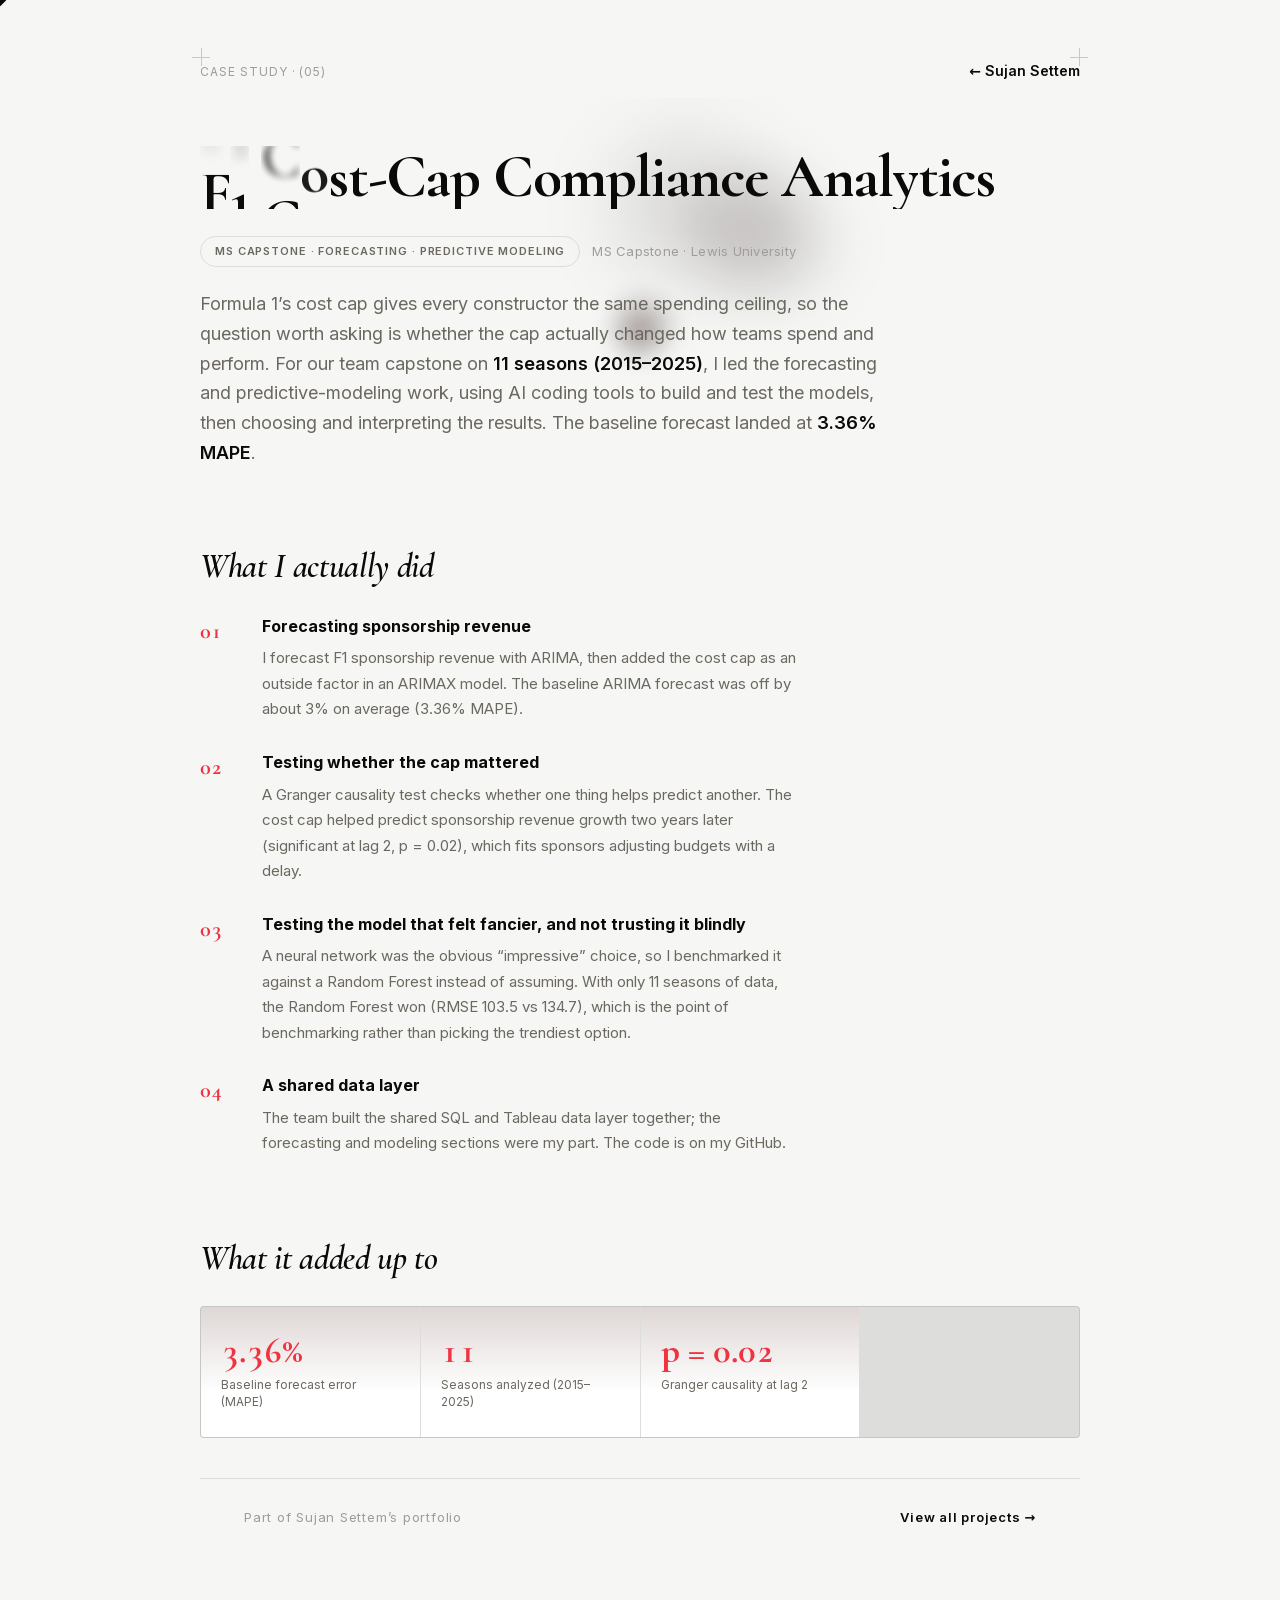
<file: work/f1-cost-cap-analytics/index.html>
<!DOCTYPE html><html lang="en" class="cormorant_garamond_51a371e7-module__A5rFYW__variable cormorant_4e543290-module__CKMy_q__variable inter_c15e96cb-module__0bjUvq__variable font-sans geist_da832ead-module__aN_Ytq__variable"><head><meta charSet="utf-8"/><meta name="viewport" content="width=device-width, initial-scale=1"/><link rel="preload" href="/_next/static/media/01e4147cff8141ee-s.p.3huc2loe0ie8a.woff2" as="font" crossorigin="" type="font/woff2"/><link rel="preload" href="/_next/static/media/61f83d1116c3c119-s.p.1i770ixt5m62g.woff2" as="font" crossorigin="" type="font/woff2"/><link rel="preload" href="/_next/static/media/83afe278b6a6bb3c-s.p.2bn3s6zvc0dyp.woff2" as="font" crossorigin="" type="font/woff2"/><link rel="preload" href="/_next/static/media/8bd76523131fa0fc-s.p.1pvupmngxrt5z.woff2" as="font" crossorigin="" type="font/woff2"/><link rel="preload" href="/_next/static/media/caa3a2e1cccd8315-s.p.0wgildi0cnwt9.woff2" as="font" crossorigin="" type="font/woff2"/><link rel="preload" href="/_next/static/media/daa29454a3e61cb2-s.p.25_z0nxfvnd9o.woff2" as="font" crossorigin="" type="font/woff2"/><link rel="stylesheet" href="/_next/static/chunks/0pormahwbj4th.css" data-precedence="next"/><link rel="stylesheet" href="/_next/static/chunks/2u3r_ujczzzn4.css" data-precedence="next"/><link rel="preload" as="script" fetchPriority="low" href="/_next/static/chunks/310vm2bl3xxpt.js"/><script src="/_next/static/chunks/19mx3mg6lkumu.js" async=""></script><script src="/_next/static/chunks/27t_qfc-3_lzs.js" async=""></script><script src="/_next/static/chunks/1umjmroatobi6.js" async=""></script><script src="/_next/static/chunks/turbopack-207gbjc7i4a-q.js" async=""></script><script src="/_next/static/chunks/3iyr0mhquzu4t.js" async=""></script><script src="/_next/static/chunks/32o2gcaey0se2.js" async=""></script><script src="/_next/static/chunks/3mwjl_xsqi5cc.js" async=""></script><script src="/_next/static/chunks/03tij-265585c.js" async=""></script><meta name="next-size-adjust" content=""/><title>F1 Cost-Cap Analytics | Sujan Settem</title><meta name="description" content="MS capstone: sponsorship revenue forecasting with ARIMA (3.36% MAPE), a Granger causality test on the F1 cost cap, and a Random Forest that beat a neural network, across 11 seasons."/><link rel="icon" href="/favicon.ico?favicon.2vob68tjqpejf.ico" sizes="256x256" type="image/x-icon"/><script src="/_next/static/chunks/0cz1d0mv5g_q7.js" noModule=""></script></head><body><div hidden=""><!--$--><!--/$--></div><div class="cursor-outer" aria-hidden="true"><div class="cursor-shape"></div></div><main class="cs-page"><div class="cs-wrap"><div class="cs-cross" style="top:-8px;left:-8px" aria-hidden="true"></div><div class="cs-cross" style="top:-8px;right:-8px" aria-hidden="true"></div><div class="cs-eyebrow-row"><span>Case Study · (05)</span><a href="/#work">← Sujan Settem</a></div><header class="cs-hero"><div class="cs-hero-glow-frame"><canvas class="hero-glow-canvas" aria-hidden="true"></canvas></div><div class="cs-hero-content"><h1 class="cs-h1"><span style="display:block;width:fit-content;white-space:normal"><span style="position:relative;display:inline-block;overflow:hidden;line-height:1.05"><span class="kchar" style="display:inline-block;opacity:0;filter:blur(10px);font-weight:300;transform:translateY(110%)">F</span></span><span style="position:relative;display:inline-block;overflow:hidden;line-height:1.05"><span class="kchar" style="display:inline-block;opacity:0;filter:blur(10px);font-weight:300;transform:translateY(110%)">1</span></span><span style="position:relative;display:inline-block;overflow:hidden;line-height:1.05"><span class="kchar" style="display:inline-block;opacity:0;filter:blur(10px);font-weight:300;transform:translateY(110%)"> </span></span><span style="position:relative;display:inline-block;overflow:hidden;line-height:1.05"><span class="kchar" style="display:inline-block;opacity:0;filter:blur(10px);font-weight:300;transform:translateY(110%)">C</span></span><span style="position:relative;display:inline-block;overflow:hidden;line-height:1.05"><span class="kchar" style="display:inline-block;opacity:0;filter:blur(10px);font-weight:300;transform:translateY(110%)">o</span></span><span style="position:relative;display:inline-block;overflow:hidden;line-height:1.05"><span class="kchar" style="display:inline-block;opacity:0;filter:blur(10px);font-weight:300;transform:translateY(110%)">s</span></span><span style="position:relative;display:inline-block;overflow:hidden;line-height:1.05"><span class="kchar" style="display:inline-block;opacity:0;filter:blur(10px);font-weight:300;transform:translateY(110%)">t</span></span><span style="position:relative;display:inline-block;overflow:hidden;line-height:1.05"><span class="kchar" style="display:inline-block;opacity:0;filter:blur(10px);font-weight:300;transform:translateY(110%)">-</span></span><span style="position:relative;display:inline-block;overflow:hidden;line-height:1.05"><span class="kchar" style="display:inline-block;opacity:0;filter:blur(10px);font-weight:300;transform:translateY(110%)">C</span></span><span style="position:relative;display:inline-block;overflow:hidden;line-height:1.05"><span class="kchar" style="display:inline-block;opacity:0;filter:blur(10px);font-weight:300;transform:translateY(110%)">a</span></span><span style="position:relative;display:inline-block;overflow:hidden;line-height:1.05"><span class="kchar" style="display:inline-block;opacity:0;filter:blur(10px);font-weight:300;transform:translateY(110%)">p</span></span><span style="position:relative;display:inline-block;overflow:hidden;line-height:1.05"><span class="kchar" style="display:inline-block;opacity:0;filter:blur(10px);font-weight:300;transform:translateY(110%)"> </span></span><span style="position:relative;display:inline-block;overflow:hidden;line-height:1.05"><span class="kchar" style="display:inline-block;opacity:0;filter:blur(10px);font-weight:300;transform:translateY(110%)">C</span></span><span style="position:relative;display:inline-block;overflow:hidden;line-height:1.05"><span class="kchar" style="display:inline-block;opacity:0;filter:blur(10px);font-weight:300;transform:translateY(110%)">o</span></span><span style="position:relative;display:inline-block;overflow:hidden;line-height:1.05"><span class="kchar" style="display:inline-block;opacity:0;filter:blur(10px);font-weight:300;transform:translateY(110%)">m</span></span><span style="position:relative;display:inline-block;overflow:hidden;line-height:1.05"><span class="kchar" style="display:inline-block;opacity:0;filter:blur(10px);font-weight:300;transform:translateY(110%)">p</span></span><span style="position:relative;display:inline-block;overflow:hidden;line-height:1.05"><span class="kchar" style="display:inline-block;opacity:0;filter:blur(10px);font-weight:300;transform:translateY(110%)">l</span></span><span style="position:relative;display:inline-block;overflow:hidden;line-height:1.05"><span class="kchar" style="display:inline-block;opacity:0;filter:blur(10px);font-weight:300;transform:translateY(110%)">i</span></span><span style="position:relative;display:inline-block;overflow:hidden;line-height:1.05"><span class="kchar" style="display:inline-block;opacity:0;filter:blur(10px);font-weight:300;transform:translateY(110%)">a</span></span><span style="position:relative;display:inline-block;overflow:hidden;line-height:1.05"><span class="kchar" style="display:inline-block;opacity:0;filter:blur(10px);font-weight:300;transform:translateY(110%)">n</span></span><span style="position:relative;display:inline-block;overflow:hidden;line-height:1.05"><span class="kchar" style="display:inline-block;opacity:0;filter:blur(10px);font-weight:300;transform:translateY(110%)">c</span></span><span style="position:relative;display:inline-block;overflow:hidden;line-height:1.05"><span class="kchar" style="display:inline-block;opacity:0;filter:blur(10px);font-weight:300;transform:translateY(110%)">e</span></span><span style="position:relative;display:inline-block;overflow:hidden;line-height:1.05"><span class="kchar" style="display:inline-block;opacity:0;filter:blur(10px);font-weight:300;transform:translateY(110%)"> </span></span><span style="position:relative;display:inline-block;overflow:hidden;line-height:1.05"><span class="kchar" style="display:inline-block;opacity:0;filter:blur(10px);font-weight:300;transform:translateY(110%)">A</span></span><span style="position:relative;display:inline-block;overflow:hidden;line-height:1.05"><span class="kchar" style="display:inline-block;opacity:0;filter:blur(10px);font-weight:300;transform:translateY(110%)">n</span></span><span style="position:relative;display:inline-block;overflow:hidden;line-height:1.05"><span class="kchar" style="display:inline-block;opacity:0;filter:blur(10px);font-weight:300;transform:translateY(110%)">a</span></span><span style="position:relative;display:inline-block;overflow:hidden;line-height:1.05"><span class="kchar" style="display:inline-block;opacity:0;filter:blur(10px);font-weight:300;transform:translateY(110%)">l</span></span><span style="position:relative;display:inline-block;overflow:hidden;line-height:1.05"><span class="kchar" style="display:inline-block;opacity:0;filter:blur(10px);font-weight:300;transform:translateY(110%)">y</span></span><span style="position:relative;display:inline-block;overflow:hidden;line-height:1.05"><span class="kchar" style="display:inline-block;opacity:0;filter:blur(10px);font-weight:300;transform:translateY(110%)">t</span></span><span style="position:relative;display:inline-block;overflow:hidden;line-height:1.05"><span class="kchar" style="display:inline-block;opacity:0;filter:blur(10px);font-weight:300;transform:translateY(110%)">i</span></span><span style="position:relative;display:inline-block;overflow:hidden;line-height:1.05"><span class="kchar" style="display:inline-block;opacity:0;filter:blur(10px);font-weight:300;transform:translateY(110%)">c</span></span><span style="position:relative;display:inline-block;overflow:hidden;line-height:1.05"><span class="kchar" style="display:inline-block;opacity:0;filter:blur(10px);font-weight:300;transform:translateY(110%)">s</span></span></span></h1><div class="cs-meta-row"><div class="cs-tag-pill">MS CAPSTONE · FORECASTING · PREDICTIVE MODELING</div><div class="cs-num-tag">MS Capstone · Lewis University</div></div><p class="cs-lede">Formula 1’s cost cap gives every constructor the same spending ceiling, so the question worth asking is whether the cap actually changed how teams spend and perform. For our team capstone on <strong>11 seasons (2015–2025)</strong>, I led the forecasting and predictive-modeling work, using AI coding tools to build and test the models, then choosing and interpreting the results. The baseline forecast landed at<!-- --> <strong>3.36% MAPE</strong>.</p></div></header><section class="cs-section"><h2 class="cs-h2">What I actually did</h2><div class="cs-steps"><div class="cs-step"><div class="cs-step-num">01</div><div><h3>Forecasting sponsorship revenue</h3><p>I forecast F1 sponsorship revenue with ARIMA, then added the cost cap as an outside factor in an ARIMAX model. The baseline ARIMA forecast was off by about 3% on average (3.36% MAPE).</p></div></div><div class="cs-step"><div class="cs-step-num">02</div><div><h3>Testing whether the cap mattered</h3><p>A Granger causality test checks whether one thing helps predict another. The cost cap helped predict sponsorship revenue growth two years later (significant at lag 2, p = 0.02), which fits sponsors adjusting budgets with a delay.</p></div></div><div class="cs-step"><div class="cs-step-num">03</div><div><h3>Testing the model that felt fancier, and not trusting it blindly</h3><p>A neural network was the obvious “impressive” choice, so I benchmarked it against a Random Forest instead of assuming. With only 11 seasons of data, the Random Forest won (RMSE 103.5 vs 134.7), which is the point of benchmarking rather than picking the trendiest option.</p></div></div><div class="cs-step"><div class="cs-step-num">04</div><div><h3>A shared data layer</h3><p>The team built the shared SQL and Tableau data layer together; the forecasting and modeling sections were my part. The code is on my GitHub.</p></div></div></div></section><section style="margin-bottom:24px"><h2 class="cs-h2">What it added up to</h2><div class="cs-stats"><div class="cs-stat"><div class="cs-stat-num">3.36%</div><div class="cs-stat-label">Baseline forecast error (MAPE)</div></div><div class="cs-stat"><div class="cs-stat-num">11</div><div class="cs-stat-label">Seasons analyzed (2015–2025)</div></div><div class="cs-stat"><div class="cs-stat-num">p = 0.02</div><div class="cs-stat-label">Granger causality at lag 2</div></div></div></section><footer class="cs-footer"><span>Part of Sujan Settem’s portfolio</span><a href="/#work">View all projects →</a></footer></div></main><!--$--><!--/$--><script src="/_next/static/chunks/310vm2bl3xxpt.js" id="_R_" async=""></script><script>(self.__next_f=self.__next_f||[]).push([0])</script><script>self.__next_f.push([1,"1:\"$Sreact.fragment\"\n2:I[63209,[\"/_next/static/chunks/3iyr0mhquzu4t.js\"],\"MotionConfig\"]\n3:I[39756,[\"/_next/static/chunks/3iyr0mhquzu4t.js\"],\"default\"]\n4:I[37457,[\"/_next/static/chunks/3iyr0mhquzu4t.js\"],\"default\"]\n5:I[44858,[\"/_next/static/chunks/3iyr0mhquzu4t.js\",\"/_next/static/chunks/32o2gcaey0se2.js\"],\"default\"]\n6:I[45584,[\"/_next/static/chunks/3iyr0mhquzu4t.js\",\"/_next/static/chunks/32o2gcaey0se2.js\",\"/_next/static/chunks/3mwjl_xsqi5cc.js\",\"/_next/static/chunks/03tij-265585c.js\"],\"default\"]\n7:I[97367,[\"/_next/static/chunks/3iyr0mhquzu4t.js\"],\"OutletBoundary\"]\n8:\"$Sreact.suspense\"\nb:I[97367,[\"/_next/static/chunks/3iyr0mhquzu4t.js\"],\"ViewportBoundary\"]\nd:I[97367,[\"/_next/static/chunks/3iyr0mhquzu4t.js\"],\"MetadataBoundary\"]\nf:I[68027,[\"/_next/static/chunks/3iyr0mhquzu4t.js\"],\"default\",1]\n:HL[\"/_next/static/chunks/0pormahwbj4th.css\",\"style\"]\n:HL[\"/_next/static/media/01e4147cff8141ee-s.p.3huc2loe0ie8a.woff2\",\"font\",{\"crossOrigin\":\"\",\"type\":\"font/woff2\"}]\n:HL[\"/_next/static/media/61f83d1116c3c119-s.p.1i770ixt5m62g.woff2\",\"font\",{\"crossOrigin\":\"\",\"type\":\"font/woff2\"}]\n:HL[\"/_next/static/media/83afe278b6a6bb3c-s.p.2bn3s6zvc0dyp.woff2\",\"font\",{\"crossOrigin\":\"\",\"type\":\"font/woff2\"}]\n:HL[\"/_next/static/media/8bd76523131fa0fc-s.p.1pvupmngxrt5z.woff2\",\"font\",{\"crossOrigin\":\"\",\"type\":\"font/woff2\"}]\n:HL[\"/_next/static/media/caa3a2e1cccd8315-s.p.0wgildi0cnwt9.woff2\",\"font\",{\"crossOrigin\":\"\",\"type\":\"font/woff2\"}]\n:HL[\"/_next/static/media/daa29454a3e61cb2-s.p.25_z0nxfvnd9o.woff2\",\"font\",{\"crossOrigin\":\"\",\"type\":\"font/woff2\"}]\n:HL[\"/_next/static/chunks/2u3r_ujczzzn4.css\",\"style\"]\na:X\n"])</script><script>self.__next_f.push([1,"0:{\"P\":null,\"c\":[\"\",\"work\",\"f1-cost-cap-analytics\",\"\"],\"q\":\"\",\"i\":false,\"f\":[[[\"\",{\"children\":[\"work\",{\"children\":[\"f1-cost-cap-analytics\",{\"children\":[\"__PAGE__\",{},\"$undefined\",\"$undefined\",4608]},\"$undefined\",\"$undefined\",4608]},\"$undefined\",\"$undefined\",4608]},\"$undefined\",\"$undefined\",4624],[[\"$\",\"$1\",\"c\",{\"children\":[[[\"$\",\"link\",\"0\",{\"rel\":\"stylesheet\",\"href\":\"/_next/static/chunks/0pormahwbj4th.css\",\"precedence\":\"next\",\"crossOrigin\":\"$undefined\",\"nonce\":\"$undefined\"}],[\"$\",\"script\",\"script-0\",{\"src\":\"/_next/static/chunks/3iyr0mhquzu4t.js\",\"async\":true,\"nonce\":\"$undefined\"}]],[\"$\",\"html\",null,{\"lang\":\"en\",\"className\":\"cormorant_garamond_51a371e7-module__A5rFYW__variable cormorant_4e543290-module__CKMy_q__variable inter_c15e96cb-module__0bjUvq__variable font-sans geist_da832ead-module__aN_Ytq__variable\",\"suppressHydrationWarning\":true,\"children\":[\"$\",\"body\",null,{\"children\":[\"$\",\"$L2\",null,{\"reducedMotion\":\"never\",\"children\":[\"$\",\"$L3\",null,{\"parallelRouterKey\":\"children\",\"error\":\"$undefined\",\"errorStyles\":\"$undefined\",\"errorScripts\":\"$undefined\",\"template\":[\"$\",\"$L4\",null,{}],\"templateStyles\":\"$undefined\",\"templateScripts\":\"$undefined\",\"notFound\":[[[\"$\",\"title\",null,{\"children\":\"404: This page could not be found.\"}],[\"$\",\"div\",null,{\"style\":{\"fontFamily\":\"system-ui,\\\"Segoe UI\\\",Roboto,Helvetica,Arial,sans-serif,\\\"Apple Color Emoji\\\",\\\"Segoe UI Emoji\\\"\",\"height\":\"100vh\",\"textAlign\":\"center\",\"display\":\"flex\",\"flexDirection\":\"column\",\"alignItems\":\"center\",\"justifyContent\":\"center\"},\"children\":[\"$\",\"div\",null,{\"children\":[[\"$\",\"style\",null,{\"dangerouslySetInnerHTML\":{\"__html\":\"body{color:#000;background:#fff;margin:0}.next-error-h1{border-right:1px solid rgba(0,0,0,.3)}@media (prefers-color-scheme:dark){body{color:#fff;background:#000}.next-error-h1{border-right:1px solid rgba(255,255,255,.3)}}\"}}],[\"$\",\"h1\",null,{\"className\":\"next-error-h1\",\"style\":{\"display\":\"inline-block\",\"margin\":\"0 20px 0 0\",\"padding\":\"0 23px 0 0\",\"fontSize\":24,\"fontWeight\":500,\"verticalAlign\":\"top\",\"lineHeight\":\"49px\"},\"children\":404}],[\"$\",\"div\",null,{\"style\":{\"display\":\"inline-block\"},\"children\":[\"$\",\"h2\",null,{\"style\":{\"fontSize\":14,\"fontWeight\":400,\"lineHeight\":\"49px\",\"margin\":0},\"children\":\"This page could not be found.\"}]}]]}]}]],[]],\"forbidden\":\"$undefined\",\"unauthorized\":\"$undefined\"}]}]}]}]]}],{\"children\":[[\"$\",\"$1\",\"c\",{\"children\":[[[\"$\",\"script\",\"script-0\",{\"src\":\"/_next/static/chunks/32o2gcaey0se2.js\",\"async\":true,\"nonce\":\"$undefined\"}]],[[\"$\",\"$L5\",null,{}],[\"$\",\"$L3\",null,{\"parallelRouterKey\":\"children\",\"error\":\"$undefined\",\"errorStyles\":\"$undefined\",\"errorScripts\":\"$undefined\",\"template\":[\"$\",\"$L4\",null,{}],\"templateStyles\":\"$undefined\",\"templateScripts\":\"$undefined\",\"notFound\":\"$undefined\",\"forbidden\":\"$undefined\",\"unauthorized\":\"$undefined\"}]]]}],{\"children\":[[\"$\",\"$1\",\"c\",{\"children\":[null,[\"$\",\"$L3\",null,{\"parallelRouterKey\":\"children\",\"error\":\"$undefined\",\"errorStyles\":\"$undefined\",\"errorScripts\":\"$undefined\",\"template\":[\"$\",\"$L4\",null,{}],\"templateStyles\":\"$undefined\",\"templateScripts\":\"$undefined\",\"notFound\":\"$undefined\",\"forbidden\":\"$undefined\",\"unauthorized\":\"$undefined\"}]]}],{\"children\":[[\"$\",\"$1\",\"c\",{\"children\":[[\"$\",\"$L6\",null,{}],[[\"$\",\"link\",\"0\",{\"rel\":\"stylesheet\",\"href\":\"/_next/static/chunks/2u3r_ujczzzn4.css\",\"precedence\":\"next\",\"crossOrigin\":\"$undefined\",\"nonce\":\"$undefined\"}],[\"$\",\"script\",\"script-0\",{\"src\":\"/_next/static/chunks/3mwjl_xsqi5cc.js\",\"async\":true,\"nonce\":\"$undefined\"}],[\"$\",\"script\",\"script-1\",{\"src\":\"/_next/static/chunks/03tij-265585c.js\",\"async\":true,\"nonce\":\"$undefined\"}]],[\"$\",\"$L7\",null,{\"children\":[\"$\",\"$8\",null,{\"name\":\"Next.MetadataOutlet\",\"children\":\"$@9\"}]}]]}],{},null,false,null]},null,false,\"$a\"]},null,false,null]},null,false,null],[\"$\",\"$1\",\"h\",{\"children\":[null,[\"$\",\"$Lb\",null,{\"children\":\"$Lc\"}],[\"$\",\"div\",null,{\"hidden\":true,\"children\":[\"$\",\"$Ld\",null,{\"children\":[\"$\",\"$8\",null,{\"name\":\"Next.Metadata\",\"children\":\"$Le\"}]}]}],[\"$\",\"meta\",null,{\"name\":\"next-size-adjust\",\"content\":\"\"}]]}],false]],\"m\":\"$undefined\",\"G\":[\"$f\",[[\"$\",\"link\",\"0\",{\"rel\":\"stylesheet\",\"href\":\"/_next/static/chunks/0pormahwbj4th.css\",\"precedence\":\"next\",\"crossOrigin\":\"$undefined\",\"nonce\":\"$undefined\"}]]],\"S\":true,\"h\":null,\"r\":\"$undefined\",\"s\":\"$undefined\",\"a\":\"$undefined\",\"l\":\"$undefined\",\"p\":\"$undefined\",\"d\":\"$undefined\",\"b\":\"k7d3VYgumhPcOI3vC9GHr\"}\n"])</script><script>self.__next_f.push([1,"a:C\nc:[[\"$\",\"meta\",\"0\",{\"charSet\":\"utf-8\"}],[\"$\",\"meta\",\"1\",{\"name\":\"viewport\",\"content\":\"width=device-width, initial-scale=1\"}]]\n"])</script><script>self.__next_f.push([1,"10:I[27201,[\"/_next/static/chunks/3iyr0mhquzu4t.js\"],\"IconMark\"]\n9:null\ne:[[\"$\",\"title\",\"0\",{\"children\":\"F1 Cost-Cap Analytics | Sujan Settem\"}],[\"$\",\"meta\",\"1\",{\"name\":\"description\",\"content\":\"MS capstone: sponsorship revenue forecasting with ARIMA (3.36% MAPE), a Granger causality test on the F1 cost cap, and a Random Forest that beat a neural network, across 11 seasons.\"}],[\"$\",\"link\",\"2\",{\"rel\":\"icon\",\"href\":\"/favicon.ico?favicon.2vob68tjqpejf.ico\",\"sizes\":\"256x256\",\"type\":\"image/x-icon\"}],[\"$\",\"$L10\",\"3\",{}]]\n"])</script></body></html>
</file>
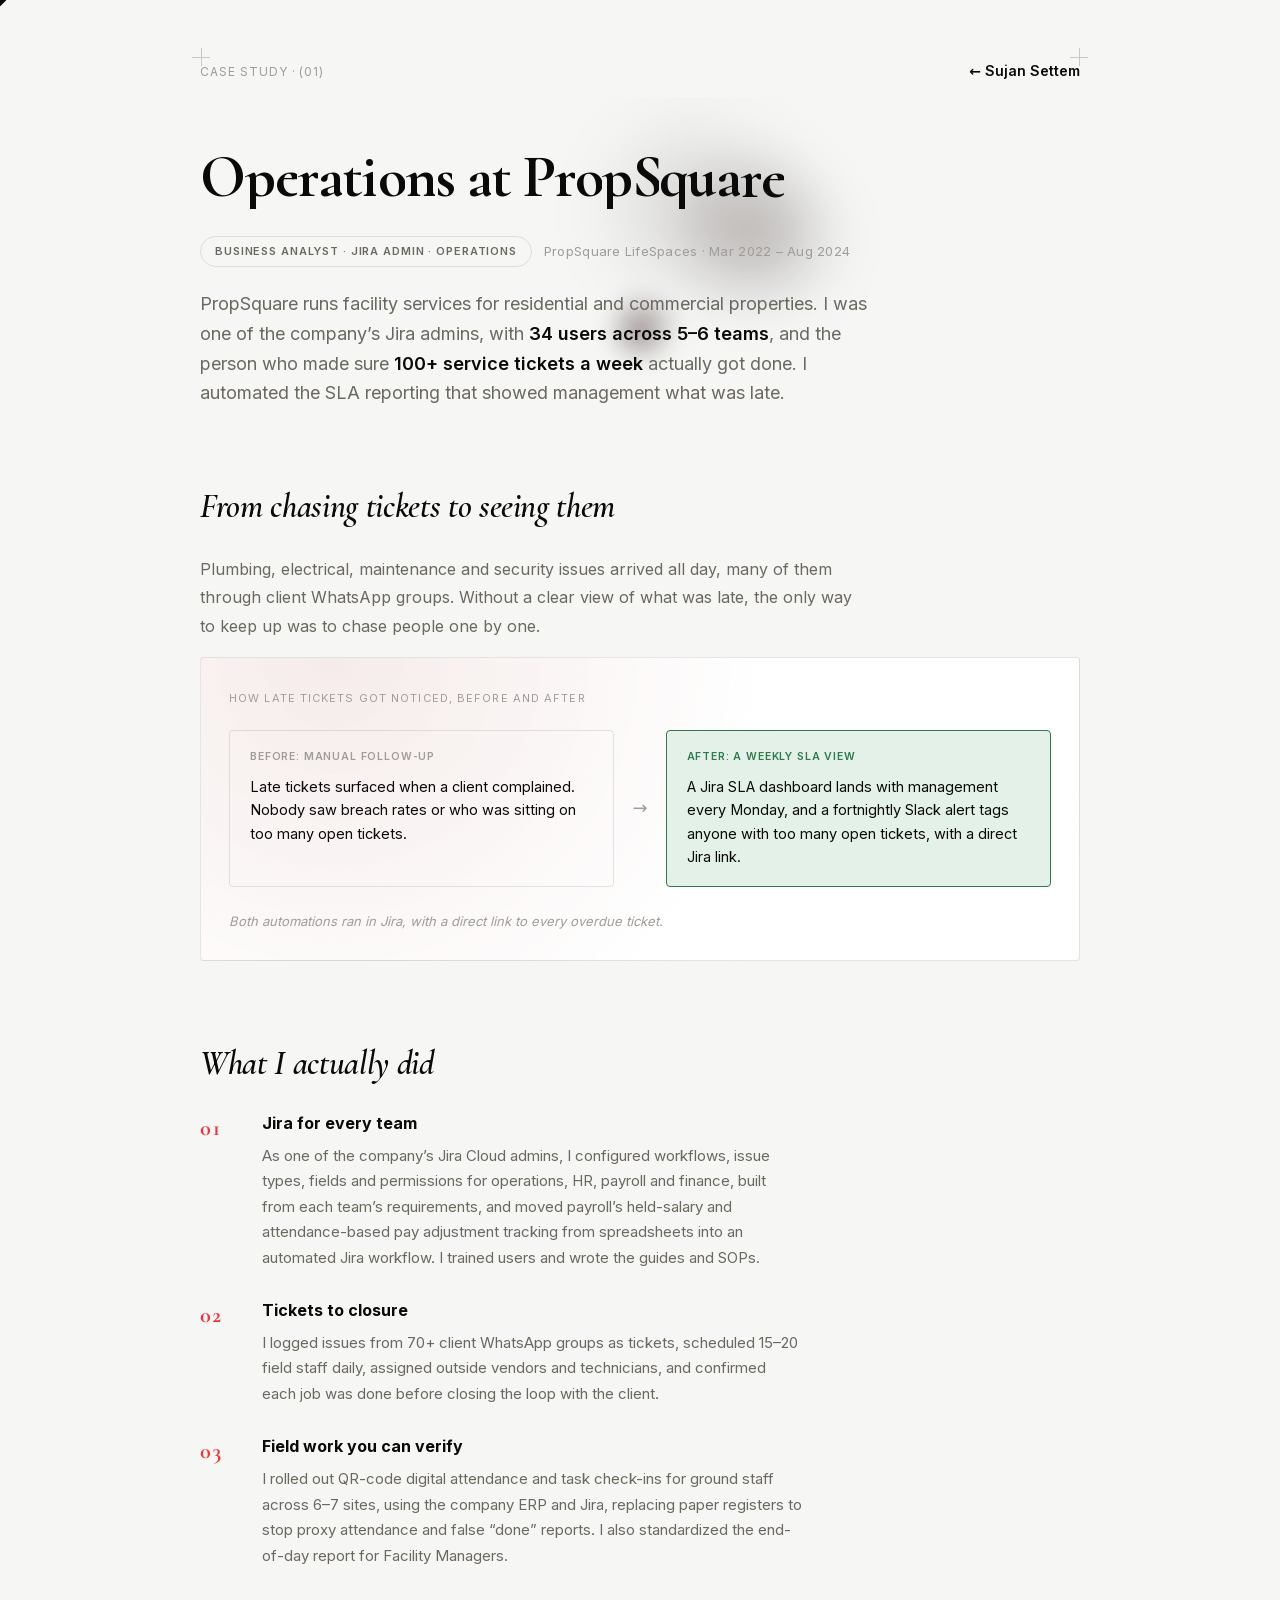
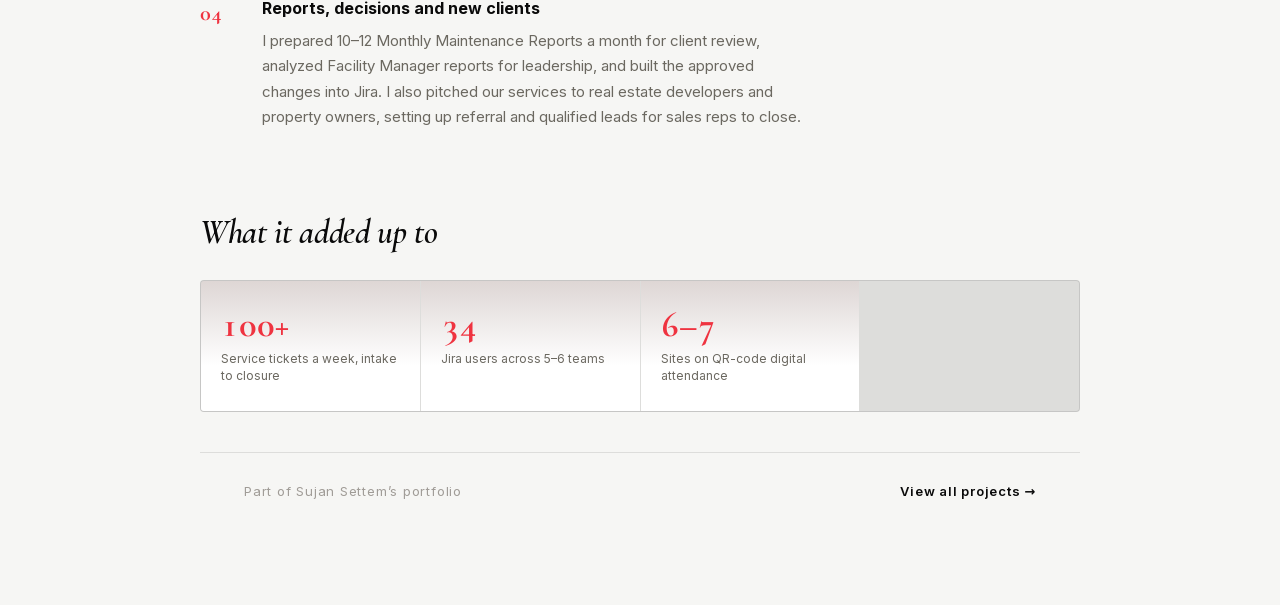
<file: work/propsquare-operations/index.html>
<!DOCTYPE html><html lang="en" class="cormorant_garamond_51a371e7-module__A5rFYW__variable cormorant_4e543290-module__CKMy_q__variable inter_c15e96cb-module__0bjUvq__variable font-sans geist_da832ead-module__aN_Ytq__variable"><head><meta charSet="utf-8"/><meta name="viewport" content="width=device-width, initial-scale=1"/><link rel="preload" href="/_next/static/media/01e4147cff8141ee-s.p.3huc2loe0ie8a.woff2" as="font" crossorigin="" type="font/woff2"/><link rel="preload" href="/_next/static/media/61f83d1116c3c119-s.p.1i770ixt5m62g.woff2" as="font" crossorigin="" type="font/woff2"/><link rel="preload" href="/_next/static/media/83afe278b6a6bb3c-s.p.2bn3s6zvc0dyp.woff2" as="font" crossorigin="" type="font/woff2"/><link rel="preload" href="/_next/static/media/8bd76523131fa0fc-s.p.1pvupmngxrt5z.woff2" as="font" crossorigin="" type="font/woff2"/><link rel="preload" href="/_next/static/media/caa3a2e1cccd8315-s.p.0wgildi0cnwt9.woff2" as="font" crossorigin="" type="font/woff2"/><link rel="preload" href="/_next/static/media/daa29454a3e61cb2-s.p.25_z0nxfvnd9o.woff2" as="font" crossorigin="" type="font/woff2"/><link rel="stylesheet" href="/_next/static/chunks/0pormahwbj4th.css" data-precedence="next"/><link rel="stylesheet" href="/_next/static/chunks/2u3r_ujczzzn4.css" data-precedence="next"/><link rel="preload" as="script" fetchPriority="low" href="/_next/static/chunks/310vm2bl3xxpt.js"/><script src="/_next/static/chunks/19mx3mg6lkumu.js" async=""></script><script src="/_next/static/chunks/27t_qfc-3_lzs.js" async=""></script><script src="/_next/static/chunks/1umjmroatobi6.js" async=""></script><script src="/_next/static/chunks/turbopack-207gbjc7i4a-q.js" async=""></script><script src="/_next/static/chunks/3iyr0mhquzu4t.js" async=""></script><script src="/_next/static/chunks/32o2gcaey0se2.js" async=""></script><script src="/_next/static/chunks/1vqdc-2z49pcc.js" async=""></script><script src="/_next/static/chunks/03tij-265585c.js" async=""></script><meta name="next-size-adjust" content=""/><title>Operations at PropSquare | Sujan Settem</title><meta name="description" content="Running Jira for 34 users across 5–6 teams and 100+ service tickets a week at PropSquare LifeSpaces, with automated weekly SLA reporting for management."/><link rel="icon" href="/favicon.ico?favicon.2vob68tjqpejf.ico" sizes="256x256" type="image/x-icon"/><script src="/_next/static/chunks/0cz1d0mv5g_q7.js" noModule=""></script></head><body><div hidden=""><!--$--><!--/$--></div><div class="cursor-outer" aria-hidden="true"><div class="cursor-shape"></div></div><main class="cs-page"><div class="cs-wrap"><div class="cs-cross" style="top:-8px;left:-8px" aria-hidden="true"></div><div class="cs-cross" style="top:-8px;right:-8px" aria-hidden="true"></div><div class="cs-eyebrow-row"><span>Case Study · (01)</span><a href="/#work">← Sujan Settem</a></div><header class="cs-hero"><div class="cs-hero-glow-frame"><canvas class="hero-glow-canvas" aria-hidden="true"></canvas></div><div class="cs-hero-content"><h1 class="cs-h1"><span style="display:block;width:fit-content;white-space:normal"><span style="position:relative;display:inline-block;overflow:hidden;line-height:1.05"><span class="kchar" style="display:inline-block;opacity:0;filter:blur(10px);font-weight:300;transform:translateY(110%)">O</span></span><span style="position:relative;display:inline-block;overflow:hidden;line-height:1.05"><span class="kchar" style="display:inline-block;opacity:0;filter:blur(10px);font-weight:300;transform:translateY(110%)">p</span></span><span style="position:relative;display:inline-block;overflow:hidden;line-height:1.05"><span class="kchar" style="display:inline-block;opacity:0;filter:blur(10px);font-weight:300;transform:translateY(110%)">e</span></span><span style="position:relative;display:inline-block;overflow:hidden;line-height:1.05"><span class="kchar" style="display:inline-block;opacity:0;filter:blur(10px);font-weight:300;transform:translateY(110%)">r</span></span><span style="position:relative;display:inline-block;overflow:hidden;line-height:1.05"><span class="kchar" style="display:inline-block;opacity:0;filter:blur(10px);font-weight:300;transform:translateY(110%)">a</span></span><span style="position:relative;display:inline-block;overflow:hidden;line-height:1.05"><span class="kchar" style="display:inline-block;opacity:0;filter:blur(10px);font-weight:300;transform:translateY(110%)">t</span></span><span style="position:relative;display:inline-block;overflow:hidden;line-height:1.05"><span class="kchar" style="display:inline-block;opacity:0;filter:blur(10px);font-weight:300;transform:translateY(110%)">i</span></span><span style="position:relative;display:inline-block;overflow:hidden;line-height:1.05"><span class="kchar" style="display:inline-block;opacity:0;filter:blur(10px);font-weight:300;transform:translateY(110%)">o</span></span><span style="position:relative;display:inline-block;overflow:hidden;line-height:1.05"><span class="kchar" style="display:inline-block;opacity:0;filter:blur(10px);font-weight:300;transform:translateY(110%)">n</span></span><span style="position:relative;display:inline-block;overflow:hidden;line-height:1.05"><span class="kchar" style="display:inline-block;opacity:0;filter:blur(10px);font-weight:300;transform:translateY(110%)">s</span></span><span style="position:relative;display:inline-block;overflow:hidden;line-height:1.05"><span class="kchar" style="display:inline-block;opacity:0;filter:blur(10px);font-weight:300;transform:translateY(110%)"> </span></span><span style="position:relative;display:inline-block;overflow:hidden;line-height:1.05"><span class="kchar" style="display:inline-block;opacity:0;filter:blur(10px);font-weight:300;transform:translateY(110%)">a</span></span><span style="position:relative;display:inline-block;overflow:hidden;line-height:1.05"><span class="kchar" style="display:inline-block;opacity:0;filter:blur(10px);font-weight:300;transform:translateY(110%)">t</span></span><span style="position:relative;display:inline-block;overflow:hidden;line-height:1.05"><span class="kchar" style="display:inline-block;opacity:0;filter:blur(10px);font-weight:300;transform:translateY(110%)"> </span></span><span style="position:relative;display:inline-block;overflow:hidden;line-height:1.05"><span class="kchar" style="display:inline-block;opacity:0;filter:blur(10px);font-weight:300;transform:translateY(110%)">P</span></span><span style="position:relative;display:inline-block;overflow:hidden;line-height:1.05"><span class="kchar" style="display:inline-block;opacity:0;filter:blur(10px);font-weight:300;transform:translateY(110%)">r</span></span><span style="position:relative;display:inline-block;overflow:hidden;line-height:1.05"><span class="kchar" style="display:inline-block;opacity:0;filter:blur(10px);font-weight:300;transform:translateY(110%)">o</span></span><span style="position:relative;display:inline-block;overflow:hidden;line-height:1.05"><span class="kchar" style="display:inline-block;opacity:0;filter:blur(10px);font-weight:300;transform:translateY(110%)">p</span></span><span style="position:relative;display:inline-block;overflow:hidden;line-height:1.05"><span class="kchar" style="display:inline-block;opacity:0;filter:blur(10px);font-weight:300;transform:translateY(110%)">S</span></span><span style="position:relative;display:inline-block;overflow:hidden;line-height:1.05"><span class="kchar" style="display:inline-block;opacity:0;filter:blur(10px);font-weight:300;transform:translateY(110%)">q</span></span><span style="position:relative;display:inline-block;overflow:hidden;line-height:1.05"><span class="kchar" style="display:inline-block;opacity:0;filter:blur(10px);font-weight:300;transform:translateY(110%)">u</span></span><span style="position:relative;display:inline-block;overflow:hidden;line-height:1.05"><span class="kchar" style="display:inline-block;opacity:0;filter:blur(10px);font-weight:300;transform:translateY(110%)">a</span></span><span style="position:relative;display:inline-block;overflow:hidden;line-height:1.05"><span class="kchar" style="display:inline-block;opacity:0;filter:blur(10px);font-weight:300;transform:translateY(110%)">r</span></span><span style="position:relative;display:inline-block;overflow:hidden;line-height:1.05"><span class="kchar" style="display:inline-block;opacity:0;filter:blur(10px);font-weight:300;transform:translateY(110%)">e</span></span></span></h1><div class="cs-meta-row"><div class="cs-tag-pill">BUSINESS ANALYST · JIRA ADMIN · OPERATIONS</div><div class="cs-num-tag">PropSquare LifeSpaces · Mar 2022 – Aug 2024</div></div><p class="cs-lede">PropSquare runs facility services for residential and commercial properties. I was one of the company’s Jira admins, with <strong>34 users across 5–6 teams</strong>, and the person who made sure <strong>100+ service tickets a week</strong> actually got done. I automated the SLA reporting that showed management what was late.</p></div></header><section class="cs-section"><h2 class="cs-h2">From chasing tickets to seeing them</h2><p class="cs-body-text">Plumbing, electrical, maintenance and security issues arrived all day, many of them through client WhatsApp groups. Without a clear view of what was late, the only way to keep up was to chase people one by one.</p><div class="cs-diagram-frame"><div class="cs-diagram-label">How late tickets got noticed, before and after</div><div class="cs-compare"><div class="cs-compare-col" style="opacity:0;transform:translateY(8px) rotate(-1.5deg)"><div class="cs-compare-label">Before: manual follow-up</div><div class="cs-compare-body">Late tickets surfaced when a client complained. Nobody saw breach rates or who was sitting on too many open tickets.</div></div><div class="cs-compare-arrow">→</div><div class="cs-compare-col cs-improved" style="opacity:0;transform:translateY(8px) rotate(1.5deg)"><div class="cs-compare-label">After: a weekly SLA view</div><div class="cs-compare-body">A Jira SLA dashboard lands with management every Monday, and a fortnightly Slack alert tags anyone with too many open tickets, with a direct Jira link.</div></div></div><div class="cs-diagram-caption">Both automations ran in Jira, with a direct link to every overdue ticket.</div></div></section><section class="cs-section"><h2 class="cs-h2">What I actually did</h2><div class="cs-steps"><div class="cs-step"><div class="cs-step-num">01</div><div><h3>Jira for every team</h3><p>As one of the company’s Jira Cloud admins, I configured workflows, issue types, fields and permissions for operations, HR, payroll and finance, built from each team’s requirements, and moved payroll’s held-salary and attendance-based pay adjustment tracking from spreadsheets into an automated Jira workflow. I trained users and wrote the guides and SOPs.</p></div></div><div class="cs-step"><div class="cs-step-num">02</div><div><h3>Tickets to closure</h3><p>I logged issues from 70+ client WhatsApp groups as tickets, scheduled 15–20 field staff daily, assigned outside vendors and technicians, and confirmed each job was done before closing the loop with the client.</p></div></div><div class="cs-step"><div class="cs-step-num">03</div><div><h3>Field work you can verify</h3><p>I rolled out QR-code digital attendance and task check-ins for ground staff across 6–7 sites, using the company ERP and Jira, replacing paper registers to stop proxy attendance and false “done” reports. I also standardized the end-of-day report for Facility Managers.</p></div></div><div class="cs-step"><div class="cs-step-num">04</div><div><h3>Reports, decisions and new clients</h3><p>I prepared 10–12 Monthly Maintenance Reports a month for client review, analyzed Facility Manager reports for leadership, and built the approved changes into Jira. I also pitched our services to real estate developers and property owners, setting up referral and qualified leads for sales reps to close.</p></div></div></div></section><section style="margin-bottom:24px"><h2 class="cs-h2">What it added up to</h2><div class="cs-stats"><div class="cs-stat"><div class="cs-stat-num">100+</div><div class="cs-stat-label">Service tickets a week, intake to closure</div></div><div class="cs-stat"><div class="cs-stat-num">34</div><div class="cs-stat-label">Jira users across 5–6 teams</div></div><div class="cs-stat"><div class="cs-stat-num">6–7</div><div class="cs-stat-label">Sites on QR-code digital attendance</div></div></div></section><footer class="cs-footer"><span>Part of Sujan Settem’s portfolio</span><a href="/#work">View all projects →</a></footer></div></main><!--$--><!--/$--><script src="/_next/static/chunks/310vm2bl3xxpt.js" id="_R_" async=""></script><script>(self.__next_f=self.__next_f||[]).push([0])</script><script>self.__next_f.push([1,"1:\"$Sreact.fragment\"\n2:I[63209,[\"/_next/static/chunks/3iyr0mhquzu4t.js\"],\"MotionConfig\"]\n3:I[39756,[\"/_next/static/chunks/3iyr0mhquzu4t.js\"],\"default\"]\n4:I[37457,[\"/_next/static/chunks/3iyr0mhquzu4t.js\"],\"default\"]\n5:I[44858,[\"/_next/static/chunks/3iyr0mhquzu4t.js\",\"/_next/static/chunks/32o2gcaey0se2.js\"],\"default\"]\n6:I[76686,[\"/_next/static/chunks/3iyr0mhquzu4t.js\",\"/_next/static/chunks/32o2gcaey0se2.js\",\"/_next/static/chunks/1vqdc-2z49pcc.js\",\"/_next/static/chunks/03tij-265585c.js\"],\"default\"]\n7:I[97367,[\"/_next/static/chunks/3iyr0mhquzu4t.js\"],\"OutletBoundary\"]\n8:\"$Sreact.suspense\"\nb:I[97367,[\"/_next/static/chunks/3iyr0mhquzu4t.js\"],\"ViewportBoundary\"]\nd:I[97367,[\"/_next/static/chunks/3iyr0mhquzu4t.js\"],\"MetadataBoundary\"]\nf:I[68027,[\"/_next/static/chunks/3iyr0mhquzu4t.js\"],\"default\",1]\n:HL[\"/_next/static/chunks/0pormahwbj4th.css\",\"style\"]\n:HL[\"/_next/static/media/01e4147cff8141ee-s.p.3huc2loe0ie8a.woff2\",\"font\",{\"crossOrigin\":\"\",\"type\":\"font/woff2\"}]\n:HL[\"/_next/static/media/61f83d1116c3c119-s.p.1i770ixt5m62g.woff2\",\"font\",{\"crossOrigin\":\"\",\"type\":\"font/woff2\"}]\n:HL[\"/_next/static/media/83afe278b6a6bb3c-s.p.2bn3s6zvc0dyp.woff2\",\"font\",{\"crossOrigin\":\"\",\"type\":\"font/woff2\"}]\n:HL[\"/_next/static/media/8bd76523131fa0fc-s.p.1pvupmngxrt5z.woff2\",\"font\",{\"crossOrigin\":\"\",\"type\":\"font/woff2\"}]\n:HL[\"/_next/static/media/caa3a2e1cccd8315-s.p.0wgildi0cnwt9.woff2\",\"font\",{\"crossOrigin\":\"\",\"type\":\"font/woff2\"}]\n:HL[\"/_next/static/media/daa29454a3e61cb2-s.p.25_z0nxfvnd9o.woff2\",\"font\",{\"crossOrigin\":\"\",\"type\":\"font/woff2\"}]\n:HL[\"/_next/static/chunks/2u3r_ujczzzn4.css\",\"style\"]\na:X\n"])</script><script>self.__next_f.push([1,"0:{\"P\":null,\"c\":[\"\",\"work\",\"propsquare-operations\",\"\"],\"q\":\"\",\"i\":false,\"f\":[[[\"\",{\"children\":[\"work\",{\"children\":[\"propsquare-operations\",{\"children\":[\"__PAGE__\",{},\"$undefined\",\"$undefined\",4608]},\"$undefined\",\"$undefined\",4608]},\"$undefined\",\"$undefined\",4608]},\"$undefined\",\"$undefined\",4624],[[\"$\",\"$1\",\"c\",{\"children\":[[[\"$\",\"link\",\"0\",{\"rel\":\"stylesheet\",\"href\":\"/_next/static/chunks/0pormahwbj4th.css\",\"precedence\":\"next\",\"crossOrigin\":\"$undefined\",\"nonce\":\"$undefined\"}],[\"$\",\"script\",\"script-0\",{\"src\":\"/_next/static/chunks/3iyr0mhquzu4t.js\",\"async\":true,\"nonce\":\"$undefined\"}]],[\"$\",\"html\",null,{\"lang\":\"en\",\"className\":\"cormorant_garamond_51a371e7-module__A5rFYW__variable cormorant_4e543290-module__CKMy_q__variable inter_c15e96cb-module__0bjUvq__variable font-sans geist_da832ead-module__aN_Ytq__variable\",\"suppressHydrationWarning\":true,\"children\":[\"$\",\"body\",null,{\"children\":[\"$\",\"$L2\",null,{\"reducedMotion\":\"never\",\"children\":[\"$\",\"$L3\",null,{\"parallelRouterKey\":\"children\",\"error\":\"$undefined\",\"errorStyles\":\"$undefined\",\"errorScripts\":\"$undefined\",\"template\":[\"$\",\"$L4\",null,{}],\"templateStyles\":\"$undefined\",\"templateScripts\":\"$undefined\",\"notFound\":[[[\"$\",\"title\",null,{\"children\":\"404: This page could not be found.\"}],[\"$\",\"div\",null,{\"style\":{\"fontFamily\":\"system-ui,\\\"Segoe UI\\\",Roboto,Helvetica,Arial,sans-serif,\\\"Apple Color Emoji\\\",\\\"Segoe UI Emoji\\\"\",\"height\":\"100vh\",\"textAlign\":\"center\",\"display\":\"flex\",\"flexDirection\":\"column\",\"alignItems\":\"center\",\"justifyContent\":\"center\"},\"children\":[\"$\",\"div\",null,{\"children\":[[\"$\",\"style\",null,{\"dangerouslySetInnerHTML\":{\"__html\":\"body{color:#000;background:#fff;margin:0}.next-error-h1{border-right:1px solid rgba(0,0,0,.3)}@media (prefers-color-scheme:dark){body{color:#fff;background:#000}.next-error-h1{border-right:1px solid rgba(255,255,255,.3)}}\"}}],[\"$\",\"h1\",null,{\"className\":\"next-error-h1\",\"style\":{\"display\":\"inline-block\",\"margin\":\"0 20px 0 0\",\"padding\":\"0 23px 0 0\",\"fontSize\":24,\"fontWeight\":500,\"verticalAlign\":\"top\",\"lineHeight\":\"49px\"},\"children\":404}],[\"$\",\"div\",null,{\"style\":{\"display\":\"inline-block\"},\"children\":[\"$\",\"h2\",null,{\"style\":{\"fontSize\":14,\"fontWeight\":400,\"lineHeight\":\"49px\",\"margin\":0},\"children\":\"This page could not be found.\"}]}]]}]}]],[]],\"forbidden\":\"$undefined\",\"unauthorized\":\"$undefined\"}]}]}]}]]}],{\"children\":[[\"$\",\"$1\",\"c\",{\"children\":[[[\"$\",\"script\",\"script-0\",{\"src\":\"/_next/static/chunks/32o2gcaey0se2.js\",\"async\":true,\"nonce\":\"$undefined\"}]],[[\"$\",\"$L5\",null,{}],[\"$\",\"$L3\",null,{\"parallelRouterKey\":\"children\",\"error\":\"$undefined\",\"errorStyles\":\"$undefined\",\"errorScripts\":\"$undefined\",\"template\":[\"$\",\"$L4\",null,{}],\"templateStyles\":\"$undefined\",\"templateScripts\":\"$undefined\",\"notFound\":\"$undefined\",\"forbidden\":\"$undefined\",\"unauthorized\":\"$undefined\"}]]]}],{\"children\":[[\"$\",\"$1\",\"c\",{\"children\":[null,[\"$\",\"$L3\",null,{\"parallelRouterKey\":\"children\",\"error\":\"$undefined\",\"errorStyles\":\"$undefined\",\"errorScripts\":\"$undefined\",\"template\":[\"$\",\"$L4\",null,{}],\"templateStyles\":\"$undefined\",\"templateScripts\":\"$undefined\",\"notFound\":\"$undefined\",\"forbidden\":\"$undefined\",\"unauthorized\":\"$undefined\"}]]}],{\"children\":[[\"$\",\"$1\",\"c\",{\"children\":[[\"$\",\"$L6\",null,{}],[[\"$\",\"link\",\"0\",{\"rel\":\"stylesheet\",\"href\":\"/_next/static/chunks/2u3r_ujczzzn4.css\",\"precedence\":\"next\",\"crossOrigin\":\"$undefined\",\"nonce\":\"$undefined\"}],[\"$\",\"script\",\"script-0\",{\"src\":\"/_next/static/chunks/1vqdc-2z49pcc.js\",\"async\":true,\"nonce\":\"$undefined\"}],[\"$\",\"script\",\"script-1\",{\"src\":\"/_next/static/chunks/03tij-265585c.js\",\"async\":true,\"nonce\":\"$undefined\"}]],[\"$\",\"$L7\",null,{\"children\":[\"$\",\"$8\",null,{\"name\":\"Next.MetadataOutlet\",\"children\":\"$@9\"}]}]]}],{},null,false,null]},null,false,\"$a\"]},null,false,null]},null,false,null],[\"$\",\"$1\",\"h\",{\"children\":[null,[\"$\",\"$Lb\",null,{\"children\":\"$Lc\"}],[\"$\",\"div\",null,{\"hidden\":true,\"children\":[\"$\",\"$Ld\",null,{\"children\":[\"$\",\"$8\",null,{\"name\":\"Next.Metadata\",\"children\":\"$Le\"}]}]}],[\"$\",\"meta\",null,{\"name\":\"next-size-adjust\",\"content\":\"\"}]]}],false]],\"m\":\"$undefined\",\"G\":[\"$f\",[[\"$\",\"link\",\"0\",{\"rel\":\"stylesheet\",\"href\":\"/_next/static/chunks/0pormahwbj4th.css\",\"precedence\":\"next\",\"crossOrigin\":\"$undefined\",\"nonce\":\"$undefined\"}]]],\"S\":true,\"h\":null,\"r\":\"$undefined\",\"s\":\"$undefined\",\"a\":\"$undefined\",\"l\":\"$undefined\",\"p\":\"$undefined\",\"d\":\"$undefined\",\"b\":\"k7d3VYgumhPcOI3vC9GHr\"}\n"])</script><script>self.__next_f.push([1,"a:C\nc:[[\"$\",\"meta\",\"0\",{\"charSet\":\"utf-8\"}],[\"$\",\"meta\",\"1\",{\"name\":\"viewport\",\"content\":\"width=device-width, initial-scale=1\"}]]\n"])</script><script>self.__next_f.push([1,"10:I[27201,[\"/_next/static/chunks/3iyr0mhquzu4t.js\"],\"IconMark\"]\n9:null\ne:[[\"$\",\"title\",\"0\",{\"children\":\"Operations at PropSquare | Sujan Settem\"}],[\"$\",\"meta\",\"1\",{\"name\":\"description\",\"content\":\"Running Jira for 34 users across 5–6 teams and 100+ service tickets a week at PropSquare LifeSpaces, with automated weekly SLA reporting for management.\"}],[\"$\",\"link\",\"2\",{\"rel\":\"icon\",\"href\":\"/favicon.ico?favicon.2vob68tjqpejf.ico\",\"sizes\":\"256x256\",\"type\":\"image/x-icon\"}],[\"$\",\"$L10\",\"3\",{}]]\n"])</script></body></html>
</file>
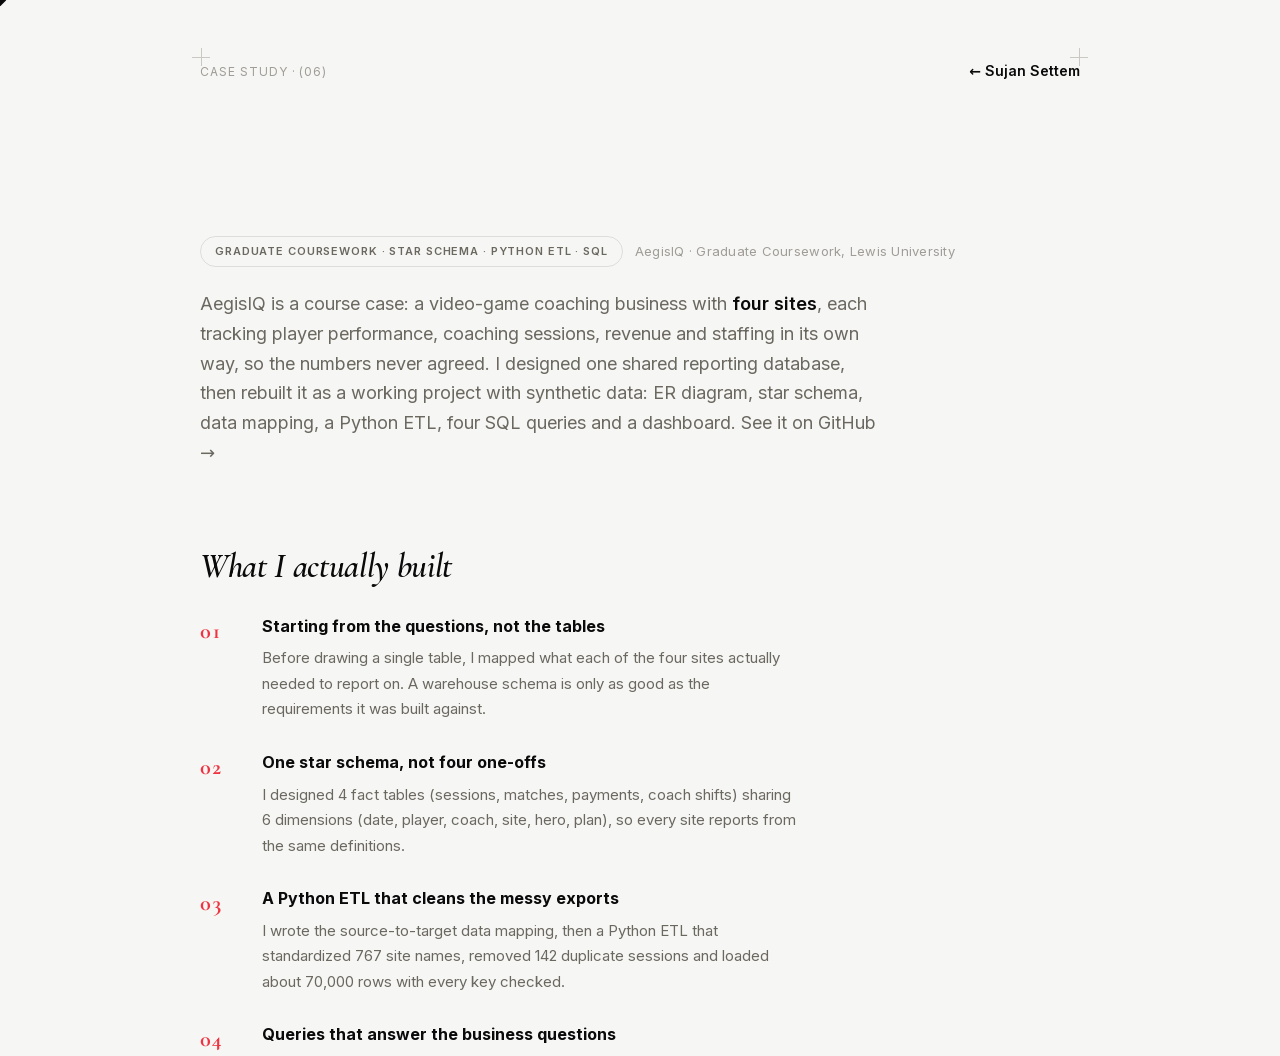
<file: Portfolio/work/aegisiq-data-warehouse/index.html>
<!doctype html>
<html lang="en"><head><meta charset="utf-8">
<title>Sujan Settem</title>
<meta name="robots" content="noindex">
<link rel="canonical" href="https://ssettem.github.io/work/aegisiq-data-warehouse/">
<meta http-equiv="refresh" content="0; url=/work/aegisiq-data-warehouse/">
</head><body><p>This page has moved to <a href="/work/aegisiq-data-warehouse/">ssettem.github.io/work/aegisiq-data-warehouse/</a>.</p></body></html>
</file>
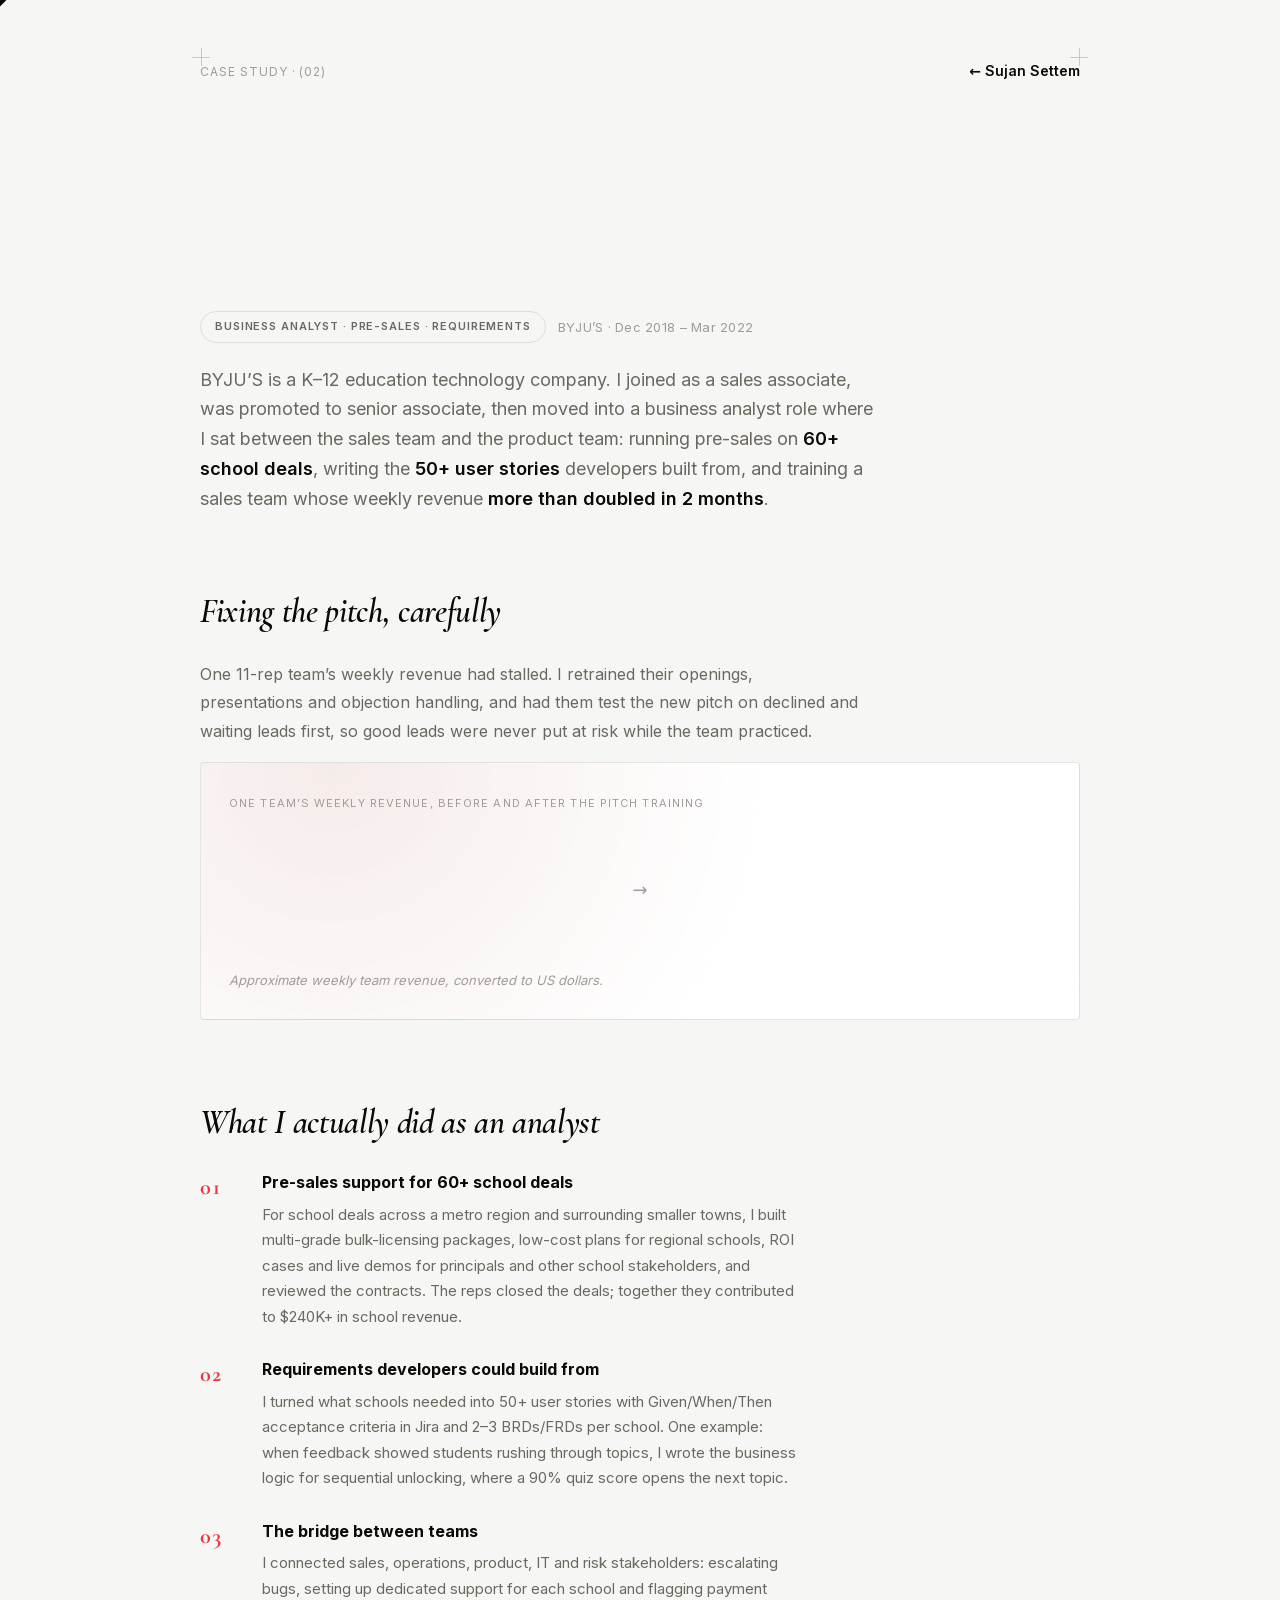
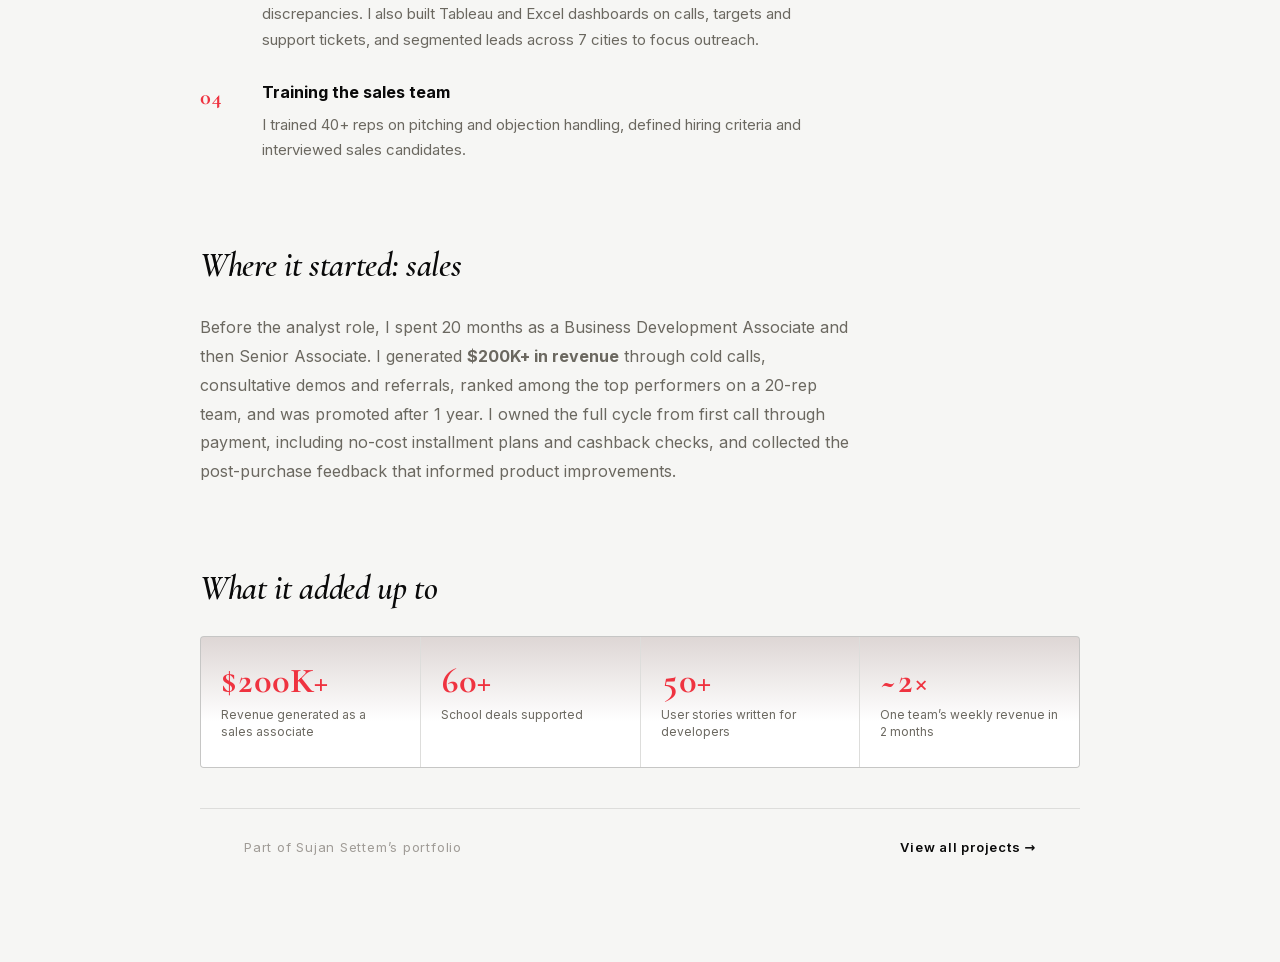
<file: Portfolio/work/byjus-pipeline/index.html>
<!doctype html>
<html lang="en"><head><meta charset="utf-8">
<title>Sujan Settem</title>
<meta name="robots" content="noindex">
<link rel="canonical" href="https://ssettem.github.io/work/byjus/">
<meta http-equiv="refresh" content="0; url=/work/byjus/">
</head><body><p>This page has moved to <a href="/work/byjus/">ssettem.github.io/work/byjus/</a>.</p></body></html>
</file>
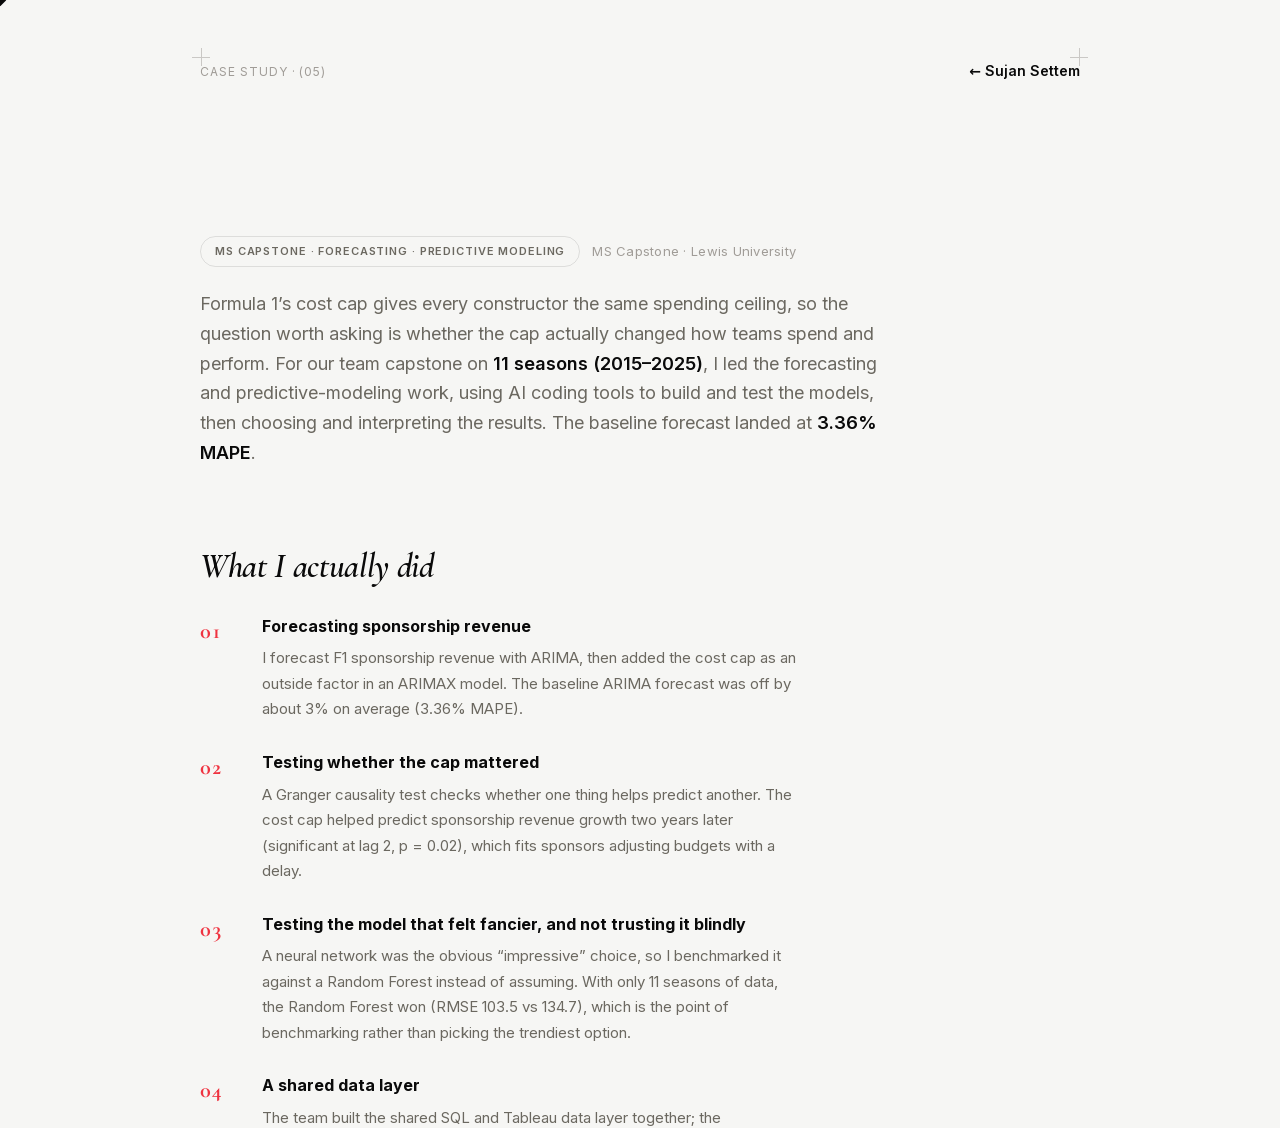
<file: Portfolio/work/f1-cost-cap-analytics/index.html>
<!doctype html>
<html lang="en"><head><meta charset="utf-8">
<title>Sujan Settem</title>
<meta name="robots" content="noindex">
<link rel="canonical" href="https://ssettem.github.io/work/f1-cost-cap-analytics/">
<meta http-equiv="refresh" content="0; url=/work/f1-cost-cap-analytics/">
</head><body><p>This page has moved to <a href="/work/f1-cost-cap-analytics/">ssettem.github.io/work/f1-cost-cap-analytics/</a>.</p></body></html>
</file>
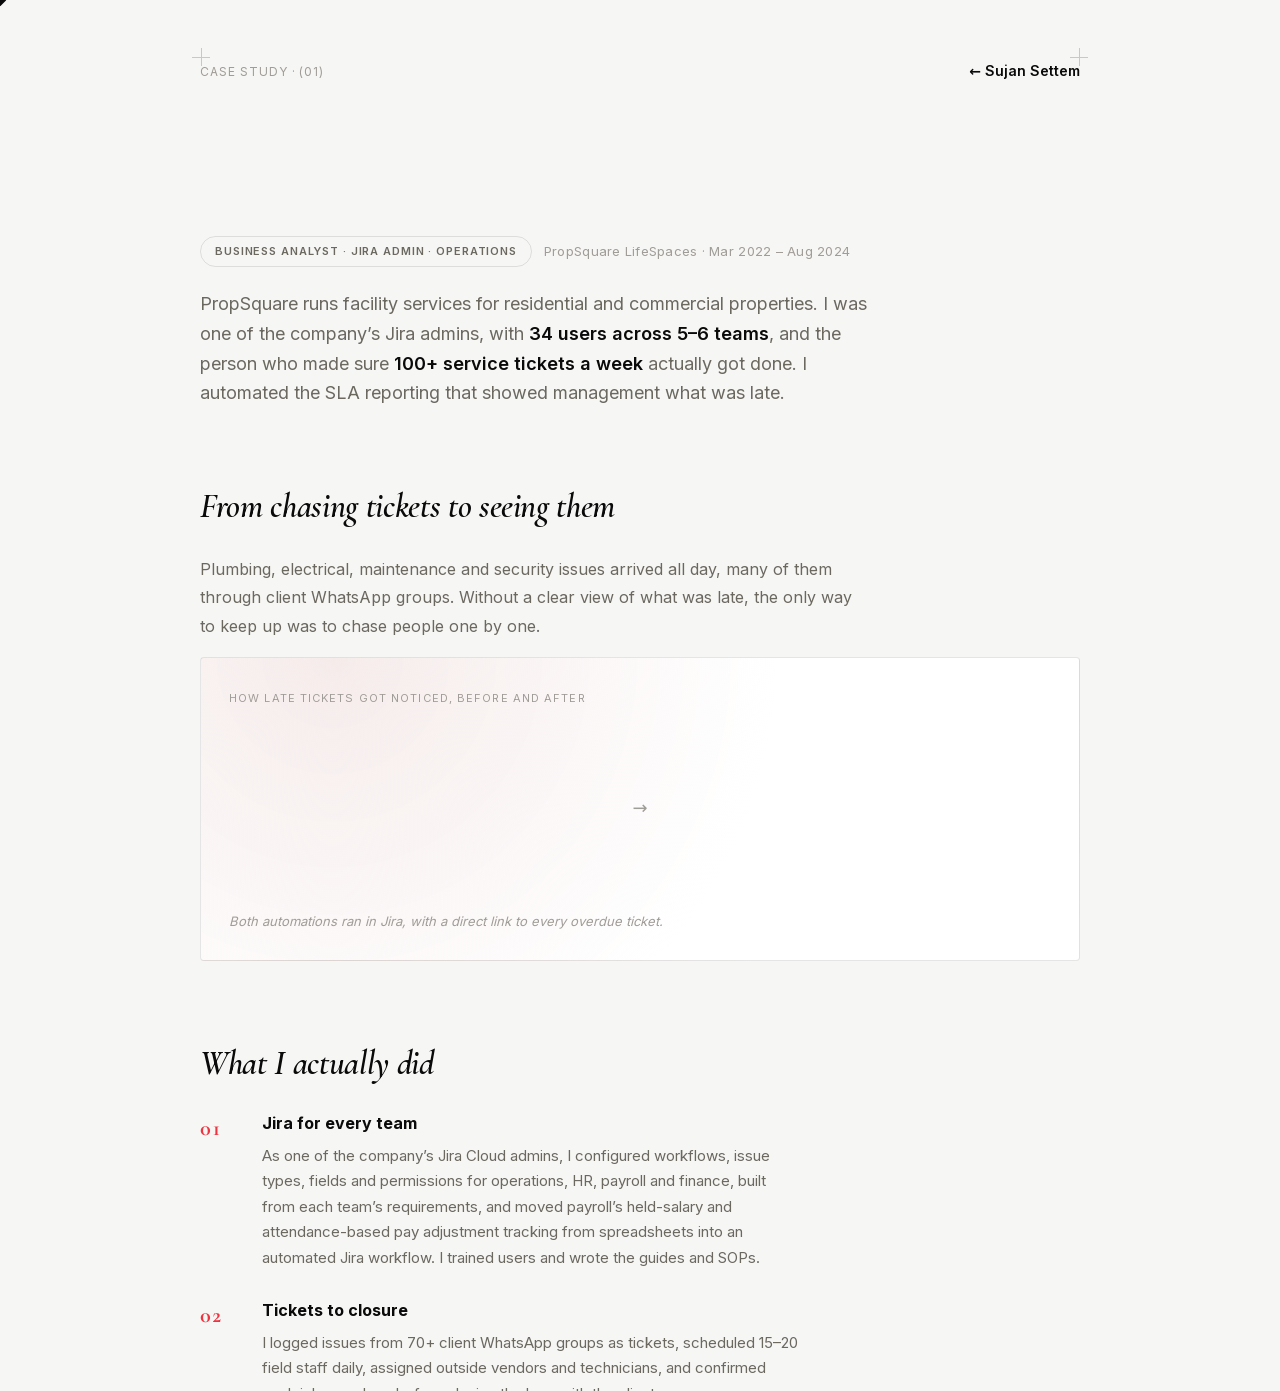
<file: Portfolio/work/propsquare-contract-operations/index.html>
<!doctype html>
<html lang="en"><head><meta charset="utf-8">
<title>Sujan Settem</title>
<meta name="robots" content="noindex">
<link rel="canonical" href="https://ssettem.github.io/work/propsquare-operations/">
<meta http-equiv="refresh" content="0; url=/work/propsquare-operations/">
</head><body><p>This page has moved to <a href="/work/propsquare-operations/">ssettem.github.io/work/propsquare-operations/</a>.</p></body></html>
</file>
<file: _next/static/chunks/0pormahwbj4th.css>
@font-face{font-family:Geist;font-style:normal;font-weight:100 900;font-display:swap;src:url(../media/fef07dbb0973bf53-s.3p2_lha1f2xer.woff2)format("woff2");unicode-range:U+460-52F,U+1C80-1C8A,U+20B4,U+2DE0-2DFF,U+A640-A69F,U+FE2E-FE2F}@font-face{font-family:Geist;font-style:normal;font-weight:100 900;font-display:swap;src:url(../media/8a480f0b521d4e75-s.1qq4vpdcun5oj.woff2)format("woff2");unicode-range:U+301,U+400-45F,U+490-491,U+4B0-4B1,U+2116}@font-face{font-family:Geist;font-style:normal;font-weight:100 900;font-display:swap;src:url(../media/53b9e256198e5412-s.390ncx5urfkfu.woff2)format("woff2");unicode-range:U+102-103,U+110-111,U+128-129,U+168-169,U+1A0-1A1,U+1AF-1B0,U+300-301,U+303-304,U+308-309,U+323,U+329,U+1EA0-1EF9,U+20AB}@font-face{font-family:Geist;font-style:normal;font-weight:100 900;font-display:swap;src:url(../media/7178b3e590c64307-s.21jp631_3pja2.woff2)format("woff2");unicode-range:U+100-2BA,U+2BD-2C5,U+2C7-2CC,U+2CE-2D7,U+2DD-2FF,U+304,U+308,U+329,U+1D00-1DBF,U+1E00-1E9F,U+1EF2-1EFF,U+2020,U+20A0-20AB,U+20AD-20C4,U+2113,U+2C60-2C7F,U+A720-A7FF}@font-face{font-family:Geist;font-style:normal;font-weight:100 900;font-display:swap;src:url(../media/caa3a2e1cccd8315-s.p.0wgildi0cnwt9.woff2)format("woff2");unicode-range:U+??,U+131,U+152-153,U+2BB-2BC,U+2C6,U+2DA,U+2DC,U+304,U+308,U+329,U+2000-206F,U+20AC,U+2122,U+2191,U+2193,U+2212,U+2215,U+FEFF,U+FFFD}@font-face{font-family:Geist Fallback;src:local(Arial);ascent-override:95.94%;descent-override:28.16%;line-gap-override:0.0%;size-adjust:104.76%}.geist_da832ead-module__aN_Ytq__className{font-family:Geist,Geist Fallback;font-style:normal}.geist_da832ead-module__aN_Ytq__variable{--font-sans:"Geist", "Geist Fallback"}
@font-face{font-family:Cormorant Garamond;font-style:italic;font-weight:300;font-display:swap;src:url(../media/d8cddd76dbfeaef0-s.1mblz1wog092a.woff2)format("woff2");unicode-range:U+460-52F,U+1C80-1C8A,U+20B4,U+2DE0-2DFF,U+A640-A69F,U+FE2E-FE2F}@font-face{font-family:Cormorant Garamond;font-style:italic;font-weight:300;font-display:swap;src:url(../media/591574edbe85c69b-s.2cu8l7zf4s4ec.woff2)format("woff2");unicode-range:U+301,U+400-45F,U+490-491,U+4B0-4B1,U+2116}@font-face{font-family:Cormorant Garamond;font-style:italic;font-weight:300;font-display:swap;src:url(../media/acf349172f10b359-s.0gv8q2vqi14yg.woff2)format("woff2");unicode-range:U+102-103,U+110-111,U+128-129,U+168-169,U+1A0-1A1,U+1AF-1B0,U+300-301,U+303-304,U+308-309,U+323,U+329,U+1EA0-1EF9,U+20AB}@font-face{font-family:Cormorant Garamond;font-style:italic;font-weight:300;font-display:swap;src:url(../media/0926c12c4384550f-s.1-qpv3jvnkkyl.woff2)format("woff2");unicode-range:U+100-2BA,U+2BD-2C5,U+2C7-2CC,U+2CE-2D7,U+2DD-2FF,U+304,U+308,U+329,U+1D00-1DBF,U+1E00-1E9F,U+1EF2-1EFF,U+2020,U+20A0-20AB,U+20AD-20C4,U+2113,U+2C60-2C7F,U+A720-A7FF}@font-face{font-family:Cormorant Garamond;font-style:italic;font-weight:300;font-display:swap;src:url(../media/8bd76523131fa0fc-s.p.1pvupmngxrt5z.woff2)format("woff2");unicode-range:U+??,U+131,U+152-153,U+2BB-2BC,U+2C6,U+2DA,U+2DC,U+304,U+308,U+329,U+2000-206F,U+20AC,U+2122,U+2191,U+2193,U+2212,U+2215,U+FEFF,U+FFFD}@font-face{font-family:Cormorant Garamond;font-style:italic;font-weight:400;font-display:swap;src:url(../media/d8cddd76dbfeaef0-s.1mblz1wog092a.woff2)format("woff2");unicode-range:U+460-52F,U+1C80-1C8A,U+20B4,U+2DE0-2DFF,U+A640-A69F,U+FE2E-FE2F}@font-face{font-family:Cormorant Garamond;font-style:italic;font-weight:400;font-display:swap;src:url(../media/591574edbe85c69b-s.2cu8l7zf4s4ec.woff2)format("woff2");unicode-range:U+301,U+400-45F,U+490-491,U+4B0-4B1,U+2116}@font-face{font-family:Cormorant Garamond;font-style:italic;font-weight:400;font-display:swap;src:url(../media/acf349172f10b359-s.0gv8q2vqi14yg.woff2)format("woff2");unicode-range:U+102-103,U+110-111,U+128-129,U+168-169,U+1A0-1A1,U+1AF-1B0,U+300-301,U+303-304,U+308-309,U+323,U+329,U+1EA0-1EF9,U+20AB}@font-face{font-family:Cormorant Garamond;font-style:italic;font-weight:400;font-display:swap;src:url(../media/0926c12c4384550f-s.1-qpv3jvnkkyl.woff2)format("woff2");unicode-range:U+100-2BA,U+2BD-2C5,U+2C7-2CC,U+2CE-2D7,U+2DD-2FF,U+304,U+308,U+329,U+1D00-1DBF,U+1E00-1E9F,U+1EF2-1EFF,U+2020,U+20A0-20AB,U+20AD-20C4,U+2113,U+2C60-2C7F,U+A720-A7FF}@font-face{font-family:Cormorant Garamond;font-style:italic;font-weight:400;font-display:swap;src:url(../media/8bd76523131fa0fc-s.p.1pvupmngxrt5z.woff2)format("woff2");unicode-range:U+??,U+131,U+152-153,U+2BB-2BC,U+2C6,U+2DA,U+2DC,U+304,U+308,U+329,U+2000-206F,U+20AC,U+2122,U+2191,U+2193,U+2212,U+2215,U+FEFF,U+FFFD}@font-face{font-family:Cormorant Garamond;font-style:italic;font-weight:500;font-display:swap;src:url(../media/d8cddd76dbfeaef0-s.1mblz1wog092a.woff2)format("woff2");unicode-range:U+460-52F,U+1C80-1C8A,U+20B4,U+2DE0-2DFF,U+A640-A69F,U+FE2E-FE2F}@font-face{font-family:Cormorant Garamond;font-style:italic;font-weight:500;font-display:swap;src:url(../media/591574edbe85c69b-s.2cu8l7zf4s4ec.woff2)format("woff2");unicode-range:U+301,U+400-45F,U+490-491,U+4B0-4B1,U+2116}@font-face{font-family:Cormorant Garamond;font-style:italic;font-weight:500;font-display:swap;src:url(../media/acf349172f10b359-s.0gv8q2vqi14yg.woff2)format("woff2");unicode-range:U+102-103,U+110-111,U+128-129,U+168-169,U+1A0-1A1,U+1AF-1B0,U+300-301,U+303-304,U+308-309,U+323,U+329,U+1EA0-1EF9,U+20AB}@font-face{font-family:Cormorant Garamond;font-style:italic;font-weight:500;font-display:swap;src:url(../media/0926c12c4384550f-s.1-qpv3jvnkkyl.woff2)format("woff2");unicode-range:U+100-2BA,U+2BD-2C5,U+2C7-2CC,U+2CE-2D7,U+2DD-2FF,U+304,U+308,U+329,U+1D00-1DBF,U+1E00-1E9F,U+1EF2-1EFF,U+2020,U+20A0-20AB,U+20AD-20C4,U+2113,U+2C60-2C7F,U+A720-A7FF}@font-face{font-family:Cormorant Garamond;font-style:italic;font-weight:500;font-display:swap;src:url(../media/8bd76523131fa0fc-s.p.1pvupmngxrt5z.woff2)format("woff2");unicode-range:U+??,U+131,U+152-153,U+2BB-2BC,U+2C6,U+2DA,U+2DC,U+304,U+308,U+329,U+2000-206F,U+20AC,U+2122,U+2191,U+2193,U+2212,U+2215,U+FEFF,U+FFFD}@font-face{font-family:Cormorant Garamond;font-style:italic;font-weight:600;font-display:swap;src:url(../media/d8cddd76dbfeaef0-s.1mblz1wog092a.woff2)format("woff2");unicode-range:U+460-52F,U+1C80-1C8A,U+20B4,U+2DE0-2DFF,U+A640-A69F,U+FE2E-FE2F}@font-face{font-family:Cormorant Garamond;font-style:italic;font-weight:600;font-display:swap;src:url(../media/591574edbe85c69b-s.2cu8l7zf4s4ec.woff2)format("woff2");unicode-range:U+301,U+400-45F,U+490-491,U+4B0-4B1,U+2116}@font-face{font-family:Cormorant Garamond;font-style:italic;font-weight:600;font-display:swap;src:url(../media/acf349172f10b359-s.0gv8q2vqi14yg.woff2)format("woff2");unicode-range:U+102-103,U+110-111,U+128-129,U+168-169,U+1A0-1A1,U+1AF-1B0,U+300-301,U+303-304,U+308-309,U+323,U+329,U+1EA0-1EF9,U+20AB}@font-face{font-family:Cormorant Garamond;font-style:italic;font-weight:600;font-display:swap;src:url(../media/0926c12c4384550f-s.1-qpv3jvnkkyl.woff2)format("woff2");unicode-range:U+100-2BA,U+2BD-2C5,U+2C7-2CC,U+2CE-2D7,U+2DD-2FF,U+304,U+308,U+329,U+1D00-1DBF,U+1E00-1E9F,U+1EF2-1EFF,U+2020,U+20A0-20AB,U+20AD-20C4,U+2113,U+2C60-2C7F,U+A720-A7FF}@font-face{font-family:Cormorant Garamond;font-style:italic;font-weight:600;font-display:swap;src:url(../media/8bd76523131fa0fc-s.p.1pvupmngxrt5z.woff2)format("woff2");unicode-range:U+??,U+131,U+152-153,U+2BB-2BC,U+2C6,U+2DA,U+2DC,U+304,U+308,U+329,U+2000-206F,U+20AC,U+2122,U+2191,U+2193,U+2212,U+2215,U+FEFF,U+FFFD}@font-face{font-family:Cormorant Garamond;font-style:italic;font-weight:700;font-display:swap;src:url(../media/d8cddd76dbfeaef0-s.1mblz1wog092a.woff2)format("woff2");unicode-range:U+460-52F,U+1C80-1C8A,U+20B4,U+2DE0-2DFF,U+A640-A69F,U+FE2E-FE2F}@font-face{font-family:Cormorant Garamond;font-style:italic;font-weight:700;font-display:swap;src:url(../media/591574edbe85c69b-s.2cu8l7zf4s4ec.woff2)format("woff2");unicode-range:U+301,U+400-45F,U+490-491,U+4B0-4B1,U+2116}@font-face{font-family:Cormorant Garamond;font-style:italic;font-weight:700;font-display:swap;src:url(../media/acf349172f10b359-s.0gv8q2vqi14yg.woff2)format("woff2");unicode-range:U+102-103,U+110-111,U+128-129,U+168-169,U+1A0-1A1,U+1AF-1B0,U+300-301,U+303-304,U+308-309,U+323,U+329,U+1EA0-1EF9,U+20AB}@font-face{font-family:Cormorant Garamond;font-style:italic;font-weight:700;font-display:swap;src:url(../media/0926c12c4384550f-s.1-qpv3jvnkkyl.woff2)format("woff2");unicode-range:U+100-2BA,U+2BD-2C5,U+2C7-2CC,U+2CE-2D7,U+2DD-2FF,U+304,U+308,U+329,U+1D00-1DBF,U+1E00-1E9F,U+1EF2-1EFF,U+2020,U+20A0-20AB,U+20AD-20C4,U+2113,U+2C60-2C7F,U+A720-A7FF}@font-face{font-family:Cormorant Garamond;font-style:italic;font-weight:700;font-display:swap;src:url(../media/8bd76523131fa0fc-s.p.1pvupmngxrt5z.woff2)format("woff2");unicode-range:U+??,U+131,U+152-153,U+2BB-2BC,U+2C6,U+2DA,U+2DC,U+304,U+308,U+329,U+2000-206F,U+20AC,U+2122,U+2191,U+2193,U+2212,U+2215,U+FEFF,U+FFFD}@font-face{font-family:Cormorant Garamond;font-style:normal;font-weight:300;font-display:swap;src:url(../media/9cc5c0547f229dea-s.00y8kskkn0hyx.woff2)format("woff2");unicode-range:U+460-52F,U+1C80-1C8A,U+20B4,U+2DE0-2DFF,U+A640-A69F,U+FE2E-FE2F}@font-face{font-family:Cormorant Garamond;font-style:normal;font-weight:300;font-display:swap;src:url(../media/b0947914c9718a1e-s.1xjn85gt7t6qs.woff2)format("woff2");unicode-range:U+301,U+400-45F,U+490-491,U+4B0-4B1,U+2116}@font-face{font-family:Cormorant Garamond;font-style:normal;font-weight:300;font-display:swap;src:url(../media/d0b60be57f16ee32-s.1xtu7gopqv2u0.woff2)format("woff2");unicode-range:U+102-103,U+110-111,U+128-129,U+168-169,U+1A0-1A1,U+1AF-1B0,U+300-301,U+303-304,U+308-309,U+323,U+329,U+1EA0-1EF9,U+20AB}@font-face{font-family:Cormorant Garamond;font-style:normal;font-weight:300;font-display:swap;src:url(../media/1f9e983605289f29-s.3aak_kra40y8r.woff2)format("woff2");unicode-range:U+100-2BA,U+2BD-2C5,U+2C7-2CC,U+2CE-2D7,U+2DD-2FF,U+304,U+308,U+329,U+1D00-1DBF,U+1E00-1E9F,U+1EF2-1EFF,U+2020,U+20A0-20AB,U+20AD-20C4,U+2113,U+2C60-2C7F,U+A720-A7FF}@font-face{font-family:Cormorant Garamond;font-style:normal;font-weight:300;font-display:swap;src:url(../media/01e4147cff8141ee-s.p.3huc2loe0ie8a.woff2)format("woff2");unicode-range:U+??,U+131,U+152-153,U+2BB-2BC,U+2C6,U+2DA,U+2DC,U+304,U+308,U+329,U+2000-206F,U+20AC,U+2122,U+2191,U+2193,U+2212,U+2215,U+FEFF,U+FFFD}@font-face{font-family:Cormorant Garamond;font-style:normal;font-weight:400;font-display:swap;src:url(../media/9cc5c0547f229dea-s.00y8kskkn0hyx.woff2)format("woff2");unicode-range:U+460-52F,U+1C80-1C8A,U+20B4,U+2DE0-2DFF,U+A640-A69F,U+FE2E-FE2F}@font-face{font-family:Cormorant Garamond;font-style:normal;font-weight:400;font-display:swap;src:url(../media/b0947914c9718a1e-s.1xjn85gt7t6qs.woff2)format("woff2");unicode-range:U+301,U+400-45F,U+490-491,U+4B0-4B1,U+2116}@font-face{font-family:Cormorant Garamond;font-style:normal;font-weight:400;font-display:swap;src:url(../media/d0b60be57f16ee32-s.1xtu7gopqv2u0.woff2)format("woff2");unicode-range:U+102-103,U+110-111,U+128-129,U+168-169,U+1A0-1A1,U+1AF-1B0,U+300-301,U+303-304,U+308-309,U+323,U+329,U+1EA0-1EF9,U+20AB}@font-face{font-family:Cormorant Garamond;font-style:normal;font-weight:400;font-display:swap;src:url(../media/1f9e983605289f29-s.3aak_kra40y8r.woff2)format("woff2");unicode-range:U+100-2BA,U+2BD-2C5,U+2C7-2CC,U+2CE-2D7,U+2DD-2FF,U+304,U+308,U+329,U+1D00-1DBF,U+1E00-1E9F,U+1EF2-1EFF,U+2020,U+20A0-20AB,U+20AD-20C4,U+2113,U+2C60-2C7F,U+A720-A7FF}@font-face{font-family:Cormorant Garamond;font-style:normal;font-weight:400;font-display:swap;src:url(../media/01e4147cff8141ee-s.p.3huc2loe0ie8a.woff2)format("woff2");unicode-range:U+??,U+131,U+152-153,U+2BB-2BC,U+2C6,U+2DA,U+2DC,U+304,U+308,U+329,U+2000-206F,U+20AC,U+2122,U+2191,U+2193,U+2212,U+2215,U+FEFF,U+FFFD}@font-face{font-family:Cormorant Garamond;font-style:normal;font-weight:500;font-display:swap;src:url(../media/9cc5c0547f229dea-s.00y8kskkn0hyx.woff2)format("woff2");unicode-range:U+460-52F,U+1C80-1C8A,U+20B4,U+2DE0-2DFF,U+A640-A69F,U+FE2E-FE2F}@font-face{font-family:Cormorant Garamond;font-style:normal;font-weight:500;font-display:swap;src:url(../media/b0947914c9718a1e-s.1xjn85gt7t6qs.woff2)format("woff2");unicode-range:U+301,U+400-45F,U+490-491,U+4B0-4B1,U+2116}@font-face{font-family:Cormorant Garamond;font-style:normal;font-weight:500;font-display:swap;src:url(../media/d0b60be57f16ee32-s.1xtu7gopqv2u0.woff2)format("woff2");unicode-range:U+102-103,U+110-111,U+128-129,U+168-169,U+1A0-1A1,U+1AF-1B0,U+300-301,U+303-304,U+308-309,U+323,U+329,U+1EA0-1EF9,U+20AB}@font-face{font-family:Cormorant Garamond;font-style:normal;font-weight:500;font-display:swap;src:url(../media/1f9e983605289f29-s.3aak_kra40y8r.woff2)format("woff2");unicode-range:U+100-2BA,U+2BD-2C5,U+2C7-2CC,U+2CE-2D7,U+2DD-2FF,U+304,U+308,U+329,U+1D00-1DBF,U+1E00-1E9F,U+1EF2-1EFF,U+2020,U+20A0-20AB,U+20AD-20C4,U+2113,U+2C60-2C7F,U+A720-A7FF}@font-face{font-family:Cormorant Garamond;font-style:normal;font-weight:500;font-display:swap;src:url(../media/01e4147cff8141ee-s.p.3huc2loe0ie8a.woff2)format("woff2");unicode-range:U+??,U+131,U+152-153,U+2BB-2BC,U+2C6,U+2DA,U+2DC,U+304,U+308,U+329,U+2000-206F,U+20AC,U+2122,U+2191,U+2193,U+2212,U+2215,U+FEFF,U+FFFD}@font-face{font-family:Cormorant Garamond;font-style:normal;font-weight:600;font-display:swap;src:url(../media/9cc5c0547f229dea-s.00y8kskkn0hyx.woff2)format("woff2");unicode-range:U+460-52F,U+1C80-1C8A,U+20B4,U+2DE0-2DFF,U+A640-A69F,U+FE2E-FE2F}@font-face{font-family:Cormorant Garamond;font-style:normal;font-weight:600;font-display:swap;src:url(../media/b0947914c9718a1e-s.1xjn85gt7t6qs.woff2)format("woff2");unicode-range:U+301,U+400-45F,U+490-491,U+4B0-4B1,U+2116}@font-face{font-family:Cormorant Garamond;font-style:normal;font-weight:600;font-display:swap;src:url(../media/d0b60be57f16ee32-s.1xtu7gopqv2u0.woff2)format("woff2");unicode-range:U+102-103,U+110-111,U+128-129,U+168-169,U+1A0-1A1,U+1AF-1B0,U+300-301,U+303-304,U+308-309,U+323,U+329,U+1EA0-1EF9,U+20AB}@font-face{font-family:Cormorant Garamond;font-style:normal;font-weight:600;font-display:swap;src:url(../media/1f9e983605289f29-s.3aak_kra40y8r.woff2)format("woff2");unicode-range:U+100-2BA,U+2BD-2C5,U+2C7-2CC,U+2CE-2D7,U+2DD-2FF,U+304,U+308,U+329,U+1D00-1DBF,U+1E00-1E9F,U+1EF2-1EFF,U+2020,U+20A0-20AB,U+20AD-20C4,U+2113,U+2C60-2C7F,U+A720-A7FF}@font-face{font-family:Cormorant Garamond;font-style:normal;font-weight:600;font-display:swap;src:url(../media/01e4147cff8141ee-s.p.3huc2loe0ie8a.woff2)format("woff2");unicode-range:U+??,U+131,U+152-153,U+2BB-2BC,U+2C6,U+2DA,U+2DC,U+304,U+308,U+329,U+2000-206F,U+20AC,U+2122,U+2191,U+2193,U+2212,U+2215,U+FEFF,U+FFFD}@font-face{font-family:Cormorant Garamond;font-style:normal;font-weight:700;font-display:swap;src:url(../media/9cc5c0547f229dea-s.00y8kskkn0hyx.woff2)format("woff2");unicode-range:U+460-52F,U+1C80-1C8A,U+20B4,U+2DE0-2DFF,U+A640-A69F,U+FE2E-FE2F}@font-face{font-family:Cormorant Garamond;font-style:normal;font-weight:700;font-display:swap;src:url(../media/b0947914c9718a1e-s.1xjn85gt7t6qs.woff2)format("woff2");unicode-range:U+301,U+400-45F,U+490-491,U+4B0-4B1,U+2116}@font-face{font-family:Cormorant Garamond;font-style:normal;font-weight:700;font-display:swap;src:url(../media/d0b60be57f16ee32-s.1xtu7gopqv2u0.woff2)format("woff2");unicode-range:U+102-103,U+110-111,U+128-129,U+168-169,U+1A0-1A1,U+1AF-1B0,U+300-301,U+303-304,U+308-309,U+323,U+329,U+1EA0-1EF9,U+20AB}@font-face{font-family:Cormorant Garamond;font-style:normal;font-weight:700;font-display:swap;src:url(../media/1f9e983605289f29-s.3aak_kra40y8r.woff2)format("woff2");unicode-range:U+100-2BA,U+2BD-2C5,U+2C7-2CC,U+2CE-2D7,U+2DD-2FF,U+304,U+308,U+329,U+1D00-1DBF,U+1E00-1E9F,U+1EF2-1EFF,U+2020,U+20A0-20AB,U+20AD-20C4,U+2113,U+2C60-2C7F,U+A720-A7FF}@font-face{font-family:Cormorant Garamond;font-style:normal;font-weight:700;font-display:swap;src:url(../media/01e4147cff8141ee-s.p.3huc2loe0ie8a.woff2)format("woff2");unicode-range:U+??,U+131,U+152-153,U+2BB-2BC,U+2C6,U+2DA,U+2DC,U+304,U+308,U+329,U+2000-206F,U+20AC,U+2122,U+2191,U+2193,U+2212,U+2215,U+FEFF,U+FFFD}@font-face{font-family:Cormorant Garamond Fallback;src:local(Times New Roman);ascent-override:95.27%;descent-override:29.59%;line-gap-override:0.0%;size-adjust:96.98%}.cormorant_garamond_51a371e7-module__A5rFYW__className{font-family:Cormorant Garamond,Cormorant Garamond Fallback}.cormorant_garamond_51a371e7-module__A5rFYW__variable{--font-cormorant:"Cormorant Garamond", "Cormorant Garamond Fallback"}
@font-face{font-family:Cormorant;font-style:italic;font-weight:300 700;font-display:swap;src:url(../media/d2ff16fccf6039e5-s.3w5ypl7q_0u42.woff2)format("woff2");unicode-range:U+460-52F,U+1C80-1C8A,U+20B4,U+2DE0-2DFF,U+A640-A69F,U+FE2E-FE2F}@font-face{font-family:Cormorant;font-style:italic;font-weight:300 700;font-display:swap;src:url(../media/33d604577f319f36-s.25t28aocp-yrs.woff2)format("woff2");unicode-range:U+301,U+400-45F,U+490-491,U+4B0-4B1,U+2116}@font-face{font-family:Cormorant;font-style:italic;font-weight:300 700;font-display:swap;src:url(../media/cb72272a4a93c7ca-s.045vyssn_-uz_.woff2)format("woff2");unicode-range:U+102-103,U+110-111,U+128-129,U+168-169,U+1A0-1A1,U+1AF-1B0,U+300-301,U+303-304,U+308-309,U+323,U+329,U+1EA0-1EF9,U+20AB}@font-face{font-family:Cormorant;font-style:italic;font-weight:300 700;font-display:swap;src:url(../media/6ec79a9e69808d52-s.21d8zr9u73jam.woff2)format("woff2");unicode-range:U+100-2BA,U+2BD-2C5,U+2C7-2CC,U+2CE-2D7,U+2DD-2FF,U+304,U+308,U+329,U+1D00-1DBF,U+1E00-1E9F,U+1EF2-1EFF,U+2020,U+20A0-20AB,U+20AD-20C4,U+2113,U+2C60-2C7F,U+A720-A7FF}@font-face{font-family:Cormorant;font-style:italic;font-weight:300 700;font-display:swap;src:url(../media/61f83d1116c3c119-s.p.1i770ixt5m62g.woff2)format("woff2");unicode-range:U+??,U+131,U+152-153,U+2BB-2BC,U+2C6,U+2DA,U+2DC,U+304,U+308,U+329,U+2000-206F,U+20AC,U+2122,U+2191,U+2193,U+2212,U+2215,U+FEFF,U+FFFD}@font-face{font-family:Cormorant;font-style:normal;font-weight:300 700;font-display:swap;src:url(../media/a411a32db4b3826f-s.3_btrzgvfdy8c.woff2)format("woff2");unicode-range:U+460-52F,U+1C80-1C8A,U+20B4,U+2DE0-2DFF,U+A640-A69F,U+FE2E-FE2F}@font-face{font-family:Cormorant;font-style:normal;font-weight:300 700;font-display:swap;src:url(../media/b27a2cd9989897de-s.28de03t9-1qub.woff2)format("woff2");unicode-range:U+301,U+400-45F,U+490-491,U+4B0-4B1,U+2116}@font-face{font-family:Cormorant;font-style:normal;font-weight:300 700;font-display:swap;src:url(../media/1defe2f535e9e229-s.0w1krs28-s2mo.woff2)format("woff2");unicode-range:U+102-103,U+110-111,U+128-129,U+168-169,U+1A0-1A1,U+1AF-1B0,U+300-301,U+303-304,U+308-309,U+323,U+329,U+1EA0-1EF9,U+20AB}@font-face{font-family:Cormorant;font-style:normal;font-weight:300 700;font-display:swap;src:url(../media/48aba64d9212b746-s.321r5i30wnbc0.woff2)format("woff2");unicode-range:U+100-2BA,U+2BD-2C5,U+2C7-2CC,U+2CE-2D7,U+2DD-2FF,U+304,U+308,U+329,U+1D00-1DBF,U+1E00-1E9F,U+1EF2-1EFF,U+2020,U+20A0-20AB,U+20AD-20C4,U+2113,U+2C60-2C7F,U+A720-A7FF}@font-face{font-family:Cormorant;font-style:normal;font-weight:300 700;font-display:swap;src:url(../media/daa29454a3e61cb2-s.p.25_z0nxfvnd9o.woff2)format("woff2");unicode-range:U+??,U+131,U+152-153,U+2BB-2BC,U+2C6,U+2DA,U+2DC,U+304,U+308,U+329,U+2000-206F,U+20AC,U+2122,U+2191,U+2193,U+2212,U+2215,U+FEFF,U+FFFD}@font-face{font-family:Cormorant Fallback;src:local(Times New Roman);ascent-override:95.52%;descent-override:29.67%;line-gap-override:0.0%;size-adjust:96.74%}.cormorant_4e543290-module__CKMy_q__className{font-family:Cormorant,Cormorant Fallback}.cormorant_4e543290-module__CKMy_q__variable{--font-cormorant-kinetic:"Cormorant", "Cormorant Fallback"}
@font-face{font-family:Inter;font-style:normal;font-weight:100 900;font-display:swap;src:url(../media/2c55a0e60120577a-s.0-dom-5bn10r2.woff2)format("woff2");unicode-range:U+460-52F,U+1C80-1C8A,U+20B4,U+2DE0-2DFF,U+A640-A69F,U+FE2E-FE2F}@font-face{font-family:Inter;font-style:normal;font-weight:100 900;font-display:swap;src:url(../media/9c72aa0f40e4eef8-s.1y4-pdgsjb-pw.woff2)format("woff2");unicode-range:U+301,U+400-45F,U+490-491,U+4B0-4B1,U+2116}@font-face{font-family:Inter;font-style:normal;font-weight:100 900;font-display:swap;src:url(../media/ad66f9afd8947f86-s.3lvt2whj97whp.woff2)format("woff2");unicode-range:U+1F??}@font-face{font-family:Inter;font-style:normal;font-weight:100 900;font-display:swap;src:url(../media/5476f68d60460930-s.2uwcyprjm3xu3.woff2)format("woff2");unicode-range:U+370-377,U+37A-37F,U+384-38A,U+38C,U+38E-3A1,U+3A3-3FF}@font-face{font-family:Inter;font-style:normal;font-weight:100 900;font-display:swap;src:url(../media/2bbe8d2671613f1f-s.0k62hbripvv8p.woff2)format("woff2");unicode-range:U+102-103,U+110-111,U+128-129,U+168-169,U+1A0-1A1,U+1AF-1B0,U+300-301,U+303-304,U+308-309,U+323,U+329,U+1EA0-1EF9,U+20AB}@font-face{font-family:Inter;font-style:normal;font-weight:100 900;font-display:swap;src:url(../media/1bffadaabf893a1e-s.3-6t-g6q0vh0a.woff2)format("woff2");unicode-range:U+100-2BA,U+2BD-2C5,U+2C7-2CC,U+2CE-2D7,U+2DD-2FF,U+304,U+308,U+329,U+1D00-1DBF,U+1E00-1E9F,U+1EF2-1EFF,U+2020,U+20A0-20AB,U+20AD-20C4,U+2113,U+2C60-2C7F,U+A720-A7FF}@font-face{font-family:Inter;font-style:normal;font-weight:100 900;font-display:swap;src:url(../media/83afe278b6a6bb3c-s.p.2bn3s6zvc0dyp.woff2)format("woff2");unicode-range:U+??,U+131,U+152-153,U+2BB-2BC,U+2C6,U+2DA,U+2DC,U+304,U+308,U+329,U+2000-206F,U+20AC,U+2122,U+2191,U+2193,U+2212,U+2215,U+FEFF,U+FFFD}@font-face{font-family:Inter Fallback;src:local(Arial);ascent-override:90.44%;descent-override:22.52%;line-gap-override:0.0%;size-adjust:107.12%}.inter_c15e96cb-module__0bjUvq__className{font-family:Inter,Inter Fallback;font-style:normal}.inter_c15e96cb-module__0bjUvq__variable{--font-inter:"Inter", "Inter Fallback"}
@layer properties{@supports (((-webkit-hyphens:none)) and (not (margin-trim:inline))) or ((-moz-orient:inline) and (not (color:rgb(from red r g b)))){:root,:host{--shimmer-angle:20deg}*,:before,:after,::backdrop{--tw-translate-x:0;--tw-translate-y:0;--tw-translate-z:0;--tw-rotate-x:initial;--tw-rotate-y:initial;--tw-rotate-z:initial;--tw-skew-x:initial;--tw-skew-y:initial;--tw-scroll-snap-strictness:proximity;--tw-border-style:solid;--tw-leading:initial;--tw-font-weight:initial;--tw-tracking:initial;--tw-shadow:0 0 #0000;--tw-shadow-color:initial;--tw-shadow-alpha:100%;--tw-inset-shadow:0 0 #0000;--tw-inset-shadow-color:initial;--tw-inset-shadow-alpha:100%;--tw-ring-color:initial;--tw-ring-shadow:0 0 #0000;--tw-inset-ring-color:initial;--tw-inset-ring-shadow:0 0 #0000;--tw-ring-inset:initial;--tw-ring-offset-width:0px;--tw-ring-offset-color:#fff;--tw-ring-offset-shadow:0 0 #0000;--tw-blur:initial;--tw-brightness:initial;--tw-contrast:initial;--tw-grayscale:initial;--tw-hue-rotate:initial;--tw-invert:initial;--tw-opacity:initial;--tw-saturate:initial;--tw-sepia:initial;--tw-drop-shadow:initial;--tw-drop-shadow-color:initial;--tw-drop-shadow-alpha:100%;--tw-drop-shadow-size:initial;--tw-backdrop-blur:initial;--tw-backdrop-brightness:initial;--tw-backdrop-contrast:initial;--tw-backdrop-grayscale:initial;--tw-backdrop-hue-rotate:initial;--tw-backdrop-invert:initial;--tw-backdrop-opacity:initial;--tw-backdrop-saturate:initial;--tw-backdrop-sepia:initial;--tw-duration:initial;--tw-ease:initial;--tw-content:"";--tw-scale-x:1;--tw-scale-y:1;--tw-scale-z:1;--tw-animation-delay:0s;--tw-animation-direction:normal;--tw-animation-duration:initial;--tw-animation-fill-mode:none;--tw-animation-iteration-count:1;--tw-enter-blur:0;--tw-enter-opacity:1;--tw-enter-rotate:0;--tw-enter-scale:1;--tw-enter-translate-x:0;--tw-enter-translate-y:0;--tw-exit-blur:0;--tw-exit-opacity:1;--tw-exit-rotate:0;--tw-exit-scale:1;--tw-exit-translate-x:0;--tw-exit-translate-y:0;--scroll-fade-t:0px;--scroll-fade-b:0px;--scroll-fade-s:0px;--scroll-fade-e:0px;--scroll-fade-mask:initial;--shimmer-image:initial;--shimmer-text-fill:initial}}}@layer theme{:root,:host{--font-sans:var(--font-sans);--font-mono:ui-monospace, SFMono-Regular, Menlo, Monaco, Consolas, "Liberation Mono", "Courier New", monospace;--color-white:#fff;--spacing:.25rem;--container-3xl:48rem;--text-4xl:2.25rem;--text-4xl--line-height:calc(2.5 / 2.25);--text-5xl:3rem;--text-5xl--line-height:1;--font-weight-extrabold:800;--ease-out:cubic-bezier(0, 0, .2, 1);--ease-in-out:cubic-bezier(.4, 0, .2, 1);--blur-sm:8px;--default-transition-duration:.15s;--default-transition-timing-function:cubic-bezier(.4, 0, .2, 1);--default-font-family:var(--font-sans);--default-mono-font-family:var(--font-mono)}}@layer base{*,:after,:before,::backdrop{box-sizing:border-box;border:0 solid;margin:0;padding:0}::file-selector-button{box-sizing:border-box;border:0 solid;margin:0;padding:0}html,:host{-webkit-text-size-adjust:100%;tab-size:4;line-height:1.5;font-family:var(--default-font-family,-apple-system, BlinkMacSystemFont, "Segoe UI", Roboto, "Helvetica Neue", "Noto Sans", Arial, sans-serif, "Apple Color Emoji", "Segoe UI Emoji", "Segoe UI Symbol", "Noto Color Emoji");font-feature-settings:var(--default-font-feature-settings,normal);font-variation-settings:var(--default-font-variation-settings,normal);-webkit-tap-highlight-color:transparent}hr{height:0;color:inherit;border-top-width:1px}abbr:where([title]){-webkit-text-decoration:underline dotted;text-decoration:underline dotted}h1,h2,h3,h4,h5,h6{font-size:inherit;font-weight:inherit}a{color:inherit;-webkit-text-decoration:inherit;-webkit-text-decoration:inherit;-webkit-text-decoration:inherit;-webkit-text-decoration:inherit;text-decoration:inherit}b,strong{font-weight:bolder}code,kbd,samp,pre{font-family:var(--default-mono-font-family,ui-monospace, SFMono-Regular, Menlo, Monaco, Consolas, "Liberation Mono", "Courier New", monospace);font-feature-settings:var(--default-mono-font-feature-settings,normal);font-variation-settings:var(--default-mono-font-variation-settings,normal);font-size:1em}small{font-size:80%}sub,sup{vertical-align:baseline;font-size:75%;line-height:0;position:relative}sub{bottom:-.25em}sup{top:-.5em}table{text-indent:0;border-color:inherit;border-collapse:collapse}:-moz-focusring:where(:not(iframe)){outline:auto}progress{vertical-align:baseline}summary{display:list-item}ol,ul,menu{list-style:none}img,svg,video,canvas,audio,iframe,embed,object{vertical-align:middle;display:block}img,video{max-width:100%;height:auto}button,input,select,optgroup,textarea{font:inherit;font-feature-settings:inherit;font-variation-settings:inherit;letter-spacing:inherit;color:inherit;opacity:1;background-color:#0000;border-radius:0}::file-selector-button{font:inherit;font-feature-settings:inherit;font-variation-settings:inherit;letter-spacing:inherit;color:inherit;opacity:1;background-color:#0000;border-radius:0}:where(select:is([multiple],[size])) optgroup{font-weight:bolder}:where(select:is([multiple],[size])) optgroup option{padding-inline-start:20px}::file-selector-button{margin-inline-end:4px}::placeholder{opacity:1}@supports (not ((-webkit-appearance:-apple-pay-button))) or (contain-intrinsic-size:1px){::placeholder{color:currentColor}@supports (color:color-mix(in lab, red, red)){::placeholder{color:color-mix(in oklab, currentcolor 50%, transparent)}}}textarea{resize:vertical}::-webkit-search-decoration{-webkit-appearance:none}::-webkit-date-and-time-value{min-height:1lh;text-align:inherit}::-webkit-datetime-edit{display:inline-flex}::-webkit-datetime-edit-fields-wrapper{padding:0}::-webkit-datetime-edit{padding-block:0}::-webkit-datetime-edit-year-field{padding-block:0}::-webkit-datetime-edit-month-field{padding-block:0}::-webkit-datetime-edit-day-field{padding-block:0}::-webkit-datetime-edit-hour-field{padding-block:0}::-webkit-datetime-edit-minute-field{padding-block:0}::-webkit-datetime-edit-second-field{padding-block:0}::-webkit-datetime-edit-millisecond-field{padding-block:0}::-webkit-datetime-edit-meridiem-field{padding-block:0}::-webkit-calendar-picker-indicator{line-height:1}:-moz-ui-invalid{box-shadow:none}button,input:where([type=button],[type=reset],[type=submit]){appearance:button}::file-selector-button{appearance:button}::-webkit-inner-spin-button{height:auto}::-webkit-outer-spin-button{height:auto}[hidden]:where(:not([hidden=until-found])){display:none!important}*{border-color:var(--border);outline-color:var(--ring)}@supports (color:color-mix(in lab, red, red)){*{outline-color:color-mix(in oklab, var(--ring) 50%, transparent)}}body{background-color:var(--background);color:var(--foreground)}html{font-family:var(--font-sans)}}@layer components;@layer utilities{.collapse{visibility:collapse}.invisible{visibility:hidden}.visible{visibility:visible}.absolute{position:absolute}.fixed{position:fixed}.relative{position:relative}.static{position:static}.sticky{position:sticky}.inset-0{inset:0}.z-0{z-index:0}.container{width:100%}@media (min-width:40rem){.container{max-width:40rem}}@media (min-width:48rem){.container{max-width:48rem}}@media (min-width:64rem){.container{max-width:64rem}}@media (min-width:80rem){.container{max-width:80rem}}@media (min-width:96rem){.container{max-width:96rem}}.mt-\[0em\]{margin-top:0}.ml-\[0\.3em\]{margin-left:.3em}.ml-\[0\.6em\]{margin-left:.6em}.block{display:block}.flex{display:flex}.grid{display:grid}.hidden{display:none}.inline-block{display:inline-block}.table{display:table}.size-\[0\.55em\]{width:.55em;height:.55em}.\!h-\[320px\]{height:320px!important}.h-6{height:calc(var(--spacing) * 6)}.h-full{height:100%}.min-h-full{min-height:100%}.w-3xl{width:var(--container-3xl)}.w-6{width:calc(var(--spacing) * 6)}.w-full{width:100%}.flex-1{flex:1}.-translate-x-1{--tw-translate-x:calc(var(--spacing) * -1);translate:var(--tw-translate-x) var(--tw-translate-y)}.translate-y-1{--tw-translate-y:var(--spacing);translate:var(--tw-translate-x) var(--tw-translate-y)}.rotate-45{rotate:45deg}.transform{transform:var(--tw-rotate-x,) var(--tw-rotate-y,) var(--tw-rotate-z,) var(--tw-skew-x,) var(--tw-skew-y,)}.cursor-pointer{cursor:pointer}.resize{resize:both}.snap-y{scroll-snap-type:y var(--tw-scroll-snap-strictness)}.snap-mandatory{--tw-scroll-snap-strictness:mandatory}.flex-col{flex-direction:column}.items-center{align-items:center}.items-start{align-items:flex-start}.justify-center{justify-content:center}.gap-1\.5{gap:calc(var(--spacing) * 1.5)}.gap-5{gap:calc(var(--spacing) * 5)}.overflow-hidden{overflow:hidden}.overflow-visible{overflow:visible}.overflow-y-scroll{overflow-y:scroll}.rounded-2xl{border-radius:calc(var(--radius) * 1.8)}.border{border-style:var(--tw-border-style);border-width:1px}.bg-\[\#f5f4f3\]{background-color:#f5f4f3}.object-cover{object-fit:cover}.px-2{padding-inline:calc(var(--spacing) * 2)}.px-7{padding-inline:calc(var(--spacing) * 7)}.py-3{padding-block:calc(var(--spacing) * 3)}.font-sans{font-family:var(--font-sans)}.text-4xl{font-size:var(--text-4xl);line-height:var(--tw-leading,var(--text-4xl--line-height))}.leading-\[0\.8\]{--tw-leading:.8;line-height:.8}.font-extrabold{--tw-font-weight:var(--font-weight-extrabold);font-weight:var(--font-weight-extrabold)}.tracking-\[-0\.03em\]{--tw-tracking:-.03em;letter-spacing:-.03em}.text-white{color:var(--color-white)}.uppercase{text-transform:uppercase}.italic{font-style:italic}.opacity-0{opacity:0}.ring{--tw-ring-shadow:var(--tw-ring-inset,) 0 0 0 calc(1px + var(--tw-ring-offset-width)) var(--tw-ring-color,currentcolor);box-shadow:var(--tw-inset-shadow), var(--tw-inset-ring-shadow), var(--tw-ring-offset-shadow), var(--tw-ring-shadow), var(--tw-shadow)}.blur{--tw-blur:blur(8px);filter:var(--tw-blur,) var(--tw-brightness,) var(--tw-contrast,) var(--tw-grayscale,) var(--tw-hue-rotate,) var(--tw-invert,) var(--tw-saturate,) var(--tw-sepia,) var(--tw-drop-shadow,)}.filter{filter:var(--tw-blur,) var(--tw-brightness,) var(--tw-contrast,) var(--tw-grayscale,) var(--tw-hue-rotate,) var(--tw-invert,) var(--tw-saturate,) var(--tw-sepia,) var(--tw-drop-shadow,)}.backdrop-blur-sm{--tw-backdrop-blur:blur(var(--blur-sm));-webkit-backdrop-filter:var(--tw-backdrop-blur,) var(--tw-backdrop-brightness,) var(--tw-backdrop-contrast,) var(--tw-backdrop-grayscale,) var(--tw-backdrop-hue-rotate,) var(--tw-backdrop-invert,) var(--tw-backdrop-opacity,) var(--tw-backdrop-saturate,) var(--tw-backdrop-sepia,);backdrop-filter:var(--tw-backdrop-blur,) var(--tw-backdrop-brightness,) var(--tw-backdrop-contrast,) var(--tw-backdrop-grayscale,) var(--tw-backdrop-hue-rotate,) var(--tw-backdrop-invert,) var(--tw-backdrop-opacity,) var(--tw-backdrop-saturate,) var(--tw-backdrop-sepia,)}.transition{transition-property:color,background-color,border-color,outline-color,text-decoration-color,fill,stroke,--tw-gradient-from,--tw-gradient-via,--tw-gradient-to,opacity,box-shadow,transform,translate,scale,rotate,filter,-webkit-backdrop-filter,backdrop-filter,display,content-visibility,overlay,pointer-events;transition-timing-function:var(--tw-ease,var(--default-transition-timing-function));transition-duration:var(--tw-duration,var(--default-transition-duration))}.transition-all{transition-property:all;transition-timing-function:var(--tw-ease,var(--default-transition-timing-function));transition-duration:var(--tw-duration,var(--default-transition-duration))}.transition-colors{transition-property:color,background-color,border-color,outline-color,text-decoration-color,fill,stroke,--tw-gradient-from,--tw-gradient-via,--tw-gradient-to;transition-timing-function:var(--tw-ease,var(--default-transition-timing-function));transition-duration:var(--tw-duration,var(--default-transition-duration))}.duration-300{--tw-duration:.3s;transition-duration:.3s}.ease-in-out{--tw-ease:var(--ease-in-out);transition-timing-function:var(--ease-in-out)}.ease-out{--tw-ease:var(--ease-out);transition-timing-function:var(--ease-out)}.\[motion-reduce\:transition-none\]{motion-reduce:transition-none}.fade-in{--tw-enter-opacity:0}.running{animation-play-state:running}@media (hover:hover){.group-hover\:translate-x-0:is(:where(.group):hover *){--tw-translate-x:0px;translate:var(--tw-translate-x) var(--tw-translate-y)}.group-hover\:translate-y-0:is(:where(.group):hover *){--tw-translate-y:0px;translate:var(--tw-translate-x) var(--tw-translate-y)}.group-hover\:rotate-45:is(:where(.group):hover *){rotate:45deg}.group-hover\:opacity-100:is(:where(.group):hover *){opacity:1}}.before\:pointer-events-none:before{content:var(--tw-content);pointer-events:none}.before\:absolute:before{content:var(--tw-content);position:absolute}.before\:top-\[1\.5em\]:before{content:var(--tw-content);top:1.5em}.before\:bottom-0:before{content:var(--tw-content);bottom:0}.before\:left-0:before{content:var(--tw-content);left:0}.before\:z-1:before{content:var(--tw-content);z-index:1}.before\:h-0:before{content:var(--tw-content);height:0}.before\:h-\[0\.05em\]:before{content:var(--tw-content);height:.05em}.before\:h-full:before{content:var(--tw-content);height:100%}.before\:w-full:before{content:var(--tw-content);width:100%}.before\:origin-center:before{content:var(--tw-content);transform-origin:50%}.before\:origin-left:before{content:var(--tw-content);transform-origin:0}.before\:origin-right:before{content:var(--tw-content);transform-origin:100%}.before\:scale-x-0:before{content:var(--tw-content);--tw-scale-x:0%;scale:var(--tw-scale-x) var(--tw-scale-y)}.before\:scale-x-1:before{content:var(--tw-content);--tw-scale-x:1%;scale:var(--tw-scale-x) var(--tw-scale-y)}.before\:scale-x-100:before{content:var(--tw-content);--tw-scale-x:100%;scale:var(--tw-scale-x) var(--tw-scale-y)}.before\:bg-current:before{content:var(--tw-content);background-color:currentColor}.before\:bg-white:before{content:var(--tw-content);background-color:var(--color-white)}.before\:mix-blend-difference:before{content:var(--tw-content);mix-blend-mode:difference}.before\:transition-all:before{content:var(--tw-content);transition-property:all;transition-timing-function:var(--tw-ease,var(--default-transition-timing-function));transition-duration:var(--tw-duration,var(--default-transition-duration))}.before\:transition-transform:before{content:var(--tw-content);transition-property:transform,translate,scale,rotate;transition-timing-function:var(--tw-ease,var(--default-transition-timing-function));transition-duration:var(--tw-duration,var(--default-transition-duration))}.before\:duration-300:before{content:var(--tw-content);--tw-duration:.3s;transition-duration:.3s}.before\:ease-\[cubic-bezier\(0\.4\,0\,0\.2\,1\)\]:before{content:var(--tw-content);--tw-ease:cubic-bezier(.4,0,.2,1);transition-timing-function:cubic-bezier(.4,0,.2,1)}.before\:content-\[\'\'\]:before{--tw-content:"";content:var(--tw-content)}.after\:hidden:after{content:var(--tw-content);display:none}@media (hover:hover){.hover\:before\:h-\[1\.4em\]:hover:before{content:var(--tw-content);height:1.4em}.hover\:before\:origin-left:hover:before{content:var(--tw-content);transform-origin:0}.hover\:before\:origin-right:hover:before{content:var(--tw-content);transform-origin:100%}.hover\:before\:scale-x-100:hover:before{content:var(--tw-content);--tw-scale-x:100%;scale:var(--tw-scale-x) var(--tw-scale-y)}}@media (prefers-reduced-motion:reduce){.motion-reduce\:transition-none{transition-property:none}}@media (min-width:48rem){.md\:before\:top-0:before{content:var(--tw-content);top:0}.md\:before\:bottom-0:before{content:var(--tw-content);bottom:0}}@media (min-width:64rem){.lg\:text-5xl{font-size:var(--text-5xl);line-height:var(--tw-leading,var(--text-5xl--line-height))}}}@property --tw-animation-delay{syntax:"*";inherits:false;initial-value:0s}@property --tw-animation-direction{syntax:"*";inherits:false;initial-value:normal}@property --tw-animation-duration{syntax:"*";inherits:false}@property --tw-animation-fill-mode{syntax:"*";inherits:false;initial-value:none}@property --tw-animation-iteration-count{syntax:"*";inherits:false;initial-value:1}@property --tw-enter-blur{syntax:"*";inherits:false;initial-value:0}@property --tw-enter-opacity{syntax:"*";inherits:false;initial-value:1}@property --tw-enter-rotate{syntax:"*";inherits:false;initial-value:0}@property --tw-enter-scale{syntax:"*";inherits:false;initial-value:1}@property --tw-enter-translate-x{syntax:"*";inherits:false;initial-value:0}@property --tw-enter-translate-y{syntax:"*";inherits:false;initial-value:0}@property --tw-exit-blur{syntax:"*";inherits:false;initial-value:0}@property --tw-exit-opacity{syntax:"*";inherits:false;initial-value:1}@property --tw-exit-rotate{syntax:"*";inherits:false;initial-value:0}@property --tw-exit-scale{syntax:"*";inherits:false;initial-value:1}@property --tw-exit-translate-x{syntax:"*";inherits:false;initial-value:0}@property --tw-exit-translate-y{syntax:"*";inherits:false;initial-value:0}@property --scroll-fade-t{syntax:"<length-percentage>";inherits:false;initial-value:0}@property --scroll-fade-b{syntax:"<length-percentage>";inherits:false;initial-value:0}@property --scroll-fade-s{syntax:"<length-percentage>";inherits:false;initial-value:0}@property --scroll-fade-e{syntax:"<length-percentage>";inherits:false;initial-value:0}@property --scroll-fade-mask{syntax:"*";inherits:false}@property --shimmer-angle{syntax:"<angle>";inherits:true;initial-value:20deg}@property --shimmer-image{syntax:"*";inherits:false}@property --shimmer-text-fill{syntax:"*";inherits:false}@media (prefers-reduced-motion:reduce){.shimmer{-webkit-text-fill-color:currentColor;background-image:none;animation:none}}*,:before,:after{box-sizing:border-box;margin:0;padding:0;cursor:none!important}:root{--bg:#f6f6f4;--ink:#0a0a0a;--muted:#6b6860;--muted2:#a09c97;--accent:#eb4330;--rose:#ef3340;--border:#0000001a;--font-display:var(--font-cormorant), Georgia, serif;--font-body:var(--font-inter), system-ui, sans-serif;--ease:cubic-bezier(.84,0,.16,1);--background:#fff;--foreground:#0a0a0a;--card:#fff;--card-foreground:#0a0a0a;--popover:#fff;--popover-foreground:#0a0a0a;--primary:#171717;--primary-foreground:#fafafa;--secondary:#f5f5f5;--secondary-foreground:#171717;--muted-foreground:#737373;--accent-foreground:#171717;--destructive:#e40014;--input:#e5e5e5;--ring:#a1a1a1;--chart-1:#d4d4d4;--chart-2:#737373;--chart-3:#525252;--chart-4:#404040;--chart-5:#262626;--radius:.625rem;--sidebar:#fafafa;--sidebar-foreground:#0a0a0a;--sidebar-primary:#171717;--sidebar-primary-foreground:#fafafa;--sidebar-accent:#f5f5f5;--sidebar-accent-foreground:#171717;--sidebar-border:#e5e5e5;--sidebar-ring:#a1a1a1}@supports (color:lab(0% 0 0)){:root{--background:lab(100% 0 0);--foreground:lab(2.75381% 0 0);--card:lab(100% 0 0);--card-foreground:lab(2.75381% 0 0);--popover:lab(100% 0 0);--popover-foreground:lab(2.75381% 0 0);--primary:lab(7.78201% -.0000149012 0);--primary-foreground:lab(98.26% 0 0);--secondary:lab(96.52% -.0000298023 .0000119209);--secondary-foreground:lab(7.78201% -.0000149012 0);--muted-foreground:lab(48.496% 0 0);--accent-foreground:lab(7.78201% -.0000149012 0);--destructive:lab(48.4493% 77.4328 61.5452);--input:lab(90.952% 0 -.0000119209);--ring:lab(66.128% -.0000298023 .0000119209);--chart-1:lab(84.92% 0 -.0000119209);--chart-2:lab(48.496% 0 0);--chart-3:lab(34.924% 0 0);--chart-4:lab(27.036% 0 0);--chart-5:lab(15.204% 0 -.00000596046);--sidebar:lab(98.26% 0 0);--sidebar-foreground:lab(2.75381% 0 0);--sidebar-primary:lab(7.78201% -.0000149012 0);--sidebar-primary-foreground:lab(98.26% 0 0);--sidebar-accent:lab(96.52% -.0000298023 .0000119209);--sidebar-accent-foreground:lab(7.78201% -.0000149012 0);--sidebar-border:lab(90.952% 0 -.0000119209);--sidebar-ring:lab(66.128% -.0000298023 .0000119209)}}html{background:var(--bg);-webkit-font-smoothing:antialiased;scroll-behavior:smooth}body{background:var(--bg);color:var(--ink);font-family:var(--font-body);font-size:16px;line-height:1.6;overflow-x:hidden}a{color:inherit;text-decoration:none}img{max-width:100%;display:block}button{font:inherit;background:0 0;border:none}.cursor-outer{pointer-events:none;z-index:99999;will-change:transform;position:fixed;top:0;left:0}.cursor-shape{background:var(--ink);clip-path:polygon(50% 0%,100% 50%,50% 100%,0% 50%);width:13px;height:13px;transition:background .2s, transform .16s var(--ease), filter .2s;filter:drop-shadow(0 3px 6px #0000004d);transform:translate(-50%,-50%)}.cursor-outer.hovering .cursor-shape{background:var(--accent);filter:drop-shadow(0 4px 10px #eb433073);transform:translate(-50%,-50%)scale(1.31)}.cursor-outer.hovering.on-accent .cursor-shape{filter:drop-shadow(0 4px 10px #00000059);background:#fff}.container{width:100%;max-width:1200px;margin:0 auto;padding:0 40px}.nav{z-index:100;justify-content:space-between;align-items:center;padding:28px 44px;display:flex;position:fixed;top:0;left:0;right:0}.nav-logo{font-family:var(--font-body);letter-spacing:-.02em;font-size:16px;font-weight:500}.nav-links{gap:28px;list-style:none;display:flex}.nav-links a{letter-spacing:.05em;align-items:center;padding:6px 2px;font-size:12px;font-weight:500;display:inline-flex;position:relative}.nav-link-text{z-index:1;color:var(--ink);transition:color .2s;position:relative}.nav-pill{background:var(--accent);z-index:0;border-radius:999px;position:absolute;inset:-8px -14px}.nav-links.nav-css-hover a:hover .nav-link-text{color:#fff}.nav-links.nav-css-hover a:hover:before{content:"";background:var(--accent);z-index:0;border-radius:999px;position:absolute;inset:-8px -14px}.hero{justify-content:center;align-items:center;min-height:100svh;padding-top:100px;display:flex;position:relative;overflow:hidden}.hero-inner{text-align:center;z-index:2;padding:0 20px;position:relative}.hero-photo-wrap{filter:drop-shadow(0 14px 16px #00000038);margin:0 auto;display:inline-block;position:relative}.hero-photo{object-fit:cover;object-position:center top;z-index:3;border-radius:50%;width:clamp(130px,17vw,210px);height:clamp(130px,17vw,210px);margin:0 auto;display:block;position:relative}.hero-photo-wrap:before{content:"";z-index:2;background:conic-gradient(from 210deg,#f8f8f8,#9a9a9a 12%,#f4f4f4 22%,#6b6b6b 34%,#e8e8e8 46%,#fff 55%,#7d7d7d 68%,#f0f0f0 80%,#8f8f8f 90%,#f8f8f8 100%);border-radius:50%;position:absolute;inset:-7px;box-shadow:0 3px 10px #00000038,inset 0 1px 1px #ffffffe6,inset 0 -1px 2px #00000040}.hero-headline{font-family:var(--font-cormorant-kinetic), var(--font-display);letter-spacing:-.025em;color:var(--ink);z-index:2;margin-top:-.12em;font-size:clamp(68px,11.5vw,164px);font-weight:700;line-height:.88;position:relative}.kchar{will-change:transform, opacity, filter;display:inline-block}.hero-headline .line-sm{letter-spacing:-.01em;margin-bottom:.1em;font-size:.52em;font-style:italic;font-weight:400;line-height:1.15;display:block}.hero-headline .line-sm em{font-style:italic}.hero-headline .line-lg{display:block}.hero-headline .line-red{color:var(--rose);display:block}.hero-focus{border:1px solid var(--border);font-family:var(--font-body);letter-spacing:.06em;color:var(--muted);text-transform:uppercase;cursor:pointer;z-index:2;background:0 0;border-radius:999px;flex-wrap:wrap;justify-content:center;align-items:baseline;gap:6px 14px;margin-top:28px;padding:10px 18px;font-size:13px;font-weight:500;transition:border-color .2s;display:inline-flex;position:relative}.hero-focus:hover,.hero-focus:focus-visible{border-color:var(--accent);outline:none}.hero-focus-roll{height:1.5em;line-height:1.5em;display:inline-block;overflow:hidden}.hero-focus-word{color:var(--accent);white-space:nowrap;display:block}.hero-scroll{letter-spacing:.14em;color:var(--muted);text-transform:uppercase;margin-top:32px;font-size:11px;font-weight:500}.hero-blob{pointer-events:none;z-index:1;filter:blur(6px);background:radial-gradient(circle,#ef334052 0%,#ef33401a 46%,#0000 72%);width:500px;height:500px;position:absolute;bottom:-100px;left:50%;transform:translate(-50%)}.hero-glow-canvas{pointer-events:none;z-index:1;width:100%;height:100%;position:absolute;inset:0}.cross{pointer-events:none;justify-content:center;align-items:center;width:22px;height:22px;display:flex;position:absolute}.cross-symbol{font-size:12px;font-weight:500;line-height:1;font-family:var(--font-sans);color:var(--muted2);letter-spacing:-.02em;display:block}.line-wrap{display:block;overflow:hidden}.work-section{padding-bottom:160px}.work-layout{grid-template-columns:260px 1fr;display:grid}.work-sticky{flex-direction:column;justify-content:center;height:100vh;padding:0 40px;display:flex;position:sticky;top:0}.work-sticky-label{font-family:var(--font-display);letter-spacing:-.02em;font-size:clamp(52px,6vw,80px);font-style:italic;font-weight:700;line-height:.92}.work-sticky-sub{letter-spacing:.1em;color:var(--muted2);text-transform:uppercase;margin-top:16px;font-size:11px;font-weight:500}.work-progress{align-items:flex-start;gap:12px;margin-top:40px;display:flex}.work-progress-count{font-family:var(--font-display);color:var(--ink);font-size:20px;font-style:italic;font-weight:700;line-height:1}.work-progress-total{color:var(--muted2);font-size:13px;font-weight:400}.work-progress-track{background:var(--border);width:1px;height:64px;position:relative;overflow:hidden}.work-progress-fill{background:var(--accent);width:100%;position:absolute;top:0;left:0}.work-list{border-top:1px solid var(--border)}.work-item{border-bottom:1px solid var(--border);padding:52px 44px;position:relative}.work-item:before{content:"";z-index:0;pointer-events:none;opacity:0;background:radial-gradient(55% 90% at 12%,#c6783a24,#9654260d 55%,#0000 78%);transition:opacity .55s ease-out;position:absolute;inset:0}.work-item:hover:before{opacity:1}.work-item>*{z-index:1;position:relative}.work-num{letter-spacing:.1em;color:var(--muted2);margin-bottom:12px;font-size:11px;font-weight:500;transition:color .2s}.work-item:hover .work-num{color:var(--accent)}.work-title{font-family:var(--font-display);letter-spacing:-.02em;margin-bottom:8px;font-size:clamp(30px,3.6vw,48px);font-weight:700;line-height:1;transition:color .2s}.work-item:hover .work-title{color:var(--accent)}.work-tag{letter-spacing:.08em;color:var(--muted2);text-transform:uppercase;margin-bottom:18px;font-size:11px;font-weight:500}.work-desc{color:var(--muted);max-width:500px;margin-bottom:22px;font-size:14.5px;line-height:1.75}.badge{z-index:2;width:68px;height:68px;display:block;position:absolute;top:52px;right:44px}.badge-visual{position:absolute;inset:0}.badge-svg{width:100%;height:100%;transition:animation-duration .3s ease-out;animation:14s linear infinite badge-spin}.badge-star{justify-content:center;align-items:center;font-size:14px;transition:opacity .2s;display:flex;position:absolute;inset:0}@keyframes badge-spin{to{transform:rotate(360deg)}}.badge-live{border-radius:50%;overflow:hidden}.badge-click-wrap{justify-content:center;align-items:center;transition:opacity .2s;display:flex;position:absolute;inset:0}.badge-click{flex-direction:column;align-items:center;gap:1px;display:flex}.badge-click-row{display:flex}.badge-click-slot{height:6px;line-height:6px;display:inline-block;overflow:hidden}.badge-click-reel{display:block}.badge-click-glyph{letter-spacing:-.02em;color:#0a0a0a;height:6px;font-size:5.5px;font-weight:700;line-height:6px;display:block}.badge-live:hover .badge-svg{animation-duration:1.6s}.badge-live:after{content:"";opacity:0;pointer-events:none;background:linear-gradient(115deg,#0000 40%,#ffffffe6 50%,#0000 60%);position:absolute;inset:-50%;transform:translate(-130%)}.badge-live:hover:after{animation:.75s ease-out badge-shine}@keyframes badge-shine{0%{opacity:0;transform:translate(-130%)}20%{opacity:.85}to{opacity:0;transform:translate(130%)}}.about-section{border-top:1px solid var(--border);padding:120px 0}.about-grid{grid-template-columns:1fr 1fr;align-items:start;gap:80px;display:grid}.about-heading{font-family:var(--font-display);letter-spacing:-.02em;font-size:clamp(44px,5.5vw,72px);font-style:italic;font-weight:700;line-height:1.05}.about-body{color:var(--muted);font-size:15px;line-height:1.85}.about-body p+p{margin-top:14px}.skills-list{flex-wrap:wrap;gap:8px;margin-top:32px;display:flex}.skill-tag{letter-spacing:.06em;text-transform:uppercase;border:1px solid var(--border);color:var(--muted);border-radius:980px;padding:6px 14px;font-size:11px;font-weight:500;transition:border-color .2s,color .2s}.skill-tag:hover{border-color:var(--accent);color:var(--accent)}.stats-carousel{margin-top:64px;position:relative}.stats-swiper{z-index:1;--swiper-wrapper-transition-timing-function:cubic-bezier(.16,1,.3,1);padding:20px 0 48px;position:relative;overflow:visible}.stats-glow{z-index:0;pointer-events:none;filter:blur(40px);opacity:0;background:radial-gradient(circle,#eb433059 0%,#eb43301f 40%,#0000 70%);transition:opacity .5s,transform .5s;position:absolute;inset:-20% -10%;transform:scale(.92)}.stats-carousel.is-swiping .stats-glow{opacity:1;transform:scale(1)}.stats-swiper-slide{width:280px}.stats-swiper .swiper-slide-shadow-left{background:linear-gradient(270deg,#3c322d2e,#0000)!important}.stats-swiper .swiper-slide-shadow-right{background:linear-gradient(90deg,#3c322d2e,#0000)!important}.stat-shutter{border:1px solid var(--border);background:var(--bg);border-radius:10px;height:100%;padding:26px 22px;position:relative;overflow:hidden}.stats-swiper .swiper-pagination-bullet{background:var(--border);opacity:1;width:6px;height:6px}.stats-swiper .swiper-pagination-bullet-active{background:var(--accent)}.stat-value{font-family:var(--font-display);color:var(--ink);letter-spacing:-.02em;white-space:nowrap;font-size:clamp(26px,2.6vw,36px);font-style:italic;font-weight:700;line-height:1}.stat-label{color:var(--muted);max-width:22ch;margin-top:10px;font-size:12px;line-height:1.4}.stat-sub{letter-spacing:.08em;text-transform:uppercase;color:var(--muted2);margin-top:10px;font-size:10px;font-weight:500}.stat-slice{background:var(--accent);transform-origin:100%;will-change:transform;width:100%;height:calc(16.6667% + 1px);position:absolute;left:0}@media (max-width:640px){.stats-swiper-slide{width:240px}}.contact-section{border-top:1px solid var(--border);padding:160px 0 80px;position:relative;overflow:hidden}.contact-heading{font-family:var(--font-display);letter-spacing:-.03em;margin-bottom:80px;font-size:clamp(58px,9vw,132px);font-style:italic;font-weight:700;line-height:.88}.contact-grid{z-index:1;grid-template-columns:220px 1fr;align-items:start;gap:80px;display:grid;position:relative}.contact-links{flex-direction:column;gap:14px;display:flex}.contact-link{color:var(--muted);align-items:center;gap:10px;font-size:14px;font-weight:500;transition:color .2s;display:flex}.contact-link:hover{color:var(--ink)}.contact-email{letter-spacing:.04em;color:var(--muted2);margin-top:36px;font-size:12px}.contact-form{flex-direction:column;gap:20px;display:flex}.form-field{flex-direction:column;gap:8px;display:flex}.form-label{letter-spacing:.07em;color:var(--muted2);text-transform:uppercase;font-size:11px;font-weight:500}.form-input,.form-textarea{border:none;border-bottom:1px solid var(--border);font-family:var(--font-body);color:var(--ink);background:0 0;outline:none;width:100%;padding:12px 0;font-size:15px;transition:border-color .2s}.form-input:focus,.form-textarea:focus{border-color:var(--ink)}.form-textarea{resize:none;height:90px}.form-submit{letter-spacing:.05em;border-bottom:1px solid var(--ink);align-self:flex-start;align-items:center;gap:10px;padding-bottom:3px;font-size:13px;font-weight:600;transition:color .2s,border-color .2s;display:inline-flex}.form-submit:hover{color:var(--accent);border-color:var(--accent)}.contact-blob{pointer-events:none;filter:blur(10px);z-index:0;background:radial-gradient(circle,#eb643c47 0%,#eb643c14 46%,#0000 72%);width:540px;height:540px;position:absolute;bottom:-180px;left:-100px}footer{border-top:1px solid var(--border);letter-spacing:.06em;color:var(--muted2);justify-content:center;padding:24px 44px;font-size:11px;display:flex}@media (prefers-reduced-motion:reduce){.badge-svg{animation:none}}@media (max-width:768px){.nav{padding:20px 16px}.nav-logo{font-size:14px}.nav-links{gap:12px}.nav-links a{letter-spacing:.03em;padding:4px 0;font-size:9.5px}.container{padding:0 24px}.work-layout{grid-template-columns:1fr}.work-sticky{height:auto;padding:40px 24px 0;position:relative;top:auto}.work-item{padding:36px 24px}.badge{top:36px;right:24px}.about-grid,.contact-grid{grid-template-columns:1fr;gap:40px}.contact-heading{margin-bottom:40px}}.dark{--background:#0a0a0a;--foreground:#fafafa;--card:#171717;--card-foreground:#fafafa;--popover:#171717;--popover-foreground:#fafafa;--primary:#e5e5e5;--primary-foreground:#171717;--secondary:#262626;--secondary-foreground:#fafafa;--muted:#262626;--muted-foreground:#a1a1a1;--accent:#262626;--accent-foreground:#fafafa;--destructive:#ff6568;--border:#ffffff1a;--input:#ffffff26;--ring:#737373;--chart-1:#d4d4d4;--chart-2:#737373;--chart-3:#525252;--chart-4:#404040;--chart-5:#262626;--sidebar:#171717;--sidebar-foreground:#fafafa;--sidebar-primary:#1447e6;--sidebar-primary-foreground:#fafafa;--sidebar-accent:#262626;--sidebar-accent-foreground:#fafafa;--sidebar-border:#ffffff1a;--sidebar-ring:#737373}@supports (color:lab(0% 0 0)){.dark{--background:lab(2.75381% 0 0);--foreground:lab(98.26% 0 0);--card:lab(7.78201% -.0000149012 0);--card-foreground:lab(98.26% 0 0);--popover:lab(7.78201% -.0000149012 0);--popover-foreground:lab(98.26% 0 0);--primary:lab(90.952% 0 -.0000119209);--primary-foreground:lab(7.78201% -.0000149012 0);--secondary:lab(15.204% 0 -.00000596046);--secondary-foreground:lab(98.26% 0 0);--muted:lab(15.204% 0 -.00000596046);--muted-foreground:lab(66.128% -.0000298023 .0000119209);--accent:lab(15.204% 0 -.00000596046);--accent-foreground:lab(98.26% 0 0);--destructive:lab(63.7053% 60.745 31.3109);--border:lab(100% 0 0/.1);--input:lab(100% 0 0/.15);--ring:lab(48.496% 0 0);--chart-1:lab(84.92% 0 -.0000119209);--chart-2:lab(48.496% 0 0);--chart-3:lab(34.924% 0 0);--chart-4:lab(27.036% 0 0);--chart-5:lab(15.204% 0 -.00000596046);--sidebar:lab(7.78201% -.0000149012 0);--sidebar-foreground:lab(98.26% 0 0);--sidebar-primary:lab(36.9089% 35.0961 -85.6872);--sidebar-primary-foreground:lab(98.26% 0 0);--sidebar-accent:lab(15.204% 0 -.00000596046);--sidebar-accent-foreground:lab(98.26% 0 0);--sidebar-border:lab(100% 0 0/.1);--sidebar-ring:lab(48.496% 0 0)}}@property --tw-translate-x{syntax:"*";inherits:false;initial-value:0}@property --tw-translate-y{syntax:"*";inherits:false;initial-value:0}@property --tw-translate-z{syntax:"*";inherits:false;initial-value:0}@property --tw-rotate-x{syntax:"*";inherits:false}@property --tw-rotate-y{syntax:"*";inherits:false}@property --tw-rotate-z{syntax:"*";inherits:false}@property --tw-skew-x{syntax:"*";inherits:false}@property --tw-skew-y{syntax:"*";inherits:false}@property --tw-scroll-snap-strictness{syntax:"*";inherits:false;initial-value:proximity}@property --tw-border-style{syntax:"*";inherits:false;initial-value:solid}@property --tw-leading{syntax:"*";inherits:false}@property --tw-font-weight{syntax:"*";inherits:false}@property --tw-tracking{syntax:"*";inherits:false}@property --tw-shadow{syntax:"*";inherits:false;initial-value:0 0 #0000}@property --tw-shadow-color{syntax:"*";inherits:false}@property --tw-shadow-alpha{syntax:"<percentage>";inherits:false;initial-value:100%}@property --tw-inset-shadow{syntax:"*";inherits:false;initial-value:0 0 #0000}@property --tw-inset-shadow-color{syntax:"*";inherits:false}@property --tw-inset-shadow-alpha{syntax:"<percentage>";inherits:false;initial-value:100%}@property --tw-ring-color{syntax:"*";inherits:false}@property --tw-ring-shadow{syntax:"*";inherits:false;initial-value:0 0 #0000}@property --tw-inset-ring-color{syntax:"*";inherits:false}@property --tw-inset-ring-shadow{syntax:"*";inherits:false;initial-value:0 0 #0000}@property --tw-ring-inset{syntax:"*";inherits:false}@property --tw-ring-offset-width{syntax:"<length>";inherits:false;initial-value:0}@property --tw-ring-offset-color{syntax:"*";inherits:false;initial-value:#fff}@property --tw-ring-offset-shadow{syntax:"*";inherits:false;initial-value:0 0 #0000}@property --tw-blur{syntax:"*";inherits:false}@property --tw-brightness{syntax:"*";inherits:false}@property --tw-contrast{syntax:"*";inherits:false}@property --tw-grayscale{syntax:"*";inherits:false}@property --tw-hue-rotate{syntax:"*";inherits:false}@property --tw-invert{syntax:"*";inherits:false}@property --tw-opacity{syntax:"*";inherits:false}@property --tw-saturate{syntax:"*";inherits:false}@property --tw-sepia{syntax:"*";inherits:false}@property --tw-drop-shadow{syntax:"*";inherits:false}@property --tw-drop-shadow-color{syntax:"*";inherits:false}@property --tw-drop-shadow-alpha{syntax:"<percentage>";inherits:false;initial-value:100%}@property --tw-drop-shadow-size{syntax:"*";inherits:false}@property --tw-backdrop-blur{syntax:"*";inherits:false}@property --tw-backdrop-brightness{syntax:"*";inherits:false}@property --tw-backdrop-contrast{syntax:"*";inherits:false}@property --tw-backdrop-grayscale{syntax:"*";inherits:false}@property --tw-backdrop-hue-rotate{syntax:"*";inherits:false}@property --tw-backdrop-invert{syntax:"*";inherits:false}@property --tw-backdrop-opacity{syntax:"*";inherits:false}@property --tw-backdrop-saturate{syntax:"*";inherits:false}@property --tw-backdrop-sepia{syntax:"*";inherits:false}@property --tw-duration{syntax:"*";inherits:false}@property --tw-ease{syntax:"*";inherits:false}@property --tw-content{syntax:"*";inherits:false;initial-value:""}@property --tw-scale-x{syntax:"*";inherits:false;initial-value:1}@property --tw-scale-y{syntax:"*";inherits:false;initial-value:1}@property --tw-scale-z{syntax:"*";inherits:false;initial-value:1}
</file>
<file: _next/static/chunks/2q7mz4m9shapq.css>
:root{--swiper-theme-color:#007aff}:host{z-index:1;margin-left:auto;margin-right:auto;display:block;position:relative}.swiper{z-index:1;margin-left:auto;margin-right:auto;padding:0;list-style:none;display:block;position:relative;overflow:hidden}.swiper-vertical>.swiper-wrapper{flex-direction:column}.swiper-wrapper{z-index:1;width:100%;height:100%;transition-property:transform;transition-timing-function:var(--swiper-wrapper-transition-timing-function,initial);box-sizing:content-box;display:flex;position:relative}.swiper-android .swiper-slide,.swiper-ios .swiper-slide,.swiper-wrapper{transform:translate(0,0)}.swiper-horizontal{touch-action:pan-y}.swiper-vertical{touch-action:pan-x}.swiper-slide{flex-shrink:0;width:100%;height:100%;transition-property:transform;display:block;position:relative}.swiper-slide-invisible-blank{visibility:hidden}.swiper-autoheight,.swiper-autoheight .swiper-slide{height:auto}.swiper-autoheight .swiper-wrapper{align-items:flex-start;transition-property:transform,height}.swiper-backface-hidden .swiper-slide{backface-visibility:hidden;transform:translateZ(0)}.swiper-3d.swiper-css-mode .swiper-wrapper{perspective:1200px}.swiper-3d .swiper-wrapper{transform-style:preserve-3d}.swiper-3d{perspective:1200px}.swiper-3d .swiper-slide,.swiper-3d .swiper-cube-shadow{transform-style:preserve-3d}.swiper-css-mode>.swiper-wrapper{scrollbar-width:none;-ms-overflow-style:none;overflow:auto}.swiper-css-mode>.swiper-wrapper::-webkit-scrollbar{display:none}.swiper-css-mode>.swiper-wrapper>.swiper-slide{scroll-snap-align:start start}.swiper-css-mode.swiper-horizontal>.swiper-wrapper{scroll-snap-type:x mandatory}.swiper-css-mode.swiper-horizontal>.swiper-wrapper>.swiper-slide:first-child{margin-inline-start:var(--swiper-slides-offset-before);scroll-margin-inline-start:var(--swiper-slides-offset-before)}.swiper-css-mode.swiper-horizontal>.swiper-wrapper>.swiper-slide:last-child{margin-inline-end:var(--swiper-slides-offset-after)}.swiper-css-mode.swiper-vertical>.swiper-wrapper{scroll-snap-type:y mandatory}.swiper-css-mode.swiper-vertical>.swiper-wrapper>.swiper-slide:first-child{margin-block-start:var(--swiper-slides-offset-before);scroll-margin-block-start:var(--swiper-slides-offset-before)}.swiper-css-mode.swiper-vertical>.swiper-wrapper>.swiper-slide:last-child{margin-block-end:var(--swiper-slides-offset-after)}.swiper-css-mode.swiper-free-mode>.swiper-wrapper{scroll-snap-type:none}.swiper-css-mode.swiper-free-mode>.swiper-wrapper>.swiper-slide{scroll-snap-align:none}.swiper-css-mode.swiper-centered>.swiper-wrapper:before{content:"";flex-shrink:0;order:9999}.swiper-css-mode.swiper-centered>.swiper-wrapper>.swiper-slide{scroll-snap-align:center center;scroll-snap-stop:always}.swiper-css-mode.swiper-centered.swiper-horizontal>.swiper-wrapper>.swiper-slide:first-child{margin-inline-start:var(--swiper-centered-offset-before)}.swiper-css-mode.swiper-centered.swiper-horizontal>.swiper-wrapper:before{height:100%;min-height:1px;width:var(--swiper-centered-offset-after)}.swiper-css-mode.swiper-centered.swiper-vertical>.swiper-wrapper>.swiper-slide:first-child{margin-block-start:var(--swiper-centered-offset-before)}.swiper-css-mode.swiper-centered.swiper-vertical>.swiper-wrapper:before{width:100%;min-width:1px;height:var(--swiper-centered-offset-after)}.swiper-3d .swiper-slide-shadow,.swiper-3d .swiper-slide-shadow-left,.swiper-3d .swiper-slide-shadow-right,.swiper-3d .swiper-slide-shadow-top,.swiper-3d .swiper-slide-shadow-bottom,.swiper-3d .swiper-slide-shadow,.swiper-3d .swiper-slide-shadow-left,.swiper-3d .swiper-slide-shadow-right,.swiper-3d .swiper-slide-shadow-top,.swiper-3d .swiper-slide-shadow-bottom{pointer-events:none;z-index:10;width:100%;height:100%;position:absolute;top:0;left:0}.swiper-3d .swiper-slide-shadow{background:#00000026}.swiper-3d .swiper-slide-shadow-left{background-image:linear-gradient(270deg,#00000080,#0000)}.swiper-3d .swiper-slide-shadow-right{background-image:linear-gradient(90deg,#00000080,#0000)}.swiper-3d .swiper-slide-shadow-top{background-image:linear-gradient(#0000,#00000080)}.swiper-3d .swiper-slide-shadow-bottom{background-image:linear-gradient(#00000080,#0000)}.swiper-lazy-preloader{z-index:10;transform-origin:50%;box-sizing:border-box;border:4px solid var(--swiper-preloader-color,var(--swiper-theme-color));border-top-color:#0000;border-radius:50%;width:42px;height:42px;margin-top:-21px;margin-left:-21px;position:absolute;top:50%;left:50%}:is(.swiper:not(.swiper-watch-progress),.swiper-watch-progress .swiper-slide-visible) .swiper-lazy-preloader{animation:1s linear infinite swiper-preloader-spin}.swiper-lazy-preloader-white{--swiper-preloader-color:#fff}.swiper-lazy-preloader-black{--swiper-preloader-color:#000}@keyframes swiper-preloader-spin{0%{transform:rotate(0)}to{transform:rotate(360deg)}}

.swiper-pagination{text-align:center;z-index:10;transition:opacity .3s;position:absolute;transform:translate(0,0)}.swiper-pagination.swiper-pagination-hidden{opacity:0}.swiper-pagination-disabled>.swiper-pagination,.swiper-pagination.swiper-pagination-disabled{display:none!important}.swiper-pagination-fraction,.swiper-pagination-custom,.swiper-horizontal>.swiper-pagination-bullets,.swiper-pagination-bullets.swiper-pagination-horizontal{bottom:var(--swiper-pagination-bottom,8px);top:var(--swiper-pagination-top,auto);width:100%;left:0}.swiper-pagination-bullets-dynamic{font-size:0;overflow:hidden}.swiper-pagination-bullets-dynamic .swiper-pagination-bullet{position:relative;transform:scale(.33)}.swiper-pagination-bullets-dynamic .swiper-pagination-bullet-active,.swiper-pagination-bullets-dynamic .swiper-pagination-bullet-active-main{transform:scale(1)}.swiper-pagination-bullets-dynamic .swiper-pagination-bullet-active-prev{transform:scale(.66)}.swiper-pagination-bullets-dynamic .swiper-pagination-bullet-active-prev-prev{transform:scale(.33)}.swiper-pagination-bullets-dynamic .swiper-pagination-bullet-active-next{transform:scale(.66)}.swiper-pagination-bullets-dynamic .swiper-pagination-bullet-active-next-next{transform:scale(.33)}.swiper-pagination-bullet{width:var(--swiper-pagination-bullet-width,var(--swiper-pagination-bullet-size,8px));height:var(--swiper-pagination-bullet-height,var(--swiper-pagination-bullet-size,8px));border-radius:var(--swiper-pagination-bullet-border-radius,50%);background:var(--swiper-pagination-bullet-inactive-color,#000);opacity:var(--swiper-pagination-bullet-inactive-opacity,.2);display:inline-block}button.swiper-pagination-bullet{box-shadow:none;appearance:none;border:none;margin:0;padding:0}.swiper-pagination-clickable .swiper-pagination-bullet{cursor:pointer}.swiper-pagination-bullet:only-child{display:none!important}.swiper-pagination-bullet-active{opacity:var(--swiper-pagination-bullet-opacity,1);background:var(--swiper-pagination-color,var(--swiper-theme-color))}.swiper-vertical>.swiper-pagination-bullets,.swiper-pagination-vertical.swiper-pagination-bullets{right:var(--swiper-pagination-right,8px);left:var(--swiper-pagination-left,auto);top:50%;transform:translateY(-50%)}:is(.swiper-vertical>.swiper-pagination-bullets,.swiper-pagination-vertical.swiper-pagination-bullets) .swiper-pagination-bullet{margin:var(--swiper-pagination-bullet-vertical-gap,6px) 0;display:block}:is(.swiper-vertical>.swiper-pagination-bullets,.swiper-pagination-vertical.swiper-pagination-bullets).swiper-pagination-bullets-dynamic{width:8px;top:50%;transform:translateY(-50%)}:is(.swiper-vertical>.swiper-pagination-bullets,.swiper-pagination-vertical.swiper-pagination-bullets).swiper-pagination-bullets-dynamic .swiper-pagination-bullet{transition:transform .2s,top .2s;display:inline-block}:is(.swiper-horizontal>.swiper-pagination-bullets,.swiper-pagination-horizontal.swiper-pagination-bullets) .swiper-pagination-bullet{margin:0 var(--swiper-pagination-bullet-horizontal-gap,4px)}:is(.swiper-horizontal>.swiper-pagination-bullets,.swiper-pagination-horizontal.swiper-pagination-bullets).swiper-pagination-bullets-dynamic{white-space:nowrap;left:50%;transform:translate(-50%)}:is(.swiper-horizontal>.swiper-pagination-bullets,.swiper-pagination-horizontal.swiper-pagination-bullets).swiper-pagination-bullets-dynamic .swiper-pagination-bullet{transition:transform .2s,left .2s}.swiper-horizontal.swiper-rtl>.swiper-pagination-bullets-dynamic .swiper-pagination-bullet{transition:transform .2s,right .2s}.swiper-pagination-fraction{color:var(--swiper-pagination-fraction-color,inherit)}.swiper-pagination-progressbar{background:var(--swiper-pagination-progressbar-bg-color,#00000040);position:absolute}.swiper-pagination-progressbar .swiper-pagination-progressbar-fill{background:var(--swiper-pagination-color,var(--swiper-theme-color));transform-origin:0 0;width:100%;height:100%;position:absolute;top:0;left:0;transform:scale(0)}.swiper-rtl .swiper-pagination-progressbar .swiper-pagination-progressbar-fill{transform-origin:100% 0}.swiper-horizontal>.swiper-pagination-progressbar,.swiper-pagination-progressbar.swiper-pagination-horizontal,.swiper-vertical>.swiper-pagination-progressbar.swiper-pagination-progressbar-opposite,.swiper-pagination-progressbar.swiper-pagination-vertical.swiper-pagination-progressbar-opposite{width:100%;height:var(--swiper-pagination-progressbar-size,4px);top:0;left:0}.swiper-vertical>.swiper-pagination-progressbar,.swiper-pagination-progressbar.swiper-pagination-vertical,.swiper-horizontal>.swiper-pagination-progressbar.swiper-pagination-progressbar-opposite,.swiper-pagination-progressbar.swiper-pagination-horizontal.swiper-pagination-progressbar-opposite{width:var(--swiper-pagination-progressbar-size,4px);height:100%;top:0;left:0}.swiper-pagination-lock{display:none}
</file>
<file: _next/static/chunks/2u3r_ujczzzn4.css>
.cs-page{min-height:100svh;padding:56px 24px 80px;overflow-x:hidden}.cs-wrap{max-width:880px;margin:0 auto;position:relative}.cs-cross{pointer-events:none;opacity:.5;width:18px;height:18px;position:absolute}.cs-cross:before,.cs-cross:after{content:"";background:var(--muted2);position:absolute}.cs-cross:before{width:100%;height:1px;top:50%;left:0}.cs-cross:after{width:1px;height:100%;top:0;left:50%}.cs-eyebrow-row{letter-spacing:.08em;text-transform:uppercase;color:var(--muted2);justify-content:space-between;align-items:center;margin-bottom:64px;padding-top:4px;font-size:12px;display:flex}.cs-eyebrow-row a{letter-spacing:0;text-transform:none;color:var(--ink);font-size:14px;font-weight:600;font-family:var(--font-body);text-decoration:none;transition:color .2s}.cs-eyebrow-row a:hover{color:var(--rose)}.cs-hero{margin-bottom:72px;position:relative}.cs-hero-glow-frame{z-index:0;pointer-events:none;height:360px;position:absolute;top:-48px;left:-24px;right:-24px;overflow:hidden}.cs-hero-content{z-index:2;position:relative}.cs-h1{font-family:var(--font-cormorant-kinetic), var(--font-display);letter-spacing:-.02em;text-wrap:balance;margin:0 0 14px;font-size:clamp(36px,5.6vw,60px);font-weight:700;line-height:1.04}.cs-meta-row{flex-wrap:wrap;align-items:center;gap:12px;margin-bottom:22px;display:flex}.cs-tag-pill{letter-spacing:.08em;text-transform:uppercase;color:var(--muted);border:1px solid var(--border);border-radius:980px;padding:6px 14px;font-size:11px;font-weight:600;display:inline-block}.cs-num-tag{color:var(--muted2);letter-spacing:.02em;font-size:13px}.cs-lede{color:var(--muted);max-width:62ch;font-size:18px;line-height:1.65}.cs-lede strong{color:var(--ink);font-weight:600}.cs-section{margin-bottom:76px}.cs-h2{font-family:var(--font-display);letter-spacing:-.01em;margin:0 0 20px;font-size:clamp(26px,3.4vw,34px);font-style:italic;font-weight:600}.cs-body-text{color:var(--muted);max-width:66ch;margin:0 0 16px;font-size:16px;line-height:1.8}.cs-diagram-frame{border:1px solid var(--border);background:radial-gradient(circle at 15% 0,#ef33400d 0%,#fff 55%);border-radius:4px;padding:32px 28px 28px;position:relative;overflow:hidden}.cs-diagram-frame:after{content:"";pointer-events:none;background:linear-gradient(115deg,#0000,#ffffff80 45%,#0000 70%);width:35%;height:100%;transition:left .75s cubic-bezier(.16,1,.3,1);position:absolute;top:0;left:-60%;transform:skew(-15deg)}.cs-diagram-frame:hover:after{left:130%}@media (prefers-reduced-motion:reduce){.cs-diagram-frame:after{display:none}}.cs-diagram-label{letter-spacing:.1em;text-transform:uppercase;color:var(--muted2);margin-bottom:22px;font-size:11px}.cs-diagram-caption{color:var(--muted2);margin-top:24px;font-size:13px;font-style:italic}.cs-funnel-scroll{padding-top:90px;overflow-x:auto}.cs-funnel{align-items:flex-start;gap:4px;padding-bottom:12px;display:flex}.cs-stage{flex-direction:column;flex:1 1 0;align-items:center;min-width:108px;display:flex;position:relative}.cs-stage-bar{border:1px solid var(--border);width:100%;font-family:var(--font-body);font-variant-numeric:tabular-nums;color:var(--ink);background:#fce6e4;border-radius:3px;justify-content:center;align-items:center;font-size:15px;font-weight:700;display:flex}.cs-stage-name{text-align:center;color:var(--muted);letter-spacing:.02em;min-height:28px;margin-top:10px;font-size:11px;line-height:1.3}.cs-stage-arrow{color:var(--muted2);align-self:center;margin-top:-30px;font-size:13px}.cs-flag-card{background:var(--ink);color:var(--bg);white-space:nowrap;border-radius:3px;padding:7px 10px;font-size:10.5px;font-weight:600;line-height:1.4;position:absolute;top:-46px;left:50%;transform:translate(-50%)}.cs-flag-card:after{content:"";border:5px solid #0000;border-top-color:var(--ink);position:absolute;bottom:-5px;left:50%;transform:translate(-50%)}.cs-flag-dot{background:var(--rose);border-radius:50%;width:9px;height:9px;position:absolute;top:-12px;left:50%;transform:translate(-50%);box-shadow:0 0 0 4px #fce6e4}.cs-hoverable{cursor:pointer;position:relative}.cs-tip{background:var(--ink);color:var(--bg);white-space:nowrap;opacity:0;pointer-events:none;font-variant-numeric:tabular-nums;z-index:2;border-radius:3px;padding:6px 9px;font-size:11px;font-weight:600;transition:opacity .16s,transform .16s;position:absolute;bottom:calc(100% + 8px);left:50%;transform:translate(-50%)translateY(4px)}.cs-tip:after{content:"";border:4px solid #0000;border-top-color:var(--ink);position:absolute;top:100%;left:50%;transform:translate(-50%)}.cs-hoverable:hover .cs-tip,.cs-hoverable:focus-visible .cs-tip{opacity:1;transform:translate(-50%)translateY(0)}.cs-compare{grid-template-columns:1fr auto 1fr;align-items:stretch;gap:18px;display:grid}.cs-compare-col{border:1px solid var(--border);border-radius:4px;padding:18px 20px}.cs-compare-col.cs-delivered{border-color:var(--rose);background:#fce6e4}.cs-compare-label{letter-spacing:.08em;text-transform:uppercase;color:var(--muted2);margin-bottom:10px;font-size:10.5px;font-weight:600}.cs-compare-col.cs-delivered .cs-compare-label{color:var(--rose)}.cs-compare-body{color:var(--ink);font-size:14.5px;line-height:1.6}.cs-compare-arrow{color:var(--muted2);justify-content:center;align-items:center;font-size:18px;display:flex}.cs-gap-flag{color:var(--rose);align-items:center;gap:8px;margin-top:16px;font-size:12.5px;font-weight:700;display:flex}.cs-gap-dot{background:var(--rose);border-radius:50%;flex:none;width:8px;height:8px}.cs-resolved-row{color:#2f7a4d;background:#e4f1e8;border-radius:4px;align-items:center;gap:8px;width:fit-content;margin-top:20px;padding:10px 14px;font-size:13px;font-weight:600;display:flex}.cs-compare-col.cs-improved{background:#e4f1e8;border-color:#2f7a4d}.cs-compare-col.cs-improved .cs-compare-label{color:#2f7a4d}.cs-bar-compare{flex-direction:column;gap:18px;display:flex}.cs-bar-row{grid-template-columns:120px 1fr 64px;align-items:center;gap:14px;display:grid}.cs-bar-row-label{color:var(--muted);font-size:13px}.cs-bar-track{background:var(--bg);border:1px solid var(--border);border-radius:3px;height:28px;position:relative}.cs-bar-fill{transform-origin:0;background:#fce6e4;border-radius:2px;width:100%;height:100%;transform:scaleX(0)}.cs-bar-fill.cs-bar-after{background:var(--rose)}.cs-bar-value{font-family:var(--font-body);font-variant-numeric:tabular-nums;color:var(--ink);text-align:right;font-size:15px;font-weight:700}.cs-stats.cs-stats-2{grid-template-columns:repeat(2,1fr);max-width:500px}.cs-steps{flex-direction:column;gap:28px;display:flex}.cs-step{grid-template-columns:44px 1fr;gap:18px;display:grid}.cs-step-num{font-family:var(--font-display);color:var(--rose);font-variant-numeric:tabular-nums;font-size:22px;font-weight:700}.cs-step h3{margin:0 0 6px;font-size:16px;font-weight:700}.cs-step p{color:var(--muted);max-width:60ch;margin:0;font-size:15px;line-height:1.7}.cs-stats{background:var(--border);border:1px solid var(--border);border-radius:4px;grid-template-columns:repeat(4,1fr);gap:1px;display:grid;overflow:hidden}.cs-stat{background:linear-gradient(#ef33400a,#fff 65%);padding:26px 20px}.cs-stat-num{font-family:var(--font-display);color:var(--rose);font-variant-numeric:tabular-nums;font-size:clamp(26px,3.6vw,36px);font-weight:700;line-height:1}.cs-stat-label{color:var(--muted);margin-top:8px;font-size:12px;line-height:1.4}.cs-footer{border-top:1px solid var(--border);color:var(--muted2);flex-wrap:wrap;justify-content:space-between;align-items:center;gap:12px;margin-top:40px;padding-top:28px;font-size:13px;display:flex}.cs-footer a{color:var(--ink);font-weight:600;text-decoration:none;transition:color .2s}.cs-footer a:hover{color:var(--rose)}@media (max-width:640px){.cs-stats{grid-template-columns:repeat(2,1fr)}.cs-step{grid-template-columns:32px 1fr}.cs-compare{grid-template-columns:1fr}.cs-compare-arrow{padding:4px 0;transform:rotate(90deg)}}
</file>
